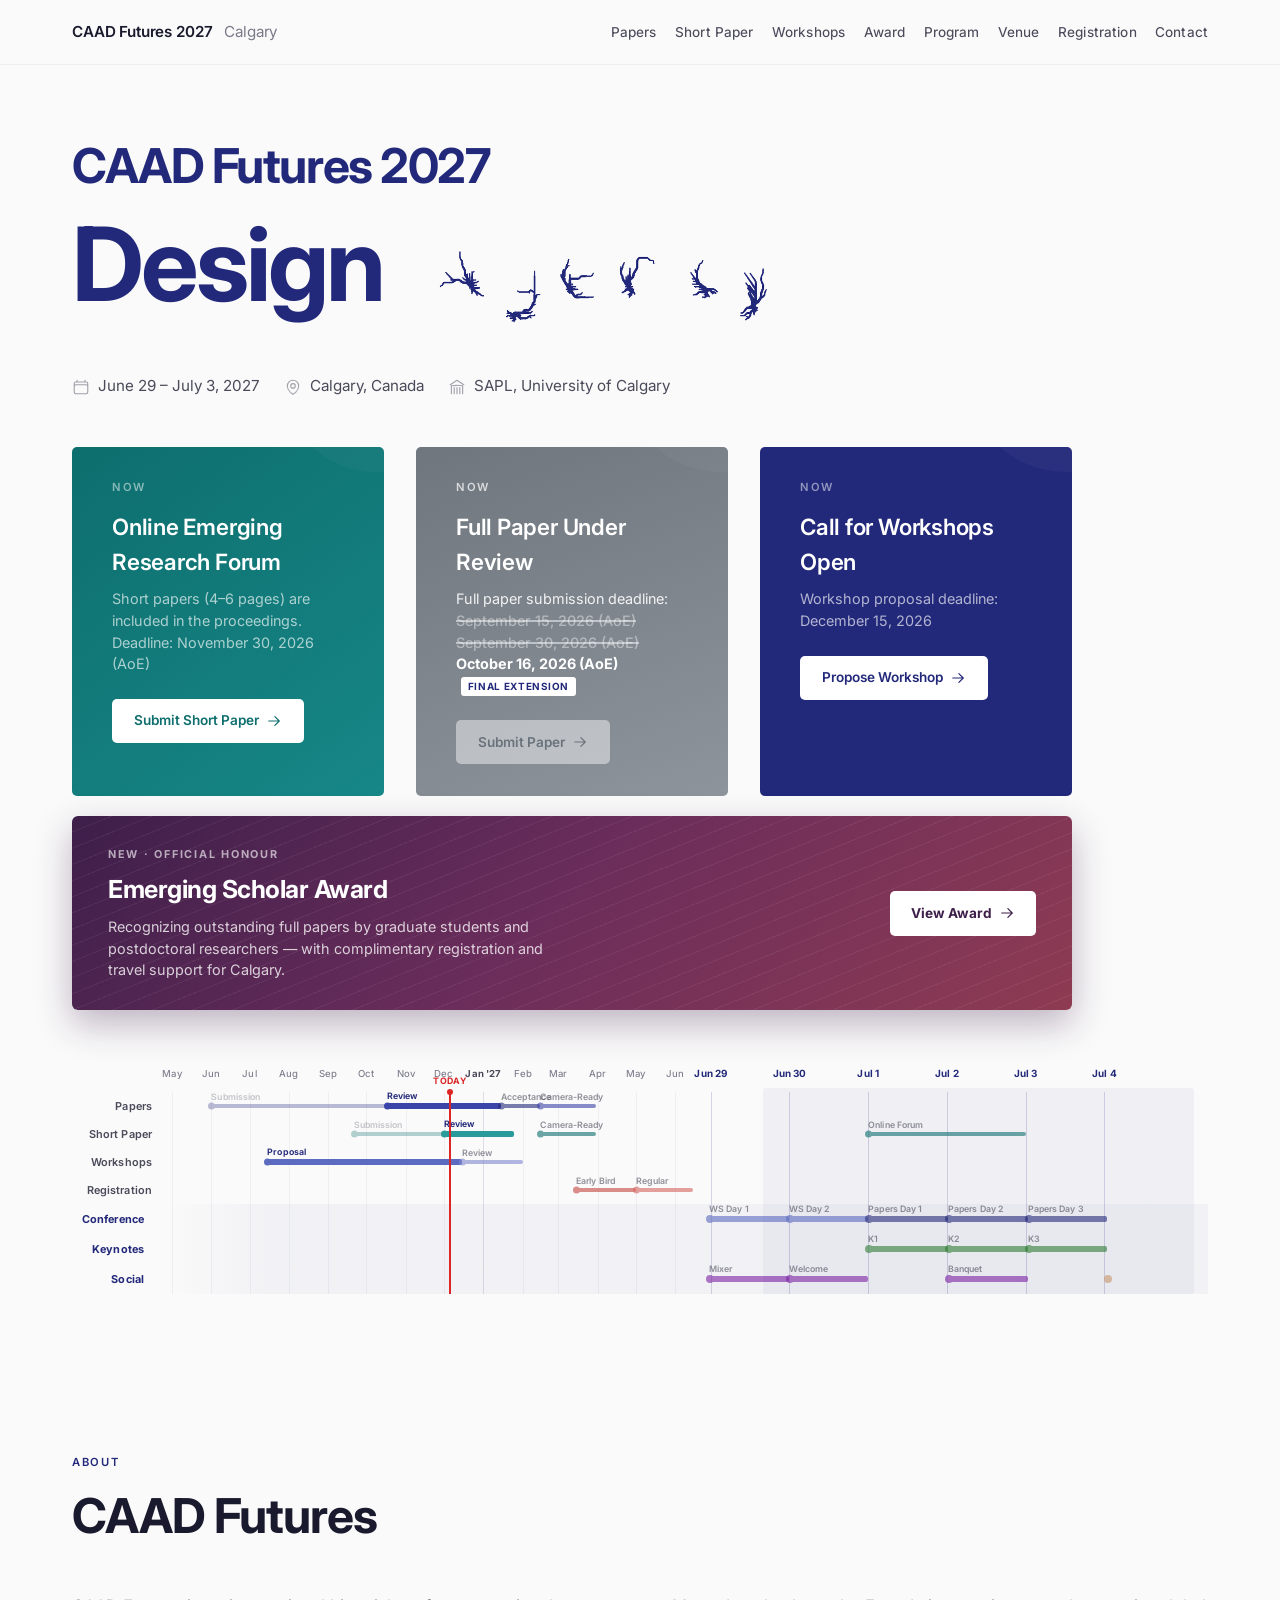
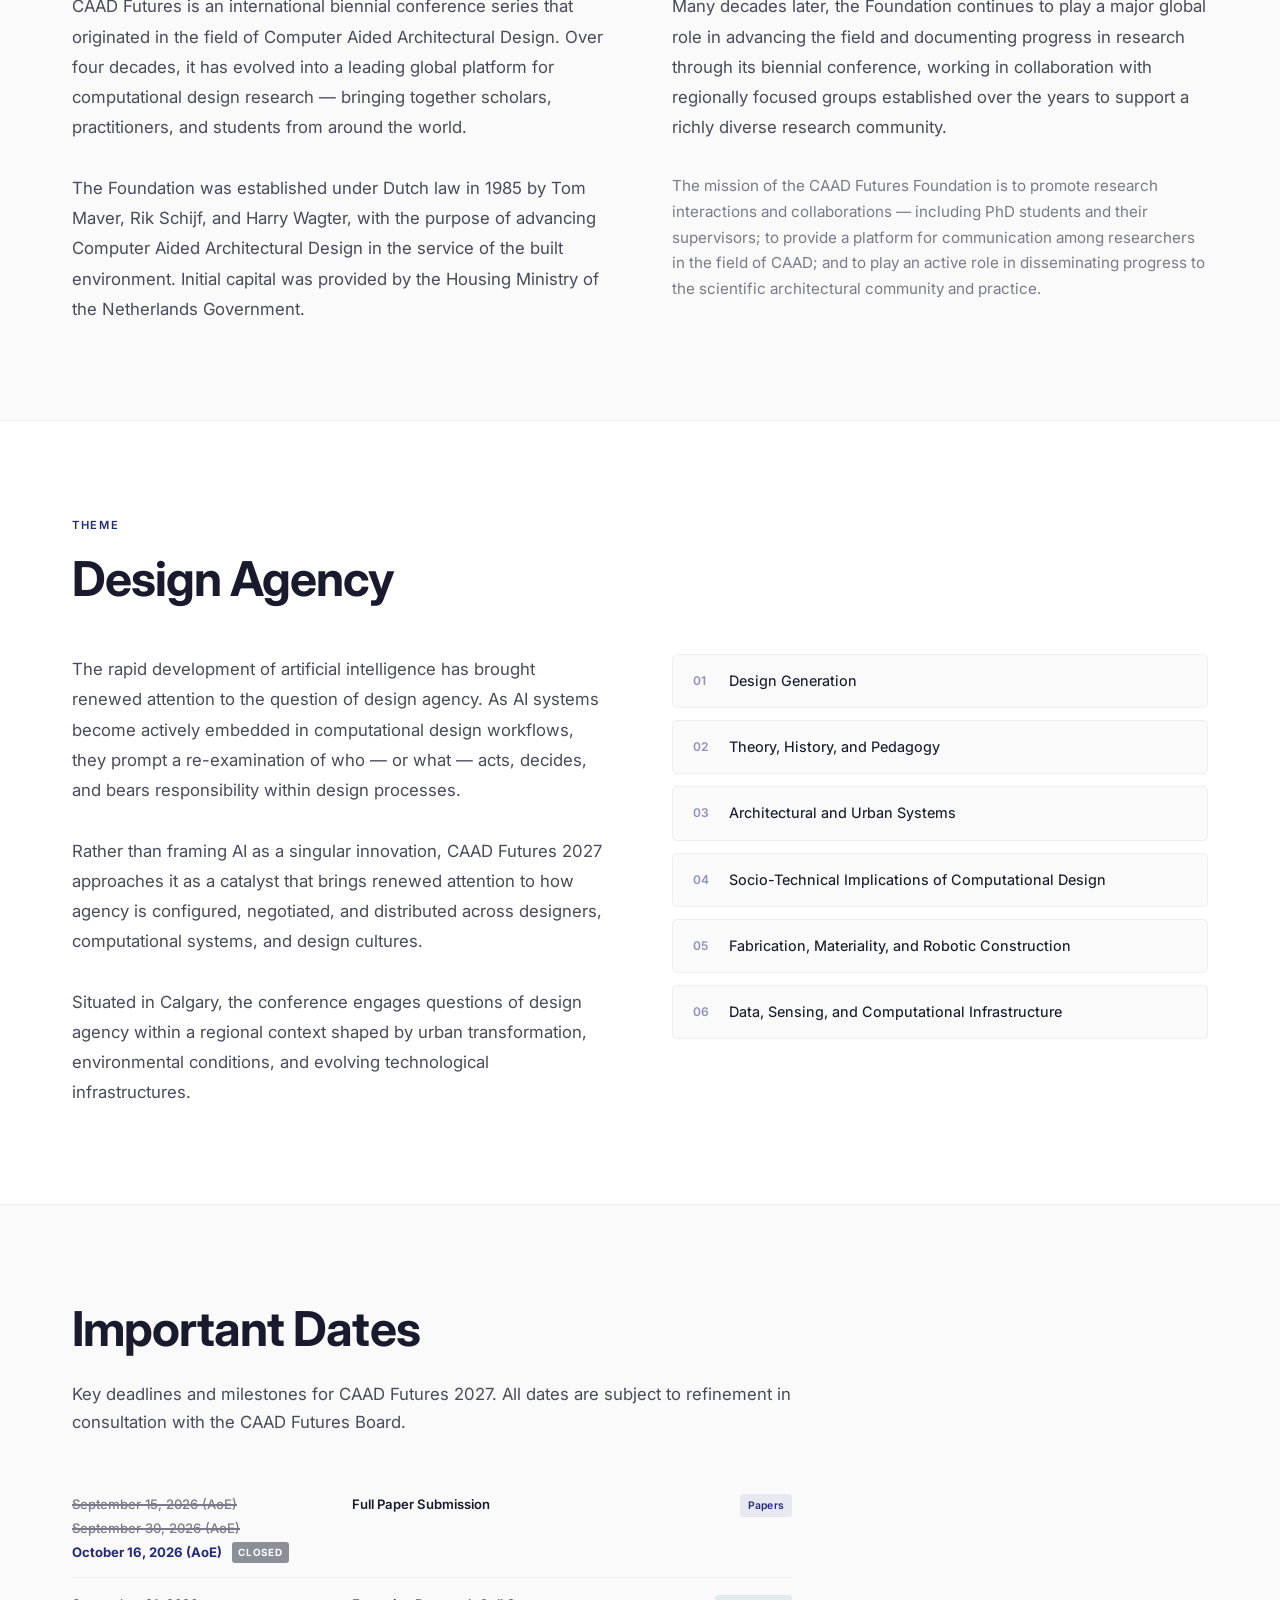
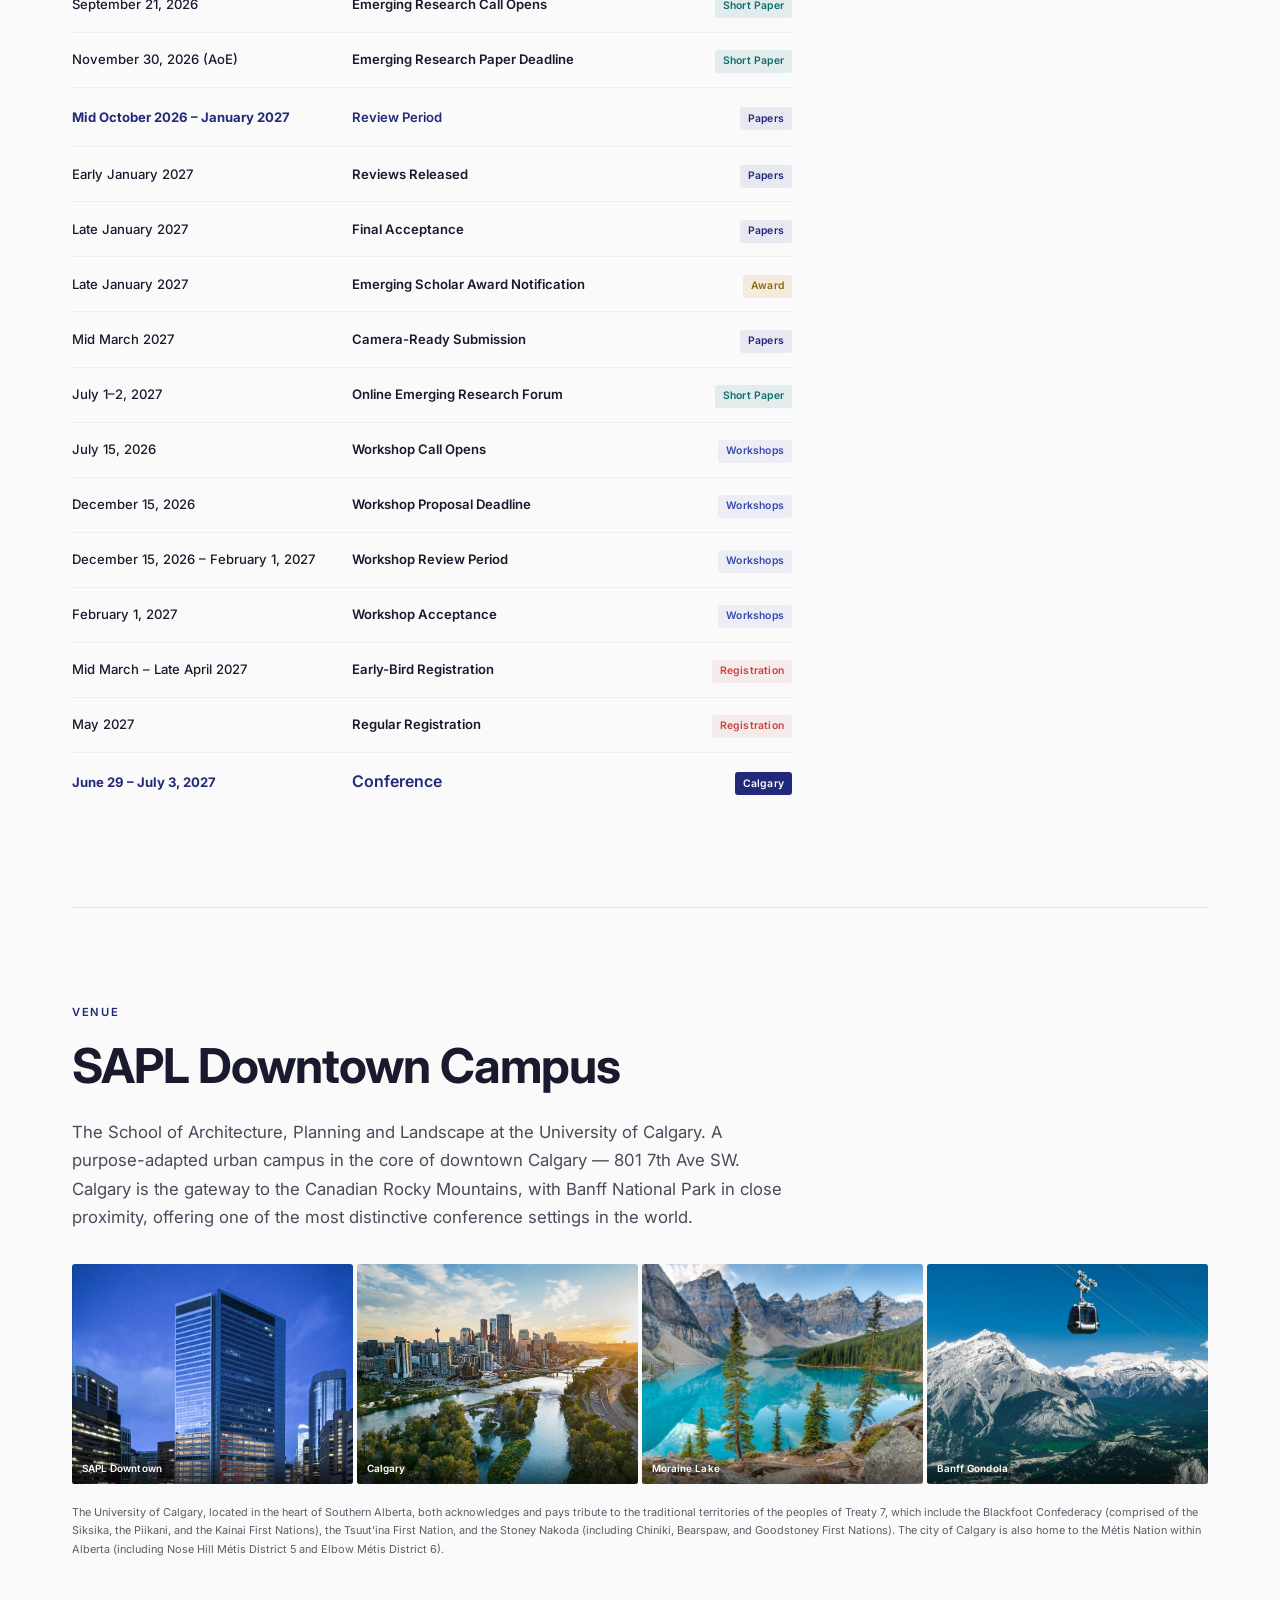
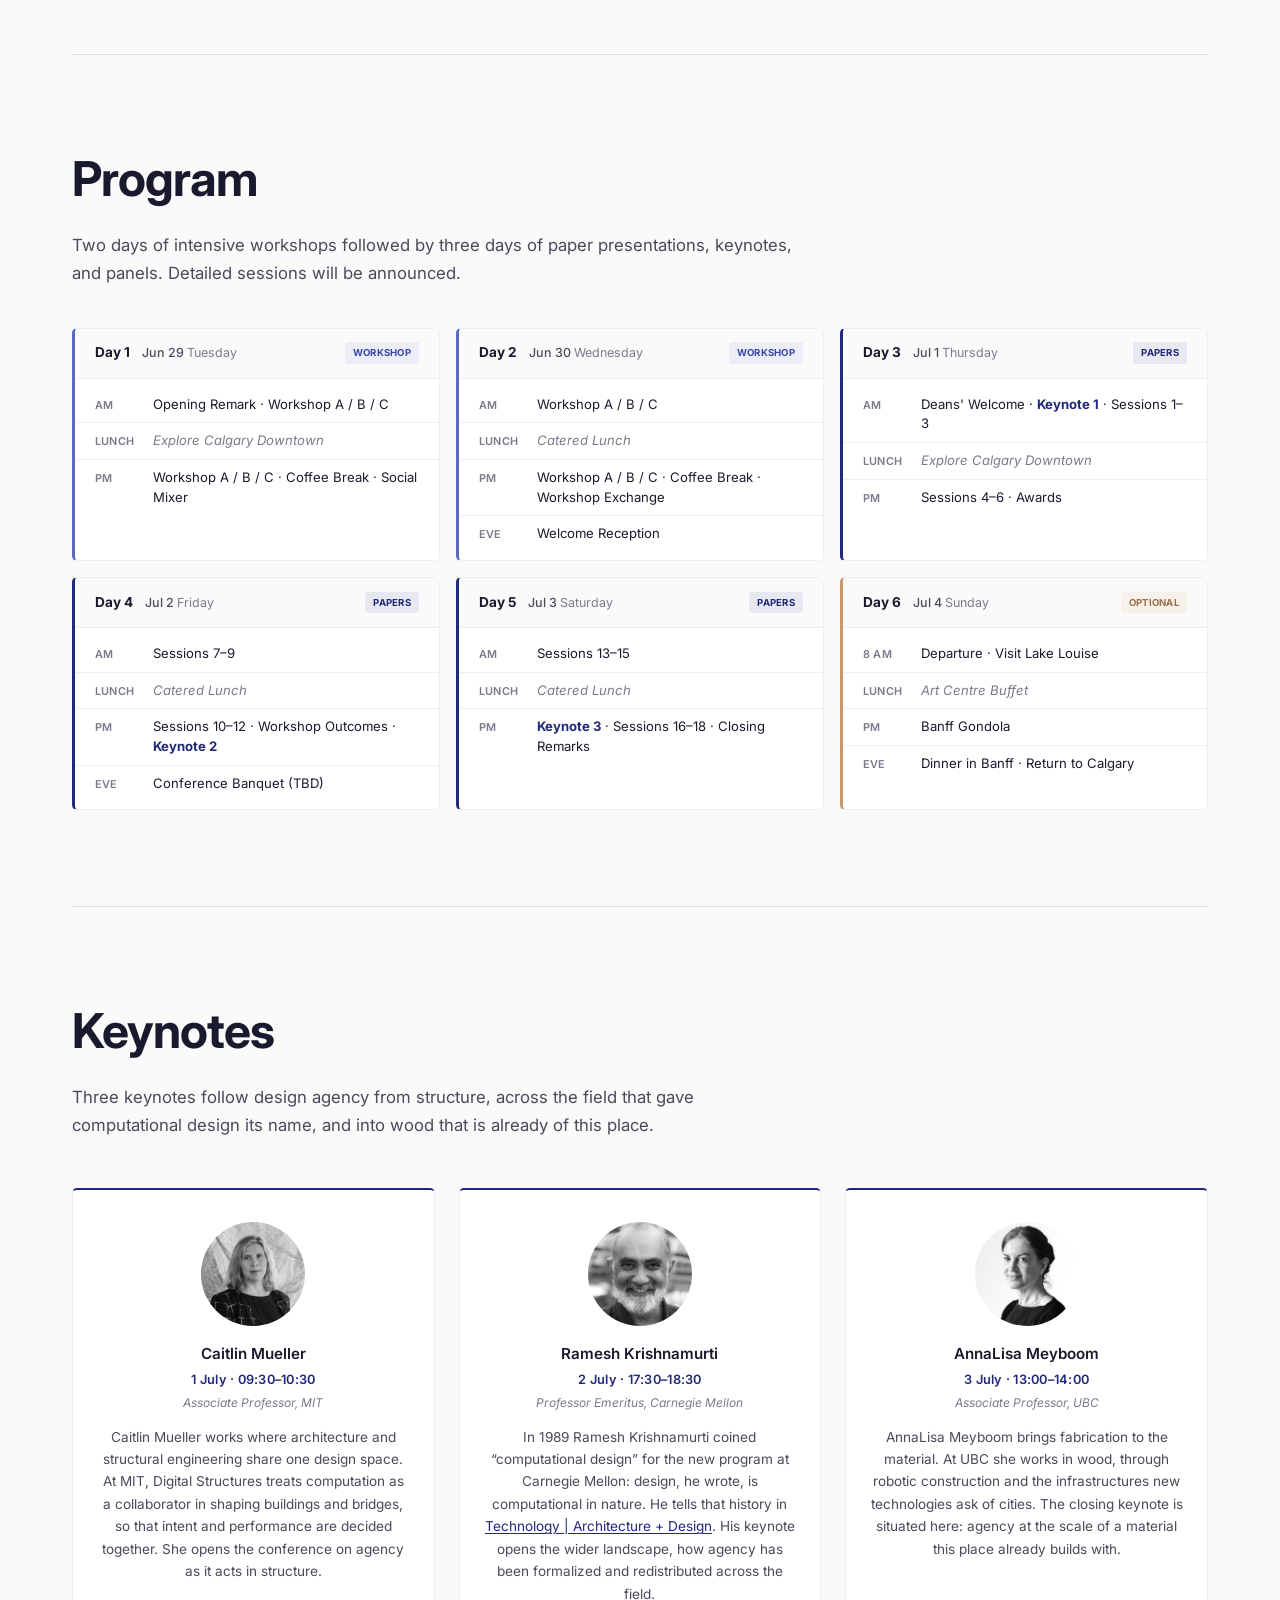
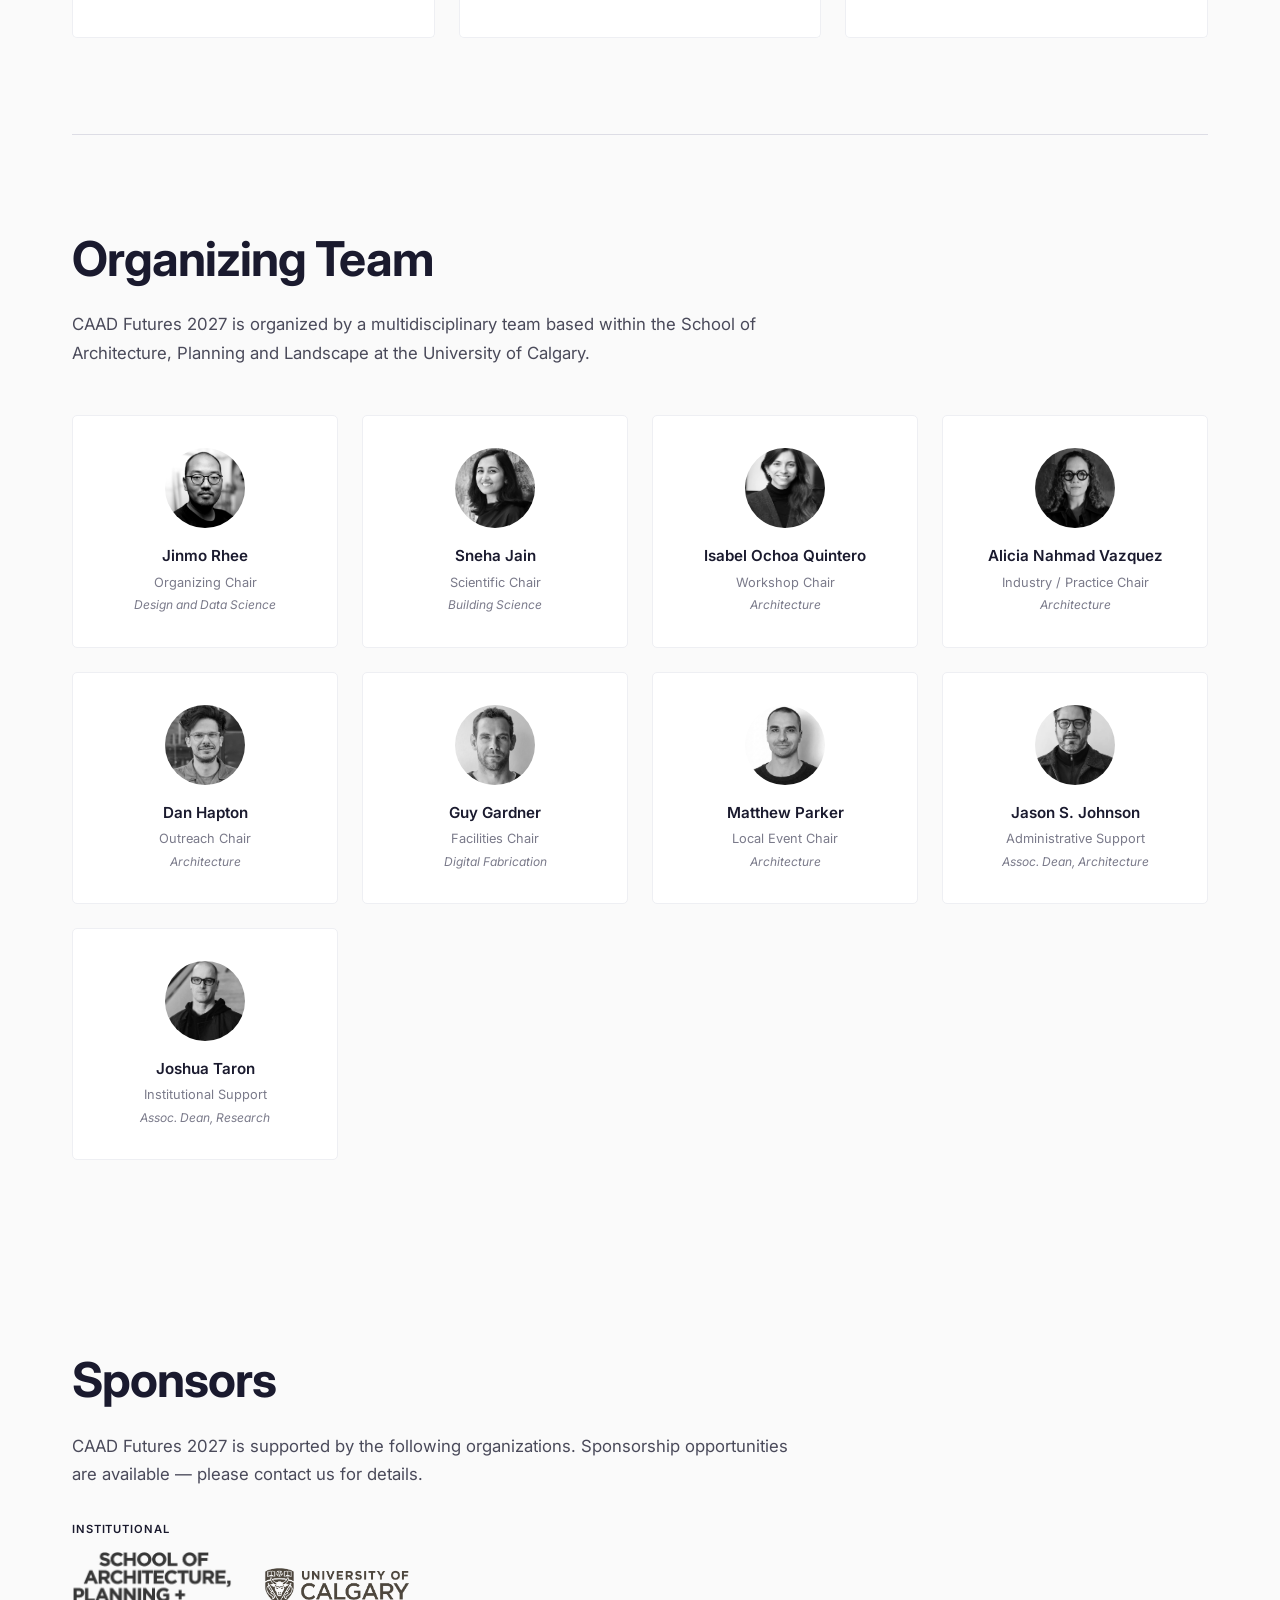
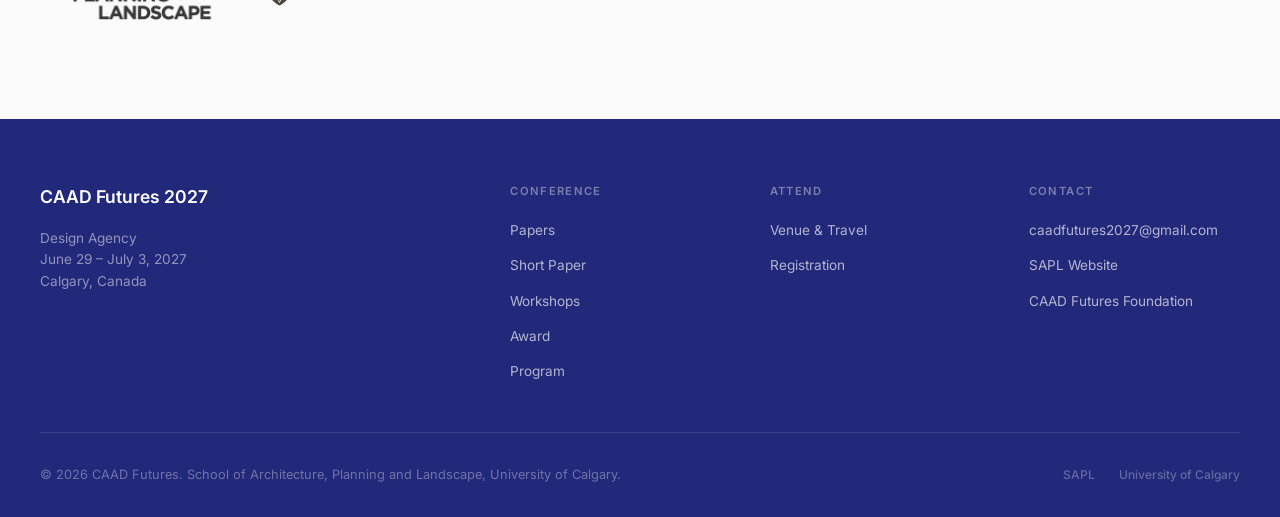
<file: index.html>
<!DOCTYPE html>
<html lang="en">
<head>
  <meta charset="UTF-8">
  <meta name="viewport" content="width=device-width, initial-scale=1.0">
  <title>CAAD Futures 2027 — Design Agency</title>
  <meta name="description" content="CAAD Futures 2027: Design Agency. June 29 – July 3, 2027. Calgary, Canada. An international conference on computational design, AI, and design agency.">
  <link rel="icon" type="image/x-icon" href="favicon.ico">
  <link rel="icon" type="image/png" sizes="32x32" href="favicon-32x32.png">
  <link rel="icon" type="image/png" sizes="16x16" href="favicon-16x16.png">
  <link rel="apple-touch-icon" sizes="180x180" href="apple-touch-icon.png">
  <link rel="preconnect" href="https://fonts.googleapis.com">
  <link rel="preconnect" href="https://fonts.gstatic.com" crossorigin>
  <link href="https://fonts.googleapis.com/css2?family=Inter:wght@300;400;500;600;700&display=swap" rel="stylesheet">
  <link rel="stylesheet" href="css/style.css">
  <style>
    .reveal {
      opacity: 0;
      transform: translateY(24px);
      transition: opacity 0.7s ease, transform 0.7s ease;
    }
    .reveal.revealed {
      opacity: 1;
      transform: translateY(0);
    }
  </style>
</head>
<body data-phase="A">

  <!-- ══ NAV ══ -->
  <nav class="nav">
    <div class="nav-inner">
      <a href="index.html" class="nav-logo">CAAD Futures 2027 <span>Calgary</span></a>
      <ul class="nav-links">
        <li><a href="papers.html">Papers</a></li>
        <li><a href="short-papers.html">Short Paper</a></li>
        <li><a href="workshops.html">Workshops</a></li>
        <li><a href="award.html">Award</a></li>
        <li><a href="program.html">Program</a></li>
        <li><a href="venue.html">Venue</a></li>
        <li><a href="registration.html">Registration</a></li>
        <li><a href="contact.html">Contact</a></li>
      </ul>
      <div class="nav-hamburger" aria-label="Menu">
        <span></span>
        <span></span>
        <span></span>
      </div>
    </div>
  </nav>

  <!-- ══ MOBILE MENU ══ -->
  <div class="mobile-menu">
    <a href="papers.html">Papers</a>
    <a href="short-papers.html">Short Paper</a>
    <a href="workshops.html">Workshops</a>
    <a href="award.html">Award</a>
    <a href="program.html">Program</a>
    <a href="venue.html">Venue</a>
    <a href="registration.html">Registration</a>
    <a href="contact.html">Contact</a>
  </div>

  <!-- ══ HERO ══ -->
  <section class="hero">
    <p class="hero-eyebrow">CAAD Futures 2027</p>
    <h1 class="hero-title">Design <img src="img/hero-agency.gif" alt="Agency" class="hero-agency-gif"></h1>

    <div class="hero-meta">
      <div class="hero-meta-item">
        <svg xmlns="http://www.w3.org/2000/svg" fill="none" viewBox="0 0 24 24" stroke-width="1.5" stroke="currentColor">
          <path stroke-linecap="round" stroke-linejoin="round" d="M6.75 3v2.25M17.25 3v2.25M3 18.75V7.5a2.25 2.25 0 012.25-2.25h13.5A2.25 2.25 0 0121 7.5v11.25m-18 0A2.25 2.25 0 005.25 21h13.5A2.25 2.25 0 0021 18.75m-18 0v-7.5A2.25 2.25 0 015.25 9h13.5A2.25 2.25 0 0121 11.25v7.5"/>
        </svg>
        June 29 – July 3, 2027
      </div>
      <div class="hero-meta-item">
        <svg xmlns="http://www.w3.org/2000/svg" fill="none" viewBox="0 0 24 24" stroke-width="1.5" stroke="currentColor">
          <path stroke-linecap="round" stroke-linejoin="round" d="M15 10.5a3 3 0 11-6 0 3 3 0 016 0z"/>
          <path stroke-linecap="round" stroke-linejoin="round" d="M19.5 10.5c0 7.142-7.5 11.25-7.5 11.25S4.5 17.642 4.5 10.5a7.5 7.5 0 1115 0z"/>
        </svg>
        Calgary, Canada
      </div>
      <div class="hero-meta-item">
        <svg xmlns="http://www.w3.org/2000/svg" fill="none" viewBox="0 0 24 24" stroke-width="1.5" stroke="currentColor">
          <path stroke-linecap="round" stroke-linejoin="round" d="M12 21v-8.25M15.75 21v-8.25M8.25 21v-8.25M3 9l9-6 9 6m-1.5 12V10.332A48.36 48.36 0 0012 9.75c-2.551 0-5.056.2-7.5.582V21"/>
        </svg>
        SAPL, University of Calgary
      </div>
    </div>

    <!-- Phase Dashboard Cards -->
    <div class="phase-cards">
      <div class="phase-card phase-card--ers phase-card--pulse">
        <p class="phase-label">Now</p>
        <h3 class="phase-title">Online Emerging Research Forum</h3>
        <p class="phase-desc">Short papers (4–6 pages) are included in the proceedings. Deadline: November 30, 2026 (AoE)</p>
        <a href="short-papers.html" class="phase-btn">
          <span>Submit Short Paper</span>
          <svg xmlns="http://www.w3.org/2000/svg" fill="none" viewBox="0 0 24 24" stroke-width="2" stroke="currentColor">
            <path stroke-linecap="round" stroke-linejoin="round" d="M13.5 4.5L21 12m0 0l-7.5 7.5M21 12H3"/>
          </svg>
        </a>
      </div>

      <div class="phase-card phase-card--review">
        <p class="phase-label">Now</p>
        <h3 class="phase-title">Full Paper Under Review</h3>
        <p class="phase-desc" data-deadline="current">Full paper submission deadline: <s class="deadline-old">September 15, 2026 (AoE)</s> <strong class="deadline-new">September 30, 2026 (AoE)</strong> <span class="deadline-badge">Extended</span></p>
        <p class="phase-desc" data-deadline="final" hidden>Full paper submission deadline: <s class="deadline-old">September 15, 2026 (AoE)</s> <s class="deadline-old">September 30, 2026 (AoE)</s> <strong class="deadline-new">October 16, 2026 (AoE)</strong> <span class="deadline-badge">Final Extension</span></p>
        <span class="phase-btn is-disabled" aria-disabled="true">
          <span>Submit Paper</span>
          <svg xmlns="http://www.w3.org/2000/svg" fill="none" viewBox="0 0 24 24" stroke-width="2" stroke="currentColor">
            <path stroke-linecap="round" stroke-linejoin="round" d="M13.5 4.5L21 12m0 0l-7.5 7.5M21 12H3"/>
          </svg>
        </span>
      </div>

      <div class="phase-card">
        <p class="phase-label">Now</p>
        <h3 class="phase-title">Call for Workshops Open</h3>
        <p class="phase-desc">Workshop proposal deadline: December 15, 2026</p>
        <a href="workshops.html" class="phase-btn">
          <span>Propose Workshop</span>
          <svg xmlns="http://www.w3.org/2000/svg" fill="none" viewBox="0 0 24 24" stroke-width="2" stroke="currentColor">
            <path stroke-linecap="round" stroke-linejoin="round" d="M13.5 4.5L21 12m0 0l-7.5 7.5M21 12H3"/>
          </svg>
        </a>
      </div>

    </div>

    <a class="award-spotlight" href="award.html">
      <div class="award-spotlight-copy">
        <p class="award-spotlight-kicker">New · Official Honour</p>
        <h3 class="award-spotlight-title">Emerging Scholar Award</h3>
        <p class="award-spotlight-desc">Recognizing outstanding full papers by graduate students and postdoctoral researchers — with complimentary registration and travel support for Calgary.</p>
      </div>
      <span class="award-spotlight-cta">
        <span>View Award</span>
        <svg xmlns="http://www.w3.org/2000/svg" fill="none" viewBox="0 0 24 24" stroke-width="2" stroke="currentColor">
          <path stroke-linecap="round" stroke-linejoin="round" d="M13.5 4.5L21 12m0 0l-7.5 7.5M21 12H3"/>
        </svg>
      </span>
    </a>

    <!-- Gantt Timeline -->
    <div class="gantt" id="gantt"></div>

  </section>


  <!-- ══ ABOUT CAAD FUTURES ══ -->
  <section class="section reveal" id="about">
    <p class="section-label">About</p>
    <h2 class="section-title">CAAD Futures</h2>
    <div class="theme-grid">
      <div class="theme-text">
        <p>CAAD Futures is an international biennial conference series that originated in the field of Computer Aided Architectural Design. Over four decades, it has evolved into a leading global platform for computational design research — bringing together scholars, practitioners, and students from around the world.</p>
        <br>
        <p>The Foundation was established under Dutch law in 1985 by Tom Maver, Rik Schijf, and Harry Wagter, with the purpose of advancing Computer Aided Architectural Design in the service of the built environment. Initial capital was provided by the Housing Ministry of the Netherlands Government.</p>
      </div>
      <div class="theme-text">
        <p>Many decades later, the Foundation continues to play a major global role in advancing the field and documenting progress in research through its biennial conference, working in collaboration with regionally focused groups established over the years to support a richly diverse research community.</p>
        <br>
        <p style="font-size:0.95rem; color:var(--color-text-tertiary); line-height:1.7;">The mission of the CAAD Futures Foundation is to promote research interactions and collaborations — including PhD students and their supervisors; to provide a platform for communication among researchers in the field of CAAD; and to play an active role in disseminating progress to the scientific architectural community and practice.</p>
      </div>
    </div>
  </section>


  <!-- ══ THEME ══ -->
  <section class="theme-section" id="theme">
    <div class="section reveal">
      <p class="section-label">Theme</p>
      <h2 class="section-title">Design Agency</h2>
      <div class="theme-grid">
        <div class="theme-text">
          <p>The rapid development of artificial intelligence has brought renewed attention to the question of design agency. As AI systems become actively embedded in computational design workflows, they prompt a re-examination of who — or what — acts, decides, and bears responsibility within design processes.</p>
          <br>
          <p>Rather than framing AI as a singular innovation, CAAD Futures 2027 approaches it as a catalyst that brings renewed attention to how agency is configured, negotiated, and distributed across designers, computational systems, and design cultures.</p>
          <br>
          <p>Situated in Calgary, the conference engages questions of design agency within a regional context shaped by urban transformation, environmental conditions, and evolving technological infrastructures.</p>
        </div>
        <div class="theme-topics">
          <div class="topic-item">
            <span class="topic-number">01</span>
            <span class="topic-text">Design Generation</span>
          </div>
          <div class="topic-item">
            <span class="topic-number">02</span>
            <span class="topic-text">Theory, History, and Pedagogy</span>
          </div>
          <div class="topic-item">
            <span class="topic-number">03</span>
            <span class="topic-text">Architectural and Urban Systems</span>
          </div>
          <div class="topic-item">
            <span class="topic-number">04</span>
            <span class="topic-text">Socio-Technical Implications of Computational Design</span>
          </div>
          <div class="topic-item">
            <span class="topic-number">05</span>
            <span class="topic-text">Fabrication, Materiality, and Robotic Construction</span>
          </div>
          <div class="topic-item">
            <span class="topic-number">06</span>
            <span class="topic-text">Data, Sensing, and Computational Infrastructure</span>
          </div>
        </div>
      </div>
    </div>
  </section>


  <!-- ══ IMPORTANT DATES ══ -->
  <section class="section reveal" id="dates">
    <!-- <p class="section-label">Important Dates</p> -->
    <h2 class="section-title">Important Dates</h2>
    <p class="section-desc">Key deadlines and milestones for CAAD Futures 2027. All dates are subject to refinement in consultation with the CAAD Futures Board.</p>

    <table class="dates-table">
      <tbody>
        <tr class="dates-row">
          <td class="dates-date dates-date--extended">
            <span data-deadline="current">
              <s class="deadline-old">September 15, 2026 (AoE)</s>
              <span class="deadline-new">September 30, 2026 (AoE)</span>
              <span class="deadline-badge">Extended</span>
            </span>
            <span data-deadline="final" hidden>
              <s class="deadline-old">September 15, 2026 (AoE)</s>
              <s class="deadline-old">September 30, 2026 (AoE)</s>
              <span class="deadline-new">October 16, 2026 (AoE)</span>
              <span class="deadline-badge deadline-badge--closed">Closed</span>
            </span>
          </td>
          <td class="dates-event">Full Paper Submission</td>
          <td class="dates-tag"><span class="tag-papers">Papers</span></td>
        </tr>
        <tr class="dates-row">
          <td class="dates-date">September 21, 2026</td>
          <td class="dates-event">Emerging Research Call Opens</td>
          <td class="dates-tag"><span class="tag-short">Short Paper</span></td>
        </tr>
        <tr class="dates-row">
          <td class="dates-date">November 30, 2026 (AoE)</td>
          <td class="dates-event">Emerging Research Paper Deadline</td>
          <td class="dates-tag"><span class="tag-short">Short Paper</span></td>
        </tr>
        <tr class="dates-row is-now">
          <td class="dates-date">
            <span data-deadline="current">October 2026 – January 2027</span>
            <span data-deadline="final" hidden>Mid October 2026 – January 2027</span>
          </td>
          <td class="dates-event">Review Period</td>
          <td class="dates-tag"><span class="tag-papers">Papers</span></td>
        </tr>
        <tr class="dates-row">
          <td class="dates-date">Early January 2027</td>
          <td class="dates-event">Reviews Released</td>
          <td class="dates-tag"><span class="tag-papers">Papers</span></td>
        </tr>
        <tr class="dates-row">
          <td class="dates-date">Late January 2027</td>
          <td class="dates-event">Final Acceptance</td>
          <td class="dates-tag"><span class="tag-papers">Papers</span></td>
        </tr>
        <tr class="dates-row">
          <td class="dates-date">Late January 2027</td>
          <td class="dates-event">Emerging Scholar Award Notification</td>
          <td class="dates-tag"><span class="tag-award">Award</span></td>
        </tr>
        <tr class="dates-row">
          <td class="dates-date">Mid March 2027</td>
          <td class="dates-event">Camera-Ready Submission</td>
          <td class="dates-tag"><span class="tag-papers">Papers</span></td>
        </tr>
        <tr class="dates-row">
          <td class="dates-date">July 1–2, 2027</td>
          <td class="dates-event">Online Emerging Research Forum</td>
          <td class="dates-tag"><span class="tag-short">Short Paper</span></td>
        </tr>
        <tr class="dates-row">
          <td class="dates-date">July 15, 2026</td>
          <td class="dates-event">Workshop Call Opens</td>
          <td class="dates-tag"><span class="tag-workshops">Workshops</span></td>
        </tr>
        <tr class="dates-row">
          <td class="dates-date">December 15, 2026</td>
          <td class="dates-event">Workshop Proposal Deadline</td>
          <td class="dates-tag"><span class="tag-workshops">Workshops</span></td>
        </tr>
        <tr class="dates-row">
          <td class="dates-date">December 15, 2026 – February 1, 2027</td>
          <td class="dates-event">Workshop Review Period</td>
          <td class="dates-tag"><span class="tag-workshops">Workshops</span></td>
        </tr>
        <tr class="dates-row">
          <td class="dates-date">February 1, 2027</td>
          <td class="dates-event">Workshop Acceptance</td>
          <td class="dates-tag"><span class="tag-workshops">Workshops</span></td>
        </tr>
        <tr class="dates-row">
          <td class="dates-date">Mid March – Late April 2027</td>
          <td class="dates-event">Early-Bird Registration</td>
          <td class="dates-tag"><span class="tag-reg">Registration</span></td>
        </tr>
        <tr class="dates-row">
          <td class="dates-date">May 2027</td>
          <td class="dates-event">Regular Registration</td>
          <td class="dates-tag"><span class="tag-reg">Registration</span></td>
        </tr>
        <tr class="dates-row dates-conf">
          <td class="dates-date">June 29 – July 3, 2027</td>
          <td class="dates-event">Conference</td>
          <td class="dates-tag"><span class="tag-conf">Calgary</span></td>
        </tr>
      </tbody>
    </table>
  </section>


  <div class="divider"><hr></div>


  <!-- ══ VENUE PREVIEW ══ -->
  <section class="section reveal" id="venue-preview">
    <p class="section-label">Venue</p>
    <h2 class="section-title">SAPL Downtown Campus</h2>
    <p class="section-desc">The School of Architecture, Planning and Landscape at the University of Calgary. A purpose-adapted urban campus in the core of downtown Calgary — 801 7th Ave SW. Calgary is the gateway to the Canadian Rocky Mountains, with Banff National Park in close proximity, offering one of the most distinctive conference settings in the world.</p>

    <div class="venue-collage-4col">
      <div>
        <img src="imgs/sapl_downtown.png" alt="SAPL Downtown Campus">
        <span class="venue-collage-label">SAPL Downtown</span>
      </div>
      <div>
        <img src="imgs/calgary_summer.png" alt="Calgary & Bow River">
        <span class="venue-collage-label">Calgary</span>
      </div>
      <div>
        <img src="imgs/moraine_lake.png" alt="Moraine Lake">
        <span class="venue-collage-label">Moraine Lake</span>
      </div>
      <div>
        <img src="imgs/banff_gondola.png" alt="Banff Gondola">
        <span class="venue-collage-label">Banff Gondola</span>
      </div>
    </div>

    <p class="land-acknowledgement">The University of Calgary, located in the heart of Southern Alberta, both acknowledges and pays tribute to the traditional territories of the peoples of Treaty 7, which include the Blackfoot Confederacy (comprised of the Siksika, the Piikani, and the Kainai First Nations), the Tsuut'ina First Nation, and the Stoney Nakoda (including Chiniki, Bearspaw, and Goodstoney First Nations). The city of Calgary is also home to the Métis Nation within Alberta (including Nose Hill Métis District 5 and Elbow Métis District 6).</p>
  </section>


  <div class="divider"><hr></div>


  <!-- ══ PROGRAM ══ -->
  <section class="section reveal" id="program-preview">
    <!-- <p class="section-label">Program</p> -->
    <h2 class="section-title">Program</h2>
    <p class="section-desc">Two days of intensive workshops followed by three days of paper presentations, keynotes, and panels. Detailed sessions will be announced.</p>

    <div class="program-grid">

      <!-- Day 1 -->
      <div class="program-day program-day--ws">
        <div class="program-day-header">
          <div class="program-day-num">Day 1</div>
          <div class="program-day-date">Jun 29 <span>Tuesday</span></div>
          <div class="program-day-type tag-ws">Workshop</div>
        </div>
        <div class="program-day-body">
          <div class="program-slot">
            <span class="program-time">AM</span>
            <span class="program-item">Opening Remark &middot; Workshop A / B / C</span>
          </div>
          <div class="program-slot">
            <span class="program-time">Lunch</span>
            <span class="program-item program-item--light">Explore Calgary Downtown</span>
          </div>
          <div class="program-slot">
            <span class="program-time">PM</span>
            <span class="program-item">Workshop A / B / C &middot; Coffee Break &middot; Social Mixer</span>
          </div>
        </div>
      </div>

      <!-- Day 2 -->
      <div class="program-day program-day--ws">
        <div class="program-day-header">
          <div class="program-day-num">Day 2</div>
          <div class="program-day-date">Jun 30 <span>Wednesday</span></div>
          <div class="program-day-type tag-ws">Workshop</div>
        </div>
        <div class="program-day-body">
          <div class="program-slot">
            <span class="program-time">AM</span>
            <span class="program-item">Workshop A / B / C</span>
          </div>
          <div class="program-slot">
            <span class="program-time">Lunch</span>
            <span class="program-item program-item--light">Catered Lunch</span>
          </div>
          <div class="program-slot">
            <span class="program-time">PM</span>
            <span class="program-item">Workshop A / B / C &middot; Coffee Break &middot; Workshop Exchange</span>
          </div>
          <div class="program-slot program-slot--eve">
            <span class="program-time">Eve</span>
            <span class="program-item program-item--social">Welcome Reception</span>
          </div>
        </div>
      </div>

      <!-- Day 3 -->
      <div class="program-day program-day--papers">
        <div class="program-day-header">
          <div class="program-day-num">Day 3</div>
          <div class="program-day-date">Jul 1 <span>Thursday</span></div>
          <div class="program-day-type tag-papers">Papers</div>
        </div>
        <div class="program-day-body">
          <div class="program-slot">
            <span class="program-time">AM</span>
            <span class="program-item">Deans' Welcome &middot; <strong>Keynote 1</strong> &middot; Sessions 1–3</span>
          </div>
          <div class="program-slot">
            <span class="program-time">Lunch</span>
            <span class="program-item program-item--light">Explore Calgary Downtown</span>
          </div>
          <div class="program-slot">
            <span class="program-time">PM</span>
            <span class="program-item">Sessions 4–6 &middot; Awards</span>
          </div>
        </div>
      </div>

      <!-- Day 4 -->
      <div class="program-day program-day--papers">
        <div class="program-day-header">
          <div class="program-day-num">Day 4</div>
          <div class="program-day-date">Jul 2 <span>Friday</span></div>
          <div class="program-day-type tag-papers">Papers</div>
        </div>
        <div class="program-day-body">
          <div class="program-slot">
            <span class="program-time">AM</span>
            <span class="program-item">Sessions 7–9</span>
          </div>
          <div class="program-slot">
            <span class="program-time">Lunch</span>
            <span class="program-item program-item--light">Catered Lunch</span>
          </div>
          <div class="program-slot">
            <span class="program-time">PM</span>
            <span class="program-item">Sessions 10–12 &middot; Workshop Outcomes &middot; <strong>Keynote 2</strong></span>
          </div>
          <div class="program-slot program-slot--eve">
            <span class="program-time">Eve</span>
            <span class="program-item program-item--social">Conference Banquet (TBD)</span>
          </div>
        </div>
      </div>

      <!-- Day 5 -->
      <div class="program-day program-day--papers">
        <div class="program-day-header">
          <div class="program-day-num">Day 5</div>
          <div class="program-day-date">Jul 3 <span>Saturday</span></div>
          <div class="program-day-type tag-papers">Papers</div>
        </div>
        <div class="program-day-body">
          <div class="program-slot">
            <span class="program-time">AM</span>
            <span class="program-item">Sessions 13–15</span>
          </div>
          <div class="program-slot">
            <span class="program-time">Lunch</span>
            <span class="program-item program-item--light">Catered Lunch</span>
          </div>
          <div class="program-slot">
            <span class="program-time">PM</span>
            <span class="program-item"><strong>Keynote 3</strong> &middot; Sessions 16–18 &middot; Closing Remarks</span>
          </div>
        </div>
      </div>

      <!-- Day 6 -->
      <div class="program-day program-day--optional">
        <div class="program-day-header">
          <div class="program-day-num">Day 6</div>
          <div class="program-day-date">Jul 4 <span>Sunday</span></div>
          <div class="program-day-type tag-optional">Optional</div>
        </div>
        <div class="program-day-body">
          <div class="program-slot">
            <span class="program-time">8 AM</span>
            <span class="program-item">Departure &middot; Visit Lake Louise</span>
          </div>
          <div class="program-slot">
            <span class="program-time">Lunch</span>
            <span class="program-item program-item--light">Art Centre Buffet</span>
          </div>
          <div class="program-slot">
            <span class="program-time">PM</span>
            <span class="program-item">Banff Gondola</span>
          </div>
          <div class="program-slot program-slot--eve">
            <span class="program-time">Eve</span>
            <span class="program-item program-item--social">Dinner in Banff &middot; Return to Calgary</span>
          </div>
        </div>
      </div>

    </div>
  </section>


  <div class="divider"><hr></div>


  <!-- ══ KEYNOTES ══ -->
  <section class="section reveal" id="keynotes">
    <h2 class="section-title">Keynotes</h2>
    <p class="section-desc">Three keynotes follow design agency from structure, across the field that gave computational design its name, and into wood that is already of this place.</p>

    <div class="committee-grid keynote-grid">
      <article class="committee-card">
        <img class="committee-photo" src="imgs/caitlin_mueller.jpg" alt="Caitlin Mueller">
        <p class="committee-name"><a href="https://architecture.mit.edu/people/caitlin-mueller" target="_blank" rel="noopener">Caitlin Mueller</a></p>
        <p class="committee-role">1 July · 09:30–10:30</p>
        <p class="committee-dept">Associate Professor, MIT</p>
        <p class="keynote-bio">Caitlin Mueller works where architecture and structural engineering share one design space. At MIT, Digital Structures treats computation as a collaborator in shaping buildings and bridges, so that intent and performance are decided together. She opens the conference on agency as it acts in structure.</p>
      </article>

      <article class="committee-card">
        <img class="committee-photo" src="imgs/ramesh_krishnamurti.jpg" alt="Ramesh Krishnamurti">
        <p class="committee-name"><a href="https://www.architecture.cmu.edu/profiles/ramesh-krishnamurti" target="_blank" rel="noopener">Ramesh Krishnamurti</a></p>
        <p class="committee-role">2 July · 17:30–18:30</p>
        <p class="committee-dept">Professor Emeritus, Carnegie Mellon</p>
        <p class="keynote-bio">In 1989 Ramesh Krishnamurti coined “computational design” for the new program at Carnegie Mellon: design, he wrote, is computational in nature. He tells that history in <a href="https://www.tadjournal.org/prolegomena-to-computational-design-2/" target="_blank" rel="noopener">Technology | Architecture + Design</a>. His keynote opens the wider landscape, how agency has been formalized and redistributed across the field.</p>
      </article>

      <article class="committee-card">
        <img class="committee-photo" src="imgs/annalisa_meyboom.jpg" alt="AnnaLisa Meyboom">
        <p class="committee-name"><a href="https://sala.ubc.ca/people/annalisa-meyboom/" target="_blank" rel="noopener">AnnaLisa Meyboom</a></p>
        <p class="committee-role">3 July · 13:00–14:00</p>
        <p class="committee-dept">Associate Professor, UBC</p>
        <p class="keynote-bio">AnnaLisa Meyboom brings fabrication to the material. At UBC she works in wood, through robotic construction and the infrastructures new technologies ask of cities. The closing keynote is situated here: agency at the scale of a material this place already builds with.</p>
      </article>
    </div>
  </section>


  <div class="divider"><hr></div>


  <!-- ══ COMMITTEE ══ -->
  <section class="section reveal" id="committee">
    <!-- <p class="section-label">Organizing Team</p> -->
    <h2 class="section-title">Organizing Team</h2>
    <p class="section-desc">CAAD Futures 2027 is organized by a multidisciplinary team based within the School of Architecture, Planning and Landscape at the University of Calgary.</p>

    <div class="committee-grid">

      <div class="committee-card">
        <img class="committee-photo" src="imgs/jinmo_rhee.png" alt="Jinmo Rhee">
        <p class="committee-name">Jinmo Rhee</p>
        <p class="committee-role">Organizing Chair</p>
        <p class="committee-dept">Design and Data Science</p>
      </div>

      <div class="committee-card">
        <img class="committee-photo" src="imgs/sneha_jain.png" alt="Sneha Jain">
        <p class="committee-name">Sneha Jain</p>
        <p class="committee-role">Scientific Chair</p>
        <p class="committee-dept">Building Science</p>
      </div>

      <div class="committee-card">
        <img class="committee-photo" src="imgs/isabel_ochoa.png" alt="Isabel Ochoa Quintero">
        <p class="committee-name">Isabel Ochoa Quintero</p>
        <p class="committee-role">Workshop Chair</p>
        <p class="committee-dept">Architecture</p>
      </div>

      <div class="committee-card">
        <img class="committee-photo" src="imgs/alicia_nahmad.png" alt="Alicia Nahmad Vazquez">
        <p class="committee-name">Alicia Nahmad Vazquez</p>
        <p class="committee-role">Industry / Practice Chair</p>
        <p class="committee-dept">Architecture</p>
      </div>

      <div class="committee-card">
        <img class="committee-photo" src="imgs/dan_hapton.png" alt="Dan Hapton">
        <p class="committee-name">Dan Hapton</p>
        <p class="committee-role">Outreach Chair</p>
        <p class="committee-dept">Architecture</p>
      </div>

      <div class="committee-card">
        <img class="committee-photo" src="imgs/guy_gardner.png" alt="Guy Gardner">
        <p class="committee-name">Guy Gardner</p>
        <p class="committee-role">Facilities Chair</p>
        <p class="committee-dept">Digital Fabrication</p>
      </div>

      <div class="committee-card">
        <img class="committee-photo" src="imgs/matthew_parker.png" alt="Matthew Parker">
        <p class="committee-name">Matthew Parker</p>
        <p class="committee-role">Local Event Chair</p>
        <p class="committee-dept">Architecture</p>
      </div>

      <div class="committee-card">
        <img class="committee-photo" src="imgs/jason_johnson.png" alt="Jason S. Johnson">
        <p class="committee-name">Jason S. Johnson</p>
        <p class="committee-role">Administrative Support</p>
        <p class="committee-dept">Assoc. Dean, Architecture</p>
      </div>

      <div class="committee-card">
        <img class="committee-photo" src="imgs/josh_taron.png" alt="Joshua Taron">
        <p class="committee-name">Joshua Taron</p>
        <p class="committee-role">Institutional Support</p>
        <p class="committee-dept">Assoc. Dean, Research</p>
      </div>

    </div>
  </section>


  <!-- ══ SPONSORS ══ -->
  <section class="section reveal" id="sponsors">
    <h2 class="section-title">Sponsors</h2>
    <p class="section-desc">CAAD Futures 2027 is supported by the following organizations. Sponsorship opportunities are available — please contact us for details.</p>

    <div class="sponsor-tier">
      <p class="sponsor-tier-label">Institutional</p>
      <div class="sponsor-logos">
        <img class="sponsor-logo sponsor-logo-lg" src="imgs/sponsor_sapl.png" alt="School of Architecture, Planning and Landscape">
        <img class="sponsor-logo sponsor-logo-lg" src="imgs/sponsor_ucalgary.png" alt="University of Calgary">
      </div>
    </div>

    <!-- <div class="sponsor-tier">
      <p class="sponsor-tier-label">Partners</p>
      <div class="sponsor-logos">
        <img class="sponsor-logo" src="imgs/sponsor_perkinswill.png" alt="Perkins&Will">
      </div>
    </div> -->
  </section>


  <!-- ══ FOOTER ══ -->
  <footer class="footer">
    <div class="footer-inner">
      <div class="footer-grid">
        <div>
          <p class="footer-brand">CAAD Futures 2027</p>
          <p class="footer-brand-sub">
            Design Agency<br>
            June 29 – July 3, 2027<br>
            Calgary, Canada
          </p>
        </div>
        <div>
          <p class="footer-heading">Conference</p>
          <ul class="footer-links">
            <li><a href="papers.html">Papers</a></li>
            <li><a href="short-papers.html">Short Paper</a></li>
            <li><a href="workshops.html">Workshops</a></li>
            <li><a href="award.html">Award</a></li>
            <li><a href="program.html">Program</a></li>
          </ul>
        </div>
        <div>
          <p class="footer-heading">Attend</p>
          <ul class="footer-links">
            <li><a href="venue.html">Venue & Travel</a></li>
            <li><a href="registration.html">Registration</a></li>
          </ul>
        </div>
        <div>
          <p class="footer-heading">Contact</p>
          <ul class="footer-links">
            <li><a href="mailto:caadfutures2027@gmail.com">caadfutures2027@gmail.com</a></li>
            <li><a href="https://sapl.ucalgary.ca" target="_blank" rel="noopener">SAPL Website</a></li>
            <li><a href="https://www.caadfutures.org/" target="_blank" rel="noopener">CAAD Futures Foundation</a></li>
          </ul>
        </div>
      </div>
      <div class="footer-bottom">
        <p class="footer-copy">&copy; 2026 CAAD Futures. School of Architecture, Planning and Landscape, University of Calgary.</p>
        <div class="footer-logos">
          <span>SAPL</span>
          <span>University of Calgary</span>
        </div>
      </div>
    </div>
  </footer>

  <script src="js/main.js"></script>
</body>
</html>
</file>
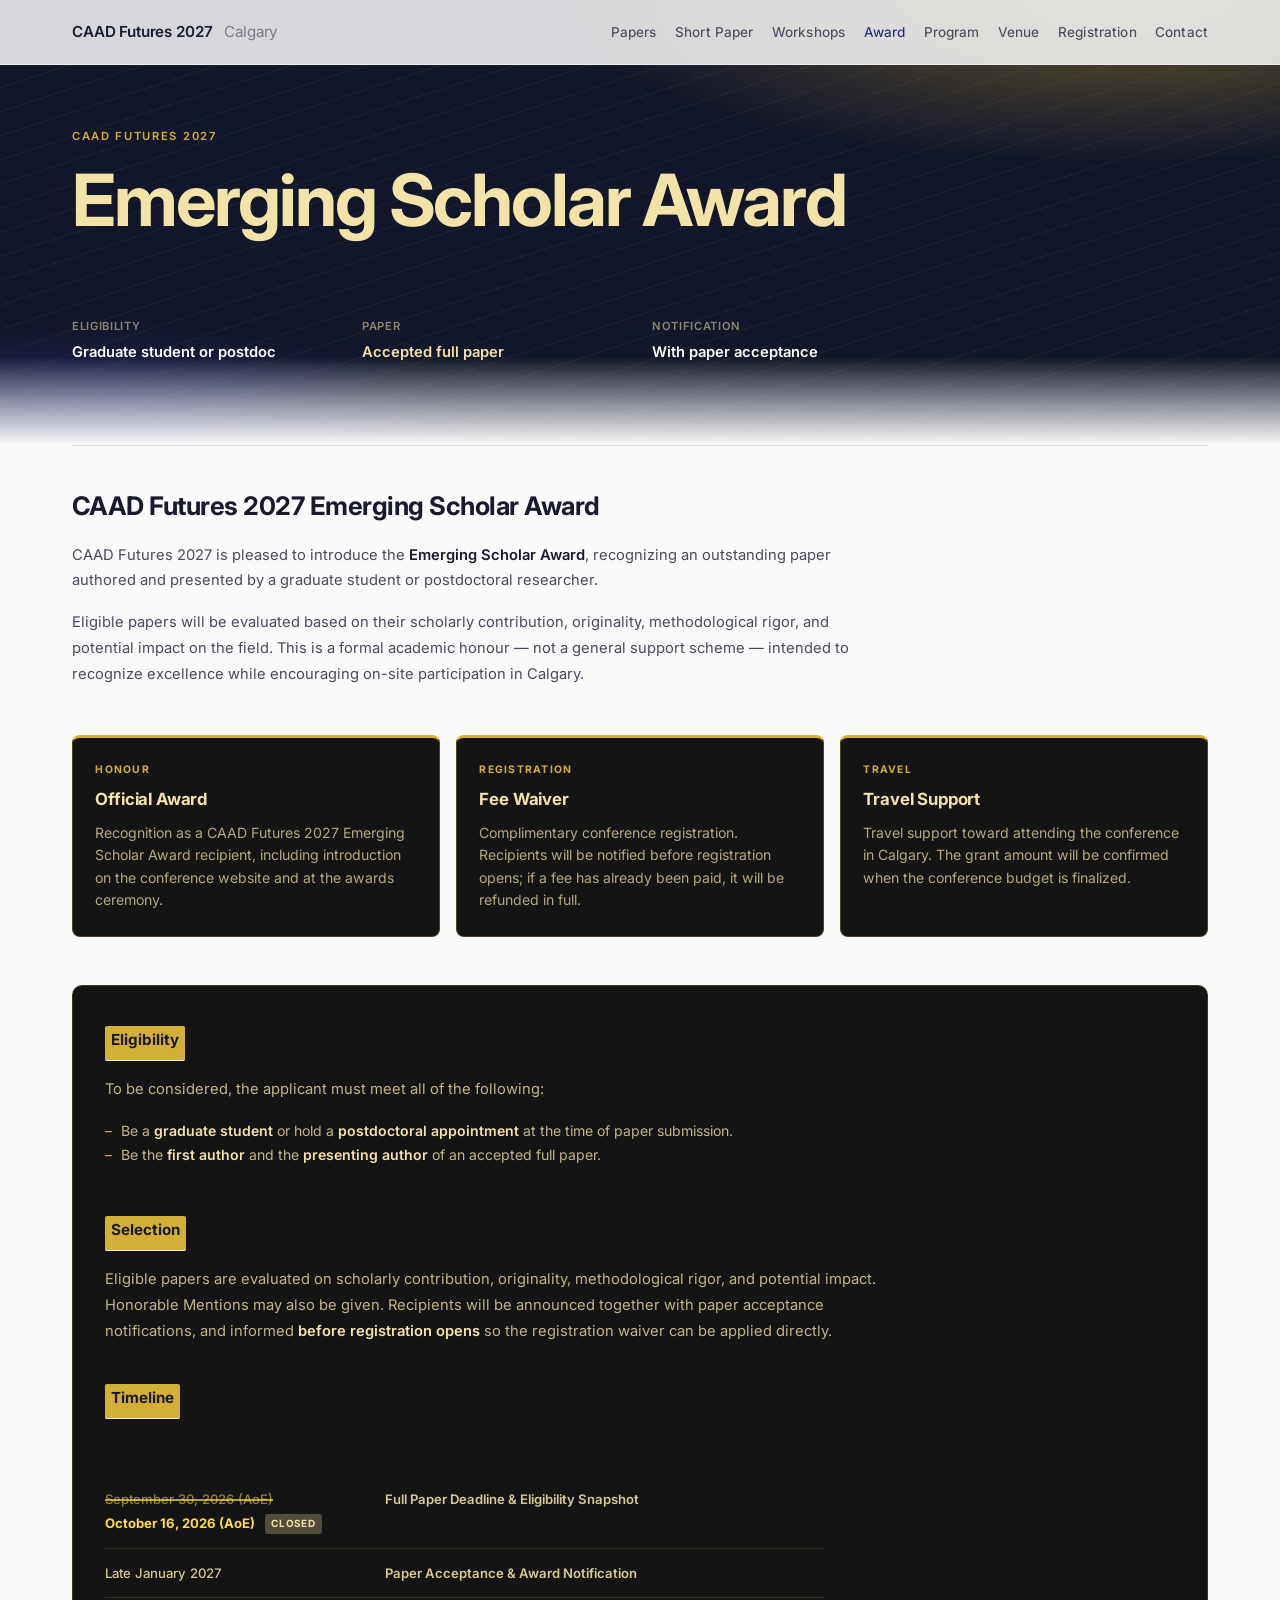
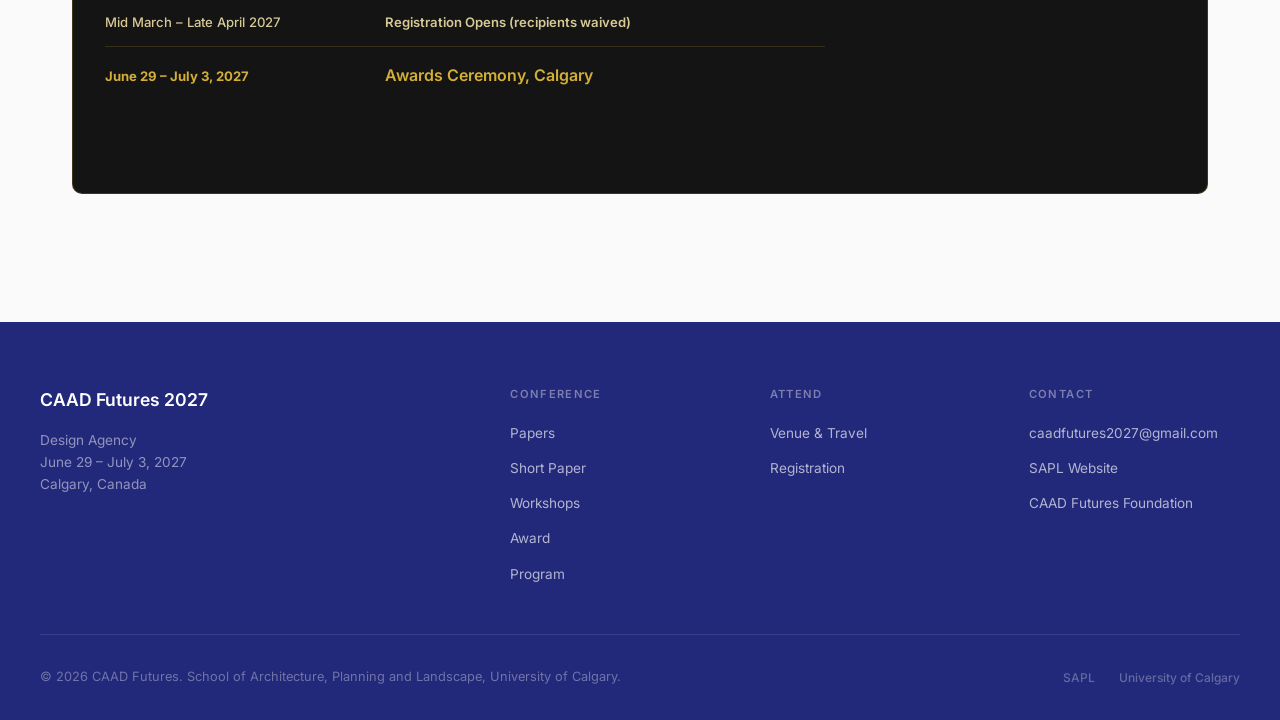
<file: award.html>
<!DOCTYPE html>
<html lang="en">
<head>
  <meta charset="UTF-8">
  <meta name="viewport" content="width=device-width, initial-scale=1.0">
  <title>Emerging Scholar Award — CAAD Futures 2027</title>
  <meta name="description" content="CAAD Futures 2027 Emerging Scholar Award: recognizing an outstanding full paper by a graduate student or postdoctoral researcher, with complimentary registration and travel support.">
  <link rel="icon" type="image/x-icon" href="favicon.ico">
  <link rel="icon" type="image/png" sizes="32x32" href="favicon-32x32.png">
  <link rel="icon" type="image/png" sizes="16x16" href="favicon-16x16.png">
  <link rel="apple-touch-icon" sizes="180x180" href="apple-touch-icon.png">
  <link rel="preconnect" href="https://fonts.googleapis.com">
  <link rel="preconnect" href="https://fonts.gstatic.com" crossorigin>
  <link href="https://fonts.googleapis.com/css2?family=Inter:wght@300;400;500;600;700&display=swap" rel="stylesheet">
  <link rel="stylesheet" href="css/style.css">
  <style>
    .reveal {
      opacity: 0;
      transform: translateY(24px);
      transition: opacity 0.7s ease, transform 0.7s ease;
    }
    .reveal.revealed {
      opacity: 1;
      transform: translateY(0);
    }
  </style>
</head>
<body class="award-page">

  <!-- ══ NAV ══ -->
  <nav class="nav">
    <div class="nav-inner">
      <a href="index.html" class="nav-logo">CAAD Futures 2027 <span>Calgary</span></a>
      <ul class="nav-links">
        <li><a href="papers.html">Papers</a></li>
        <li><a href="short-papers.html">Short Paper</a></li>
        <li><a href="workshops.html">Workshops</a></li>
        <li><a href="award.html" class="active">Award</a></li>
        <li><a href="program.html">Program</a></li>
        <li><a href="venue.html">Venue</a></li>
        <li><a href="registration.html">Registration</a></li>
        <li><a href="contact.html">Contact</a></li>
      </ul>
      <div class="nav-hamburger" aria-label="Menu">
        <span></span>
        <span></span>
        <span></span>
      </div>
    </div>
  </nav>

  <div class="mobile-menu">
    <a href="papers.html">Papers</a>
    <a href="short-papers.html">Short Paper</a>
    <a href="workshops.html">Workshops</a>
    <a href="award.html">Award</a>
    <a href="program.html">Program</a>
    <a href="venue.html">Venue</a>
    <a href="registration.html">Registration</a>
    <a href="contact.html">Contact</a>
  </div>


  <!-- ══ PAGE HEADER + META ══ -->
  <div class="award-header-wrap">
    <section class="page-header">
      <p class="section-label">CAAD Futures 2027</p>
      <h1 class="page-title">Emerging Scholar Award</h1>
    </section>

    <section class="section" style="padding-top: 2rem; padding-bottom: 2.5rem;">
      <div class="cfp-meta-row cfp-meta-row--3">
        <div class="cfp-meta-block">
          <p class="cfp-meta-label">Eligibility</p>
          <p class="cfp-meta-value">Graduate student or postdoc</p>
        </div>
        <div class="cfp-meta-block">
          <p class="cfp-meta-label">Paper</p>
          <p class="cfp-meta-value cfp-meta-value--accent">Accepted full paper</p>
        </div>
        <div class="cfp-meta-block">
          <p class="cfp-meta-label">Notification</p>
          <p class="cfp-meta-value">With paper acceptance</p>
        </div>
      </div>
    </section>
  </div>


  <section class="section" id="award" style="padding-top: 0;">

    <div class="divider-inline"><hr></div>

    <div class="cfp-theme-block reveal">
      <h2 class="cfp-theme-title">CAAD Futures 2027 Emerging Scholar Award</h2>
      <div class="cfp-theme-text">
        <p>CAAD Futures 2027 is pleased to introduce the <strong>Emerging Scholar Award</strong>, recognizing an outstanding paper authored and presented by a graduate student or postdoctoral researcher.</p>
        <p>Eligible papers will be evaluated based on their scholarly contribution, originality, methodological rigor, and potential impact on the field. This is a formal academic honour — not a general support scheme — intended to recognize excellence while encouraging on-site participation in Calgary.</p>
      </div>
    </div>

    <div class="award-benefits reveal">
      <div class="award-benefit">
        <p class="award-benefit-label">Honour</p>
        <h3 class="award-benefit-title">Official Award</h3>
        <p class="award-benefit-text">Recognition as a CAAD Futures 2027 Emerging Scholar Award recipient, including introduction on the conference website and at the awards ceremony.</p>
      </div>
      <div class="award-benefit">
        <p class="award-benefit-label">Registration</p>
        <h3 class="award-benefit-title">Fee Waiver</h3>
        <p class="award-benefit-text">Complimentary conference registration. Recipients will be notified before registration opens; if a fee has already been paid, it will be refunded in full.</p>
      </div>
      <div class="award-benefit">
        <p class="award-benefit-label">Travel</p>
        <h3 class="award-benefit-title">Travel Support</h3>
        <p class="award-benefit-text">Travel support toward attending the conference in Calgary. The grant amount will be confirmed when the conference budget is finalized.</p>
      </div>
    </div>

    <div class="award-panel">

    <div class="cfp-theme-block reveal">
      <h3 class="cfp-section-heading award-panel-heading">Eligibility</h3>
      <div class="cfp-theme-text">
        <p>To be considered, the applicant must meet all of the following:</p>
        <ul class="cfp-proposal-list">
          <li>Be a <strong>graduate student</strong> or hold a <strong>postdoctoral appointment</strong> at the time of paper submission.</li>
          <li>Be the <strong>first author</strong> and the <strong>presenting author</strong> of an accepted full paper.</li>
        </ul>
      </div>
    </div>

    <div class="cfp-theme-block reveal" style="margin-bottom: 0;">
      <h3 class="cfp-section-heading award-panel-heading">Selection</h3>
      <div class="cfp-theme-text">
        <p>Eligible papers are evaluated on scholarly contribution, originality, methodological rigor, and potential impact. Honorable Mentions may also be given. Recipients will be announced together with paper acceptance notifications, and informed <strong>before registration opens</strong> so the registration waiver can be applied directly.</p>
      </div>
    </div>

    <div class="cfp-timeline reveal" style="margin-top: 2.5rem;">
      <h3 class="cfp-section-heading award-panel-heading">Timeline</h3>
      <table class="dates-table">
        <tbody>
          <tr class="dates-row">
            <td class="dates-date dates-date--extended">
              <span data-deadline="current">September 30, 2026 (AoE)</span>
              <span data-deadline="final" hidden>
                <s class="deadline-old">September 30, 2026 (AoE)</s>
                <span class="deadline-new">October 16, 2026 (AoE)</span>
                <span class="deadline-badge deadline-badge--closed">Closed</span>
              </span>
            </td>
            <td class="dates-event">Full Paper Deadline &amp; Eligibility Snapshot</td>
          </tr>
          <tr class="dates-row">
            <td class="dates-date">Late January 2027</td>
            <td class="dates-event">Paper Acceptance &amp; Award Notification</td>
          </tr>
          <tr class="dates-row">
            <td class="dates-date">Mid March – Late April 2027</td>
            <td class="dates-event">Registration Opens (recipients waived)</td>
          </tr>
          <tr class="dates-row dates-conf">
            <td class="dates-date">June 29 – July 3, 2027</td>
            <td class="dates-event">Awards Ceremony, Calgary</td>
          </tr>
        </tbody>
      </table>
    </div>

    </div>

  </section>


  <!-- ══ FOOTER ══ -->
  <footer class="footer">
    <div class="footer-inner">
      <div class="footer-grid">
        <div>
          <p class="footer-brand">CAAD Futures 2027</p>
          <p class="footer-brand-sub">
            Design Agency<br>
            June 29 – July 3, 2027<br>
            Calgary, Canada
          </p>
        </div>
        <div>
          <p class="footer-heading">Conference</p>
          <ul class="footer-links">
            <li><a href="papers.html">Papers</a></li>
            <li><a href="short-papers.html">Short Paper</a></li>
            <li><a href="workshops.html">Workshops</a></li>
            <li><a href="award.html">Award</a></li>
            <li><a href="program.html">Program</a></li>
          </ul>
        </div>
        <div>
          <p class="footer-heading">Attend</p>
          <ul class="footer-links">
            <li><a href="venue.html">Venue & Travel</a></li>
            <li><a href="registration.html">Registration</a></li>
          </ul>
        </div>
        <div>
          <p class="footer-heading">Contact</p>
          <ul class="footer-links">
            <li><a href="mailto:caadfutures2027@gmail.com">caadfutures2027@gmail.com</a></li>
            <li><a href="https://sapl.ucalgary.ca" target="_blank" rel="noopener">SAPL Website</a></li>
            <li><a href="https://www.caadfutures.org/" target="_blank" rel="noopener">CAAD Futures Foundation</a></li>
          </ul>
        </div>
      </div>
      <div class="footer-bottom">
        <p class="footer-copy">&copy; 2026 CAAD Futures. School of Architecture, Planning and Landscape, University of Calgary.</p>
        <div class="footer-logos">
          <span>SAPL</span>
          <span>University of Calgary</span>
        </div>
      </div>
    </div>
  </footer>

  <script src="js/main.js"></script>
</body>
</html>
</file>
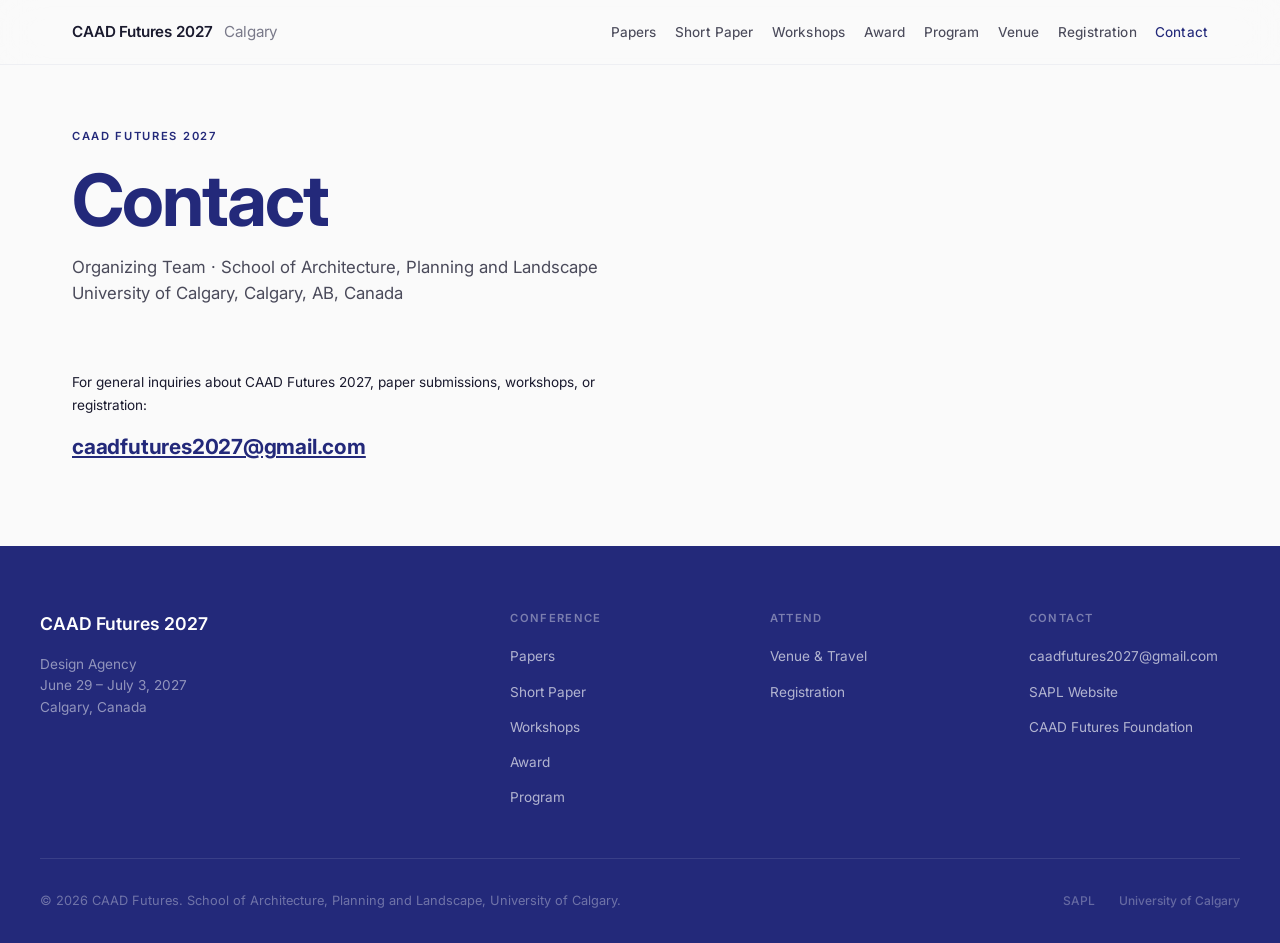
<file: contact.html>
<!DOCTYPE html>
<html lang="en">
<head>
  <meta charset="UTF-8">
  <meta name="viewport" content="width=device-width, initial-scale=1.0">
  <title>Contact — CAAD Futures 2027</title>
  <meta name="description" content="Contact the organizing team for CAAD Futures 2027: Design Agency.">
  <link rel="icon" type="image/x-icon" href="favicon.ico">
  <link rel="icon" type="image/png" sizes="32x32" href="favicon-32x32.png">
  <link rel="icon" type="image/png" sizes="16x16" href="favicon-16x16.png">
  <link rel="apple-touch-icon" sizes="180x180" href="apple-touch-icon.png">
  <link rel="preconnect" href="https://fonts.googleapis.com">
  <link rel="preconnect" href="https://fonts.gstatic.com" crossorigin>
  <link href="https://fonts.googleapis.com/css2?family=Inter:wght@300;400;500;600;700&display=swap" rel="stylesheet">
  <link rel="stylesheet" href="css/style.css">
  <style>
    .reveal {
      opacity: 0;
      transform: translateY(24px);
      transition: opacity 0.7s ease, transform 0.7s ease;
    }
    .reveal.revealed {
      opacity: 1;
      transform: translateY(0);
    }
  </style>
</head>
<body>

  <!-- ══ NAV ══ -->
  <nav class="nav">
    <div class="nav-inner">
      <a href="index.html" class="nav-logo">CAAD Futures 2027 <span>Calgary</span></a>
      <ul class="nav-links">
        <li><a href="papers.html">Papers</a></li>
        <li><a href="short-papers.html">Short Paper</a></li>
        <li><a href="workshops.html">Workshops</a></li>
        <li><a href="award.html">Award</a></li>
        <li><a href="program.html">Program</a></li>
        <li><a href="venue.html">Venue</a></li>
        <li><a href="registration.html">Registration</a></li>
        <li><a href="contact.html" class="active">Contact</a></li>
      </ul>
      <div class="nav-hamburger" aria-label="Menu">
        <span></span>
        <span></span>
        <span></span>
      </div>
    </div>
  </nav>

  <div class="mobile-menu">
    <a href="papers.html">Papers</a>
    <a href="short-papers.html">Short Paper</a>
    <a href="workshops.html">Workshops</a>
    <a href="award.html">Award</a>
    <a href="program.html">Program</a>
    <a href="venue.html">Venue</a>
    <a href="registration.html">Registration</a>
    <a href="contact.html">Contact</a>
  </div>

  <!-- ══ PAGE HEADER ══ -->
  <section class="page-header">
    <p class="section-label">CAAD Futures 2027</p>
    <h1 class="page-title">Contact</h1>
    <p class="page-subtitle">Organizing Team · School of Architecture, Planning and Landscape<br>University of Calgary, Calgary, AB, Canada</p>
  </section>

  <!-- ══ CONTACT ══ -->
  <section class="section reveal" style="padding-top: 2rem; padding-bottom: 5rem;">
    <div class="contact-content">
      <p class="contact-desc">For general inquiries about CAAD Futures 2027, paper submissions, workshops, or registration:</p>
      <a href="mailto:caadfutures2027@gmail.com" class="contact-email">caadfutures2027@gmail.com</a>
    </div>
  </section>

  <!-- ══ FOOTER ══ -->
  <footer class="footer">
    <div class="footer-inner">
      <div class="footer-grid">
        <div>
          <p class="footer-brand">CAAD Futures 2027</p>
          <p class="footer-brand-sub">
            Design Agency<br>
            June 29 – July 3, 2027<br>
            Calgary, Canada
          </p>
        </div>
        <div>
          <p class="footer-heading">Conference</p>
          <ul class="footer-links">
            <li><a href="papers.html">Papers</a></li>
            <li><a href="short-papers.html">Short Paper</a></li>
            <li><a href="workshops.html">Workshops</a></li>
            <li><a href="award.html">Award</a></li>
            <li><a href="program.html">Program</a></li>
          </ul>
        </div>
        <div>
          <p class="footer-heading">Attend</p>
          <ul class="footer-links">
            <li><a href="venue.html">Venue & Travel</a></li>
            <li><a href="registration.html">Registration</a></li>
          </ul>
        </div>
        <div>
          <p class="footer-heading">Contact</p>
          <ul class="footer-links">
            <li><a href="mailto:caadfutures2027@gmail.com">caadfutures2027@gmail.com</a></li>
            <li><a href="https://sapl.ucalgary.ca" target="_blank" rel="noopener">SAPL Website</a></li>
            <li><a href="https://www.caadfutures.org/" target="_blank" rel="noopener">CAAD Futures Foundation</a></li>
          </ul>
        </div>
      </div>
      <div class="footer-bottom">
        <p class="footer-copy">&copy; 2026 CAAD Futures. School of Architecture, Planning and Landscape, University of Calgary.</p>
        <div class="footer-logos">
          <span>SAPL</span>
          <span>University of Calgary</span>
        </div>
      </div>
    </div>
  </footer>

  <script src="js/main.js"></script>
</body>
</html>
</file>
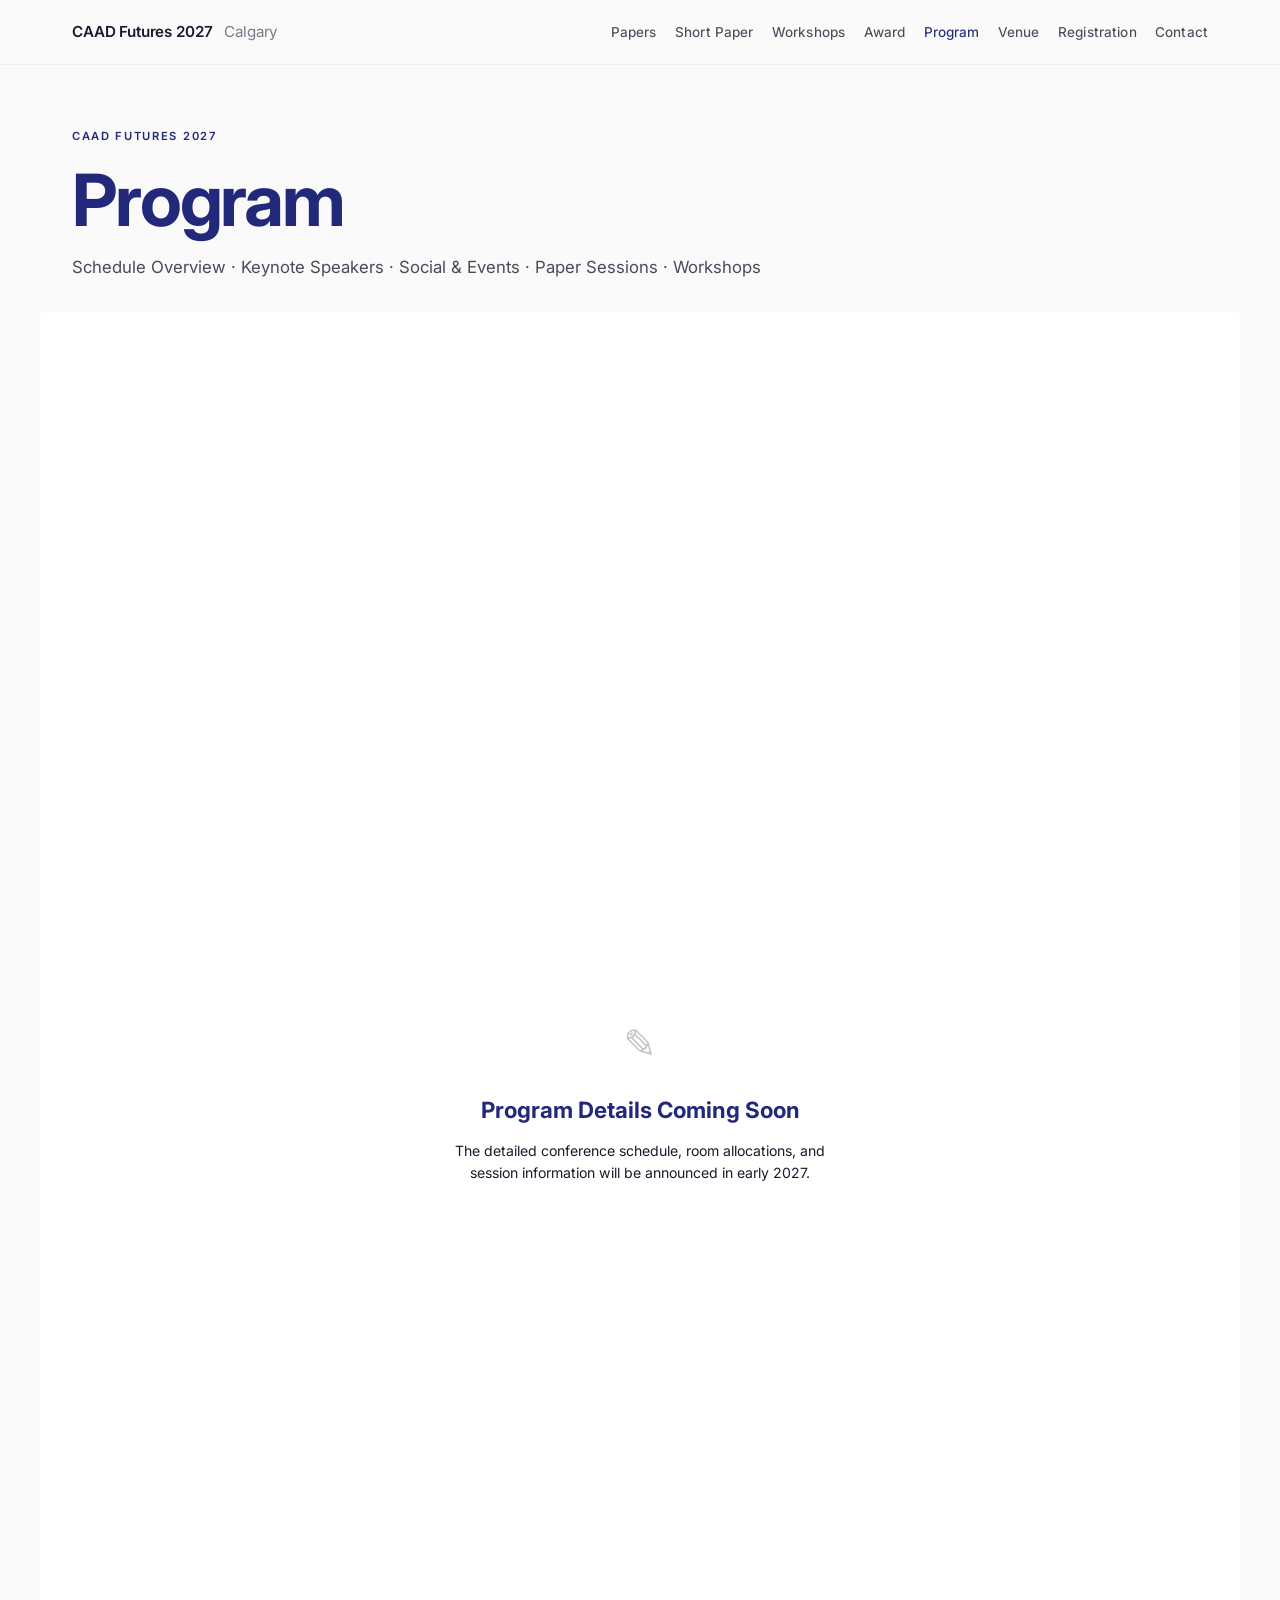
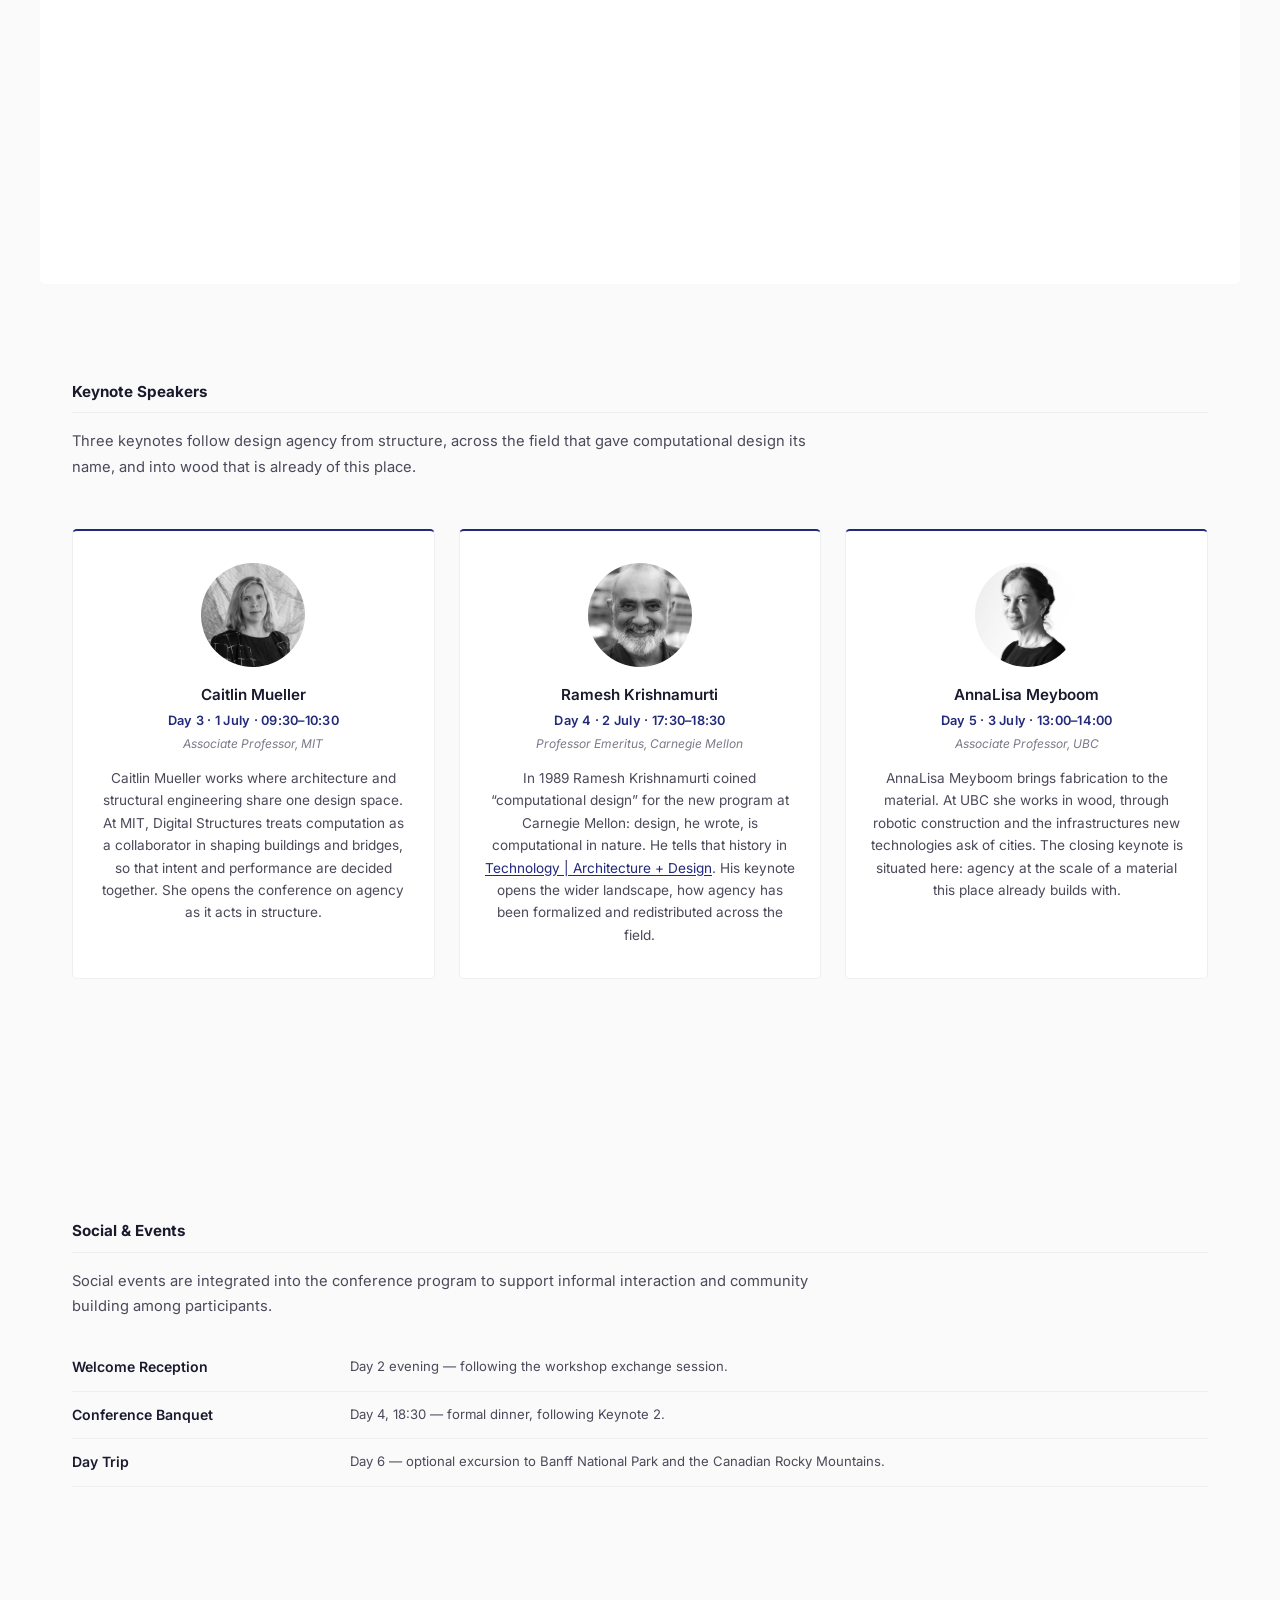
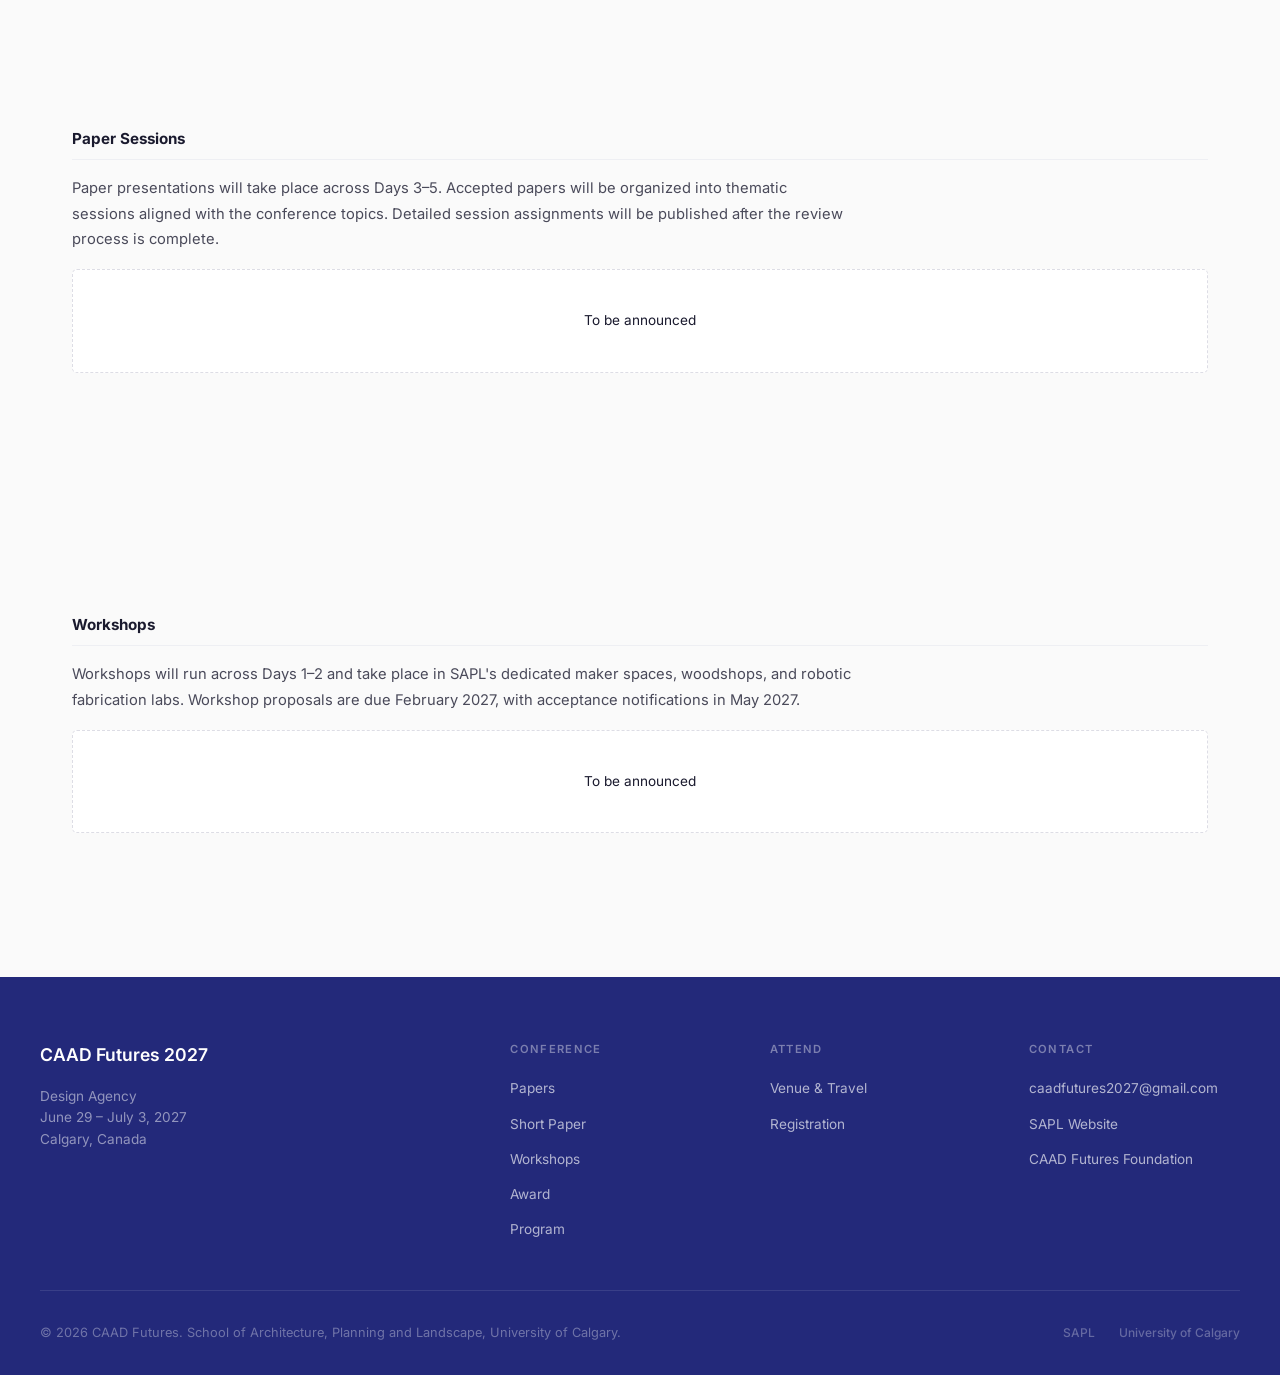
<file: program.html>
<!DOCTYPE html>
<html lang="en">
<head>
  <meta charset="UTF-8">
  <meta name="viewport" content="width=device-width, initial-scale=1.0">
  <title>Program — CAAD Futures 2027</title>
  <meta name="description" content="Conference program for CAAD Futures 2027: Design Agency. June 29 – July 3, 2027, Calgary, Canada.">
  <link rel="icon" type="image/x-icon" href="favicon.ico">
  <link rel="icon" type="image/png" sizes="32x32" href="favicon-32x32.png">
  <link rel="icon" type="image/png" sizes="16x16" href="favicon-16x16.png">
  <link rel="apple-touch-icon" sizes="180x180" href="apple-touch-icon.png">
  <link rel="preconnect" href="https://fonts.googleapis.com">
  <link rel="preconnect" href="https://fonts.gstatic.com" crossorigin>
  <link href="https://fonts.googleapis.com/css2?family=Inter:wght@300;400;500;600;700&display=swap" rel="stylesheet">
  <link rel="stylesheet" href="css/style.css">
  <style>
    .reveal {
      opacity: 0;
      transform: translateY(24px);
      transition: opacity 0.7s ease, transform 0.7s ease;
    }
    .reveal.revealed {
      opacity: 1;
      transform: translateY(0);
    }
  </style>
</head>
<body>

  <!-- ══ NAV ══ -->
  <nav class="nav">
    <div class="nav-inner">
      <a href="index.html" class="nav-logo">CAAD Futures 2027 <span>Calgary</span></a>
      <ul class="nav-links">
        <li><a href="papers.html">Papers</a></li>
        <li><a href="short-papers.html">Short Paper</a></li>
        <li><a href="workshops.html">Workshops</a></li>
        <li><a href="award.html">Award</a></li>
        <li><a href="program.html" class="active">Program</a></li>
        <li><a href="venue.html">Venue</a></li>
        <li><a href="registration.html">Registration</a></li>
        <li><a href="contact.html">Contact</a></li>
      </ul>
      <div class="nav-hamburger" aria-label="Menu">
        <span></span>
        <span></span>
        <span></span>
      </div>
    </div>
  </nav>

  <div class="mobile-menu">
    <a href="papers.html">Papers</a>
    <a href="short-papers.html">Short Paper</a>
    <a href="workshops.html">Workshops</a>
    <a href="award.html">Award</a>
    <a href="program.html">Program</a>
    <a href="venue.html">Venue</a>
    <a href="registration.html">Registration</a>
    <a href="contact.html">Contact</a>
  </div>

  <!-- ══ PAGE HEADER ══ -->
  <section class="page-header">
    <p class="section-label">CAAD Futures 2027</p>
    <h1 class="page-title">Program</h1>
    <p class="page-subtitle">Schedule Overview · Keynote Speakers · Social & Events · Paper Sessions · Workshops</p>
  </section>

  <!-- ══ SCHEDULE + ROOM ALLOCATION (Unified) ══ -->
  <section class="section reveal">
    <h3 class="cfp-section-heading">Schedule & Room Allocation</h3>
    <p class="cfp-theme-text" style="margin-bottom: 1.5rem;">Select a day and drag the time slider. The schedule and SAPL building diagram update together.</p>
    <div id="program-unified" class="pu-container"></div>
  </section>

  <!-- ══ KEYNOTES ══ -->
  <section class="section reveal">
    <div class="cfp-theme-block">
      <h3 class="cfp-section-heading">Keynote Speakers</h3>
      <div class="cfp-theme-text">
        <p>Three keynotes follow design agency from structure, across the field that gave computational design its name, and into wood that is already of this place.</p>
      </div>
      <div class="committee-grid keynote-grid">
        <article class="committee-card">
          <img class="committee-photo" src="imgs/caitlin_mueller.jpg" alt="Caitlin Mueller">
          <p class="committee-name"><a href="https://architecture.mit.edu/people/caitlin-mueller" target="_blank" rel="noopener">Caitlin Mueller</a></p>
          <p class="committee-role">Day 3 · 1 July · 09:30–10:30</p>
          <p class="committee-dept">Associate Professor, MIT</p>
          <p class="keynote-bio">Caitlin Mueller works where architecture and structural engineering share one design space. At MIT, Digital Structures treats computation as a collaborator in shaping buildings and bridges, so that intent and performance are decided together. She opens the conference on agency as it acts in structure.</p>
        </article>

        <article class="committee-card">
          <img class="committee-photo" src="imgs/ramesh_krishnamurti.jpg" alt="Ramesh Krishnamurti">
          <p class="committee-name"><a href="https://www.architecture.cmu.edu/profiles/ramesh-krishnamurti" target="_blank" rel="noopener">Ramesh Krishnamurti</a></p>
          <p class="committee-role">Day 4 · 2 July · 17:30–18:30</p>
          <p class="committee-dept">Professor Emeritus, Carnegie Mellon</p>
          <p class="keynote-bio">In 1989 Ramesh Krishnamurti coined “computational design” for the new program at Carnegie Mellon: design, he wrote, is computational in nature. He tells that history in <a href="https://www.tadjournal.org/prolegomena-to-computational-design-2/" target="_blank" rel="noopener">Technology | Architecture + Design</a>. His keynote opens the wider landscape, how agency has been formalized and redistributed across the field.</p>
        </article>

        <article class="committee-card">
          <img class="committee-photo" src="imgs/annalisa_meyboom.jpg" alt="AnnaLisa Meyboom">
          <p class="committee-name"><a href="https://sala.ubc.ca/people/annalisa-meyboom/" target="_blank" rel="noopener">AnnaLisa Meyboom</a></p>
          <p class="committee-role">Day 5 · 3 July · 13:00–14:00</p>
          <p class="committee-dept">Associate Professor, UBC</p>
          <p class="keynote-bio">AnnaLisa Meyboom brings fabrication to the material. At UBC she works in wood, through robotic construction and the infrastructures new technologies ask of cities. The closing keynote is situated here: agency at the scale of a material this place already builds with.</p>
        </article>
      </div>
    </div>
  </section>

  <!-- ══ SOCIAL & EVENTS ══ -->
  <section class="section reveal">
    <div class="cfp-theme-block">
      <h3 class="cfp-section-heading">Social & Events</h3>
      <div class="cfp-theme-text" style="margin-bottom: 1.5rem;">
        <p>Social events are integrated into the conference program to support informal interaction and community building among participants.</p>
      </div>
      <div class="program-placeholder">
        <table class="venue-spaces-table">
          <tbody>
            <tr><td class="venue-space-name">Welcome Reception</td><td class="venue-space-desc">Day 2 evening — following the workshop exchange session.</td></tr>
            <tr><td class="venue-space-name">Conference Banquet</td><td class="venue-space-desc">Day 4, 18:30 — formal dinner, following Keynote 2.</td></tr>
            <tr><td class="venue-space-name">Day Trip</td><td class="venue-space-desc">Day 6 — optional excursion to Banff National Park and the Canadian Rocky Mountains.</td></tr>
          </tbody>
        </table>
      </div>
    </div>
  </section>

  <!-- ══ PAPER SESSIONS ══ -->
  <section class="section reveal">
    <div class="cfp-theme-block">
      <h3 class="cfp-section-heading">Paper Sessions</h3>
      <div class="cfp-theme-text">
        <p>Paper presentations will take place across Days 3–5. Accepted papers will be organized into thematic sessions aligned with the conference topics. Detailed session assignments will be published after the review process is complete.</p>
      </div>
      <div class="program-placeholder">
        <p class="program-tba">To be announced</p>
      </div>
    </div>
  </section>

  <!-- ══ WORKSHOPS ══ -->
  <section class="section reveal">
    <div class="cfp-theme-block">
      <h3 class="cfp-section-heading">Workshops</h3>
      <div class="cfp-theme-text">
        <p>Workshops will run across Days 1–2 and take place in SAPL's dedicated maker spaces, woodshops, and robotic fabrication labs. Workshop proposals are due February 2027, with acceptance notifications in May 2027.</p>
      </div>
      <div class="program-placeholder">
        <p class="program-tba">To be announced</p>
      </div>
    </div>
  </section>

  <!-- ══ FOOTER ══ -->
  <footer class="footer">
    <div class="footer-inner">
      <div class="footer-grid">
        <div>
          <p class="footer-brand">CAAD Futures 2027</p>
          <p class="footer-brand-sub">
            Design Agency<br>
            June 29 – July 3, 2027<br>
            Calgary, Canada
          </p>
        </div>
        <div>
          <p class="footer-heading">Conference</p>
          <ul class="footer-links">
            <li><a href="papers.html">Papers</a></li>
            <li><a href="short-papers.html">Short Paper</a></li>
            <li><a href="workshops.html">Workshops</a></li>
            <li><a href="award.html">Award</a></li>
            <li><a href="program.html">Program</a></li>
          </ul>
        </div>
        <div>
          <p class="footer-heading">Attend</p>
          <ul class="footer-links">
            <li><a href="venue.html">Venue & Travel</a></li>
            <li><a href="registration.html">Registration</a></li>
          </ul>
        </div>
        <div>
          <p class="footer-heading">Contact</p>
          <ul class="footer-links">
            <li><a href="mailto:caadfutures2027@gmail.com">caadfutures2027@gmail.com</a></li>
            <li><a href="https://sapl.ucalgary.ca" target="_blank" rel="noopener">SAPL Website</a></li>
            <li><a href="https://www.caadfutures.org/" target="_blank" rel="noopener">CAAD Futures Foundation</a></li>
          </ul>
        </div>
      </div>
      <div class="footer-bottom">
        <p class="footer-copy">&copy; 2026 CAAD Futures. School of Architecture, Planning and Landscape, University of Calgary.</p>
        <div class="footer-logos">
          <span>SAPL</span>
          <span>University of Calgary</span>
        </div>
      </div>
    </div>
  </footer>

  <script src="js/main.js"></script>
  <script src="js/program-building.js"></script>
</body>
</html>
</file>
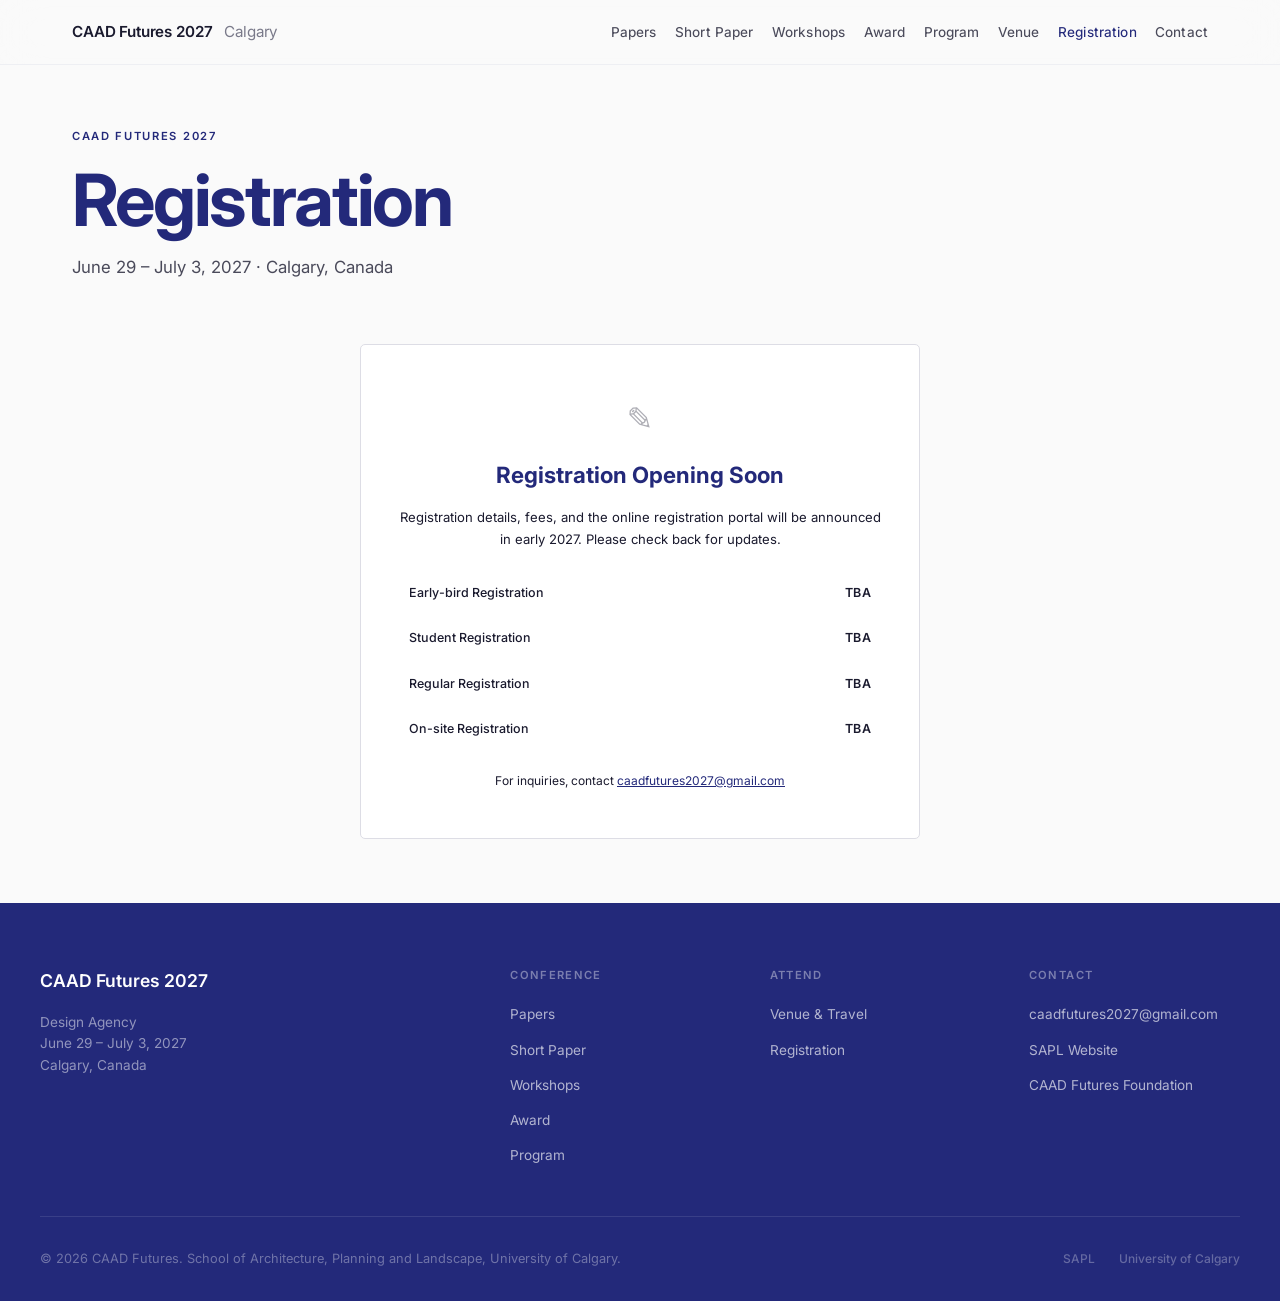
<file: registration.html>
<!DOCTYPE html>
<html lang="en">
<head>
  <meta charset="UTF-8">
  <meta name="viewport" content="width=device-width, initial-scale=1.0">
  <title>Registration — CAAD Futures 2027</title>
  <meta name="description" content="Registration for CAAD Futures 2027: Design Agency. June 29 – July 3, 2027, Calgary, Canada.">
  <link rel="icon" type="image/x-icon" href="favicon.ico">
  <link rel="icon" type="image/png" sizes="32x32" href="favicon-32x32.png">
  <link rel="icon" type="image/png" sizes="16x16" href="favicon-16x16.png">
  <link rel="apple-touch-icon" sizes="180x180" href="apple-touch-icon.png">
  <link rel="preconnect" href="https://fonts.googleapis.com">
  <link rel="preconnect" href="https://fonts.gstatic.com" crossorigin>
  <link href="https://fonts.googleapis.com/css2?family=Inter:wght@300;400;500;600;700&display=swap" rel="stylesheet">
  <link rel="stylesheet" href="css/style.css">
  <style>
    .reveal {
      opacity: 0;
      transform: translateY(24px);
      transition: opacity 0.7s ease, transform 0.7s ease;
    }
    .reveal.revealed {
      opacity: 1;
      transform: translateY(0);
    }
  </style>
</head>
<body>

  <!-- ══ NAV ══ -->
  <nav class="nav">
    <div class="nav-inner">
      <a href="index.html" class="nav-logo">CAAD Futures 2027 <span>Calgary</span></a>
      <ul class="nav-links">
        <li><a href="papers.html">Papers</a></li>
        <li><a href="short-papers.html">Short Paper</a></li>
        <li><a href="workshops.html">Workshops</a></li>
        <li><a href="award.html">Award</a></li>
        <li><a href="program.html">Program</a></li>
        <li><a href="venue.html">Venue</a></li>
        <li><a href="registration.html" class="active">Registration</a></li>
        <li><a href="contact.html">Contact</a></li>
      </ul>
      <div class="nav-hamburger" aria-label="Menu">
        <span></span>
        <span></span>
        <span></span>
      </div>
    </div>
  </nav>

  <div class="mobile-menu">
    <a href="papers.html">Papers</a>
    <a href="short-papers.html">Short Paper</a>
    <a href="workshops.html">Workshops</a>
    <a href="award.html">Award</a>
    <a href="program.html">Program</a>
    <a href="venue.html">Venue</a>
    <a href="registration.html">Registration</a>
    <a href="contact.html">Contact</a>
  </div>

  <!-- ══ PAGE HEADER ══ -->
  <section class="page-header">
    <p class="section-label">CAAD Futures 2027</p>
    <h1 class="page-title">Registration</h1>
    <p class="page-subtitle">June 29 – July 3, 2027 · Calgary, Canada</p>
  </section>

  <!-- ══ COMING SOON ══ -->
  <section class="section" style="padding-top: 2rem; padding-bottom: 4rem;">
    <div class="reg-placeholder reveal">
      <div class="reg-placeholder-icon">&#9998;</div>
      <h2 class="reg-placeholder-heading">Registration Opening Soon</h2>
      <p class="reg-placeholder-text">Registration details, fees, and the online registration portal will be announced in early 2027. Please check back for updates.</p>
      <div class="reg-placeholder-dates">
        <div class="reg-date-item">
          <span class="reg-date-label">Early-bird Registration</span>
          <span class="reg-date-value">TBA</span>
        </div>
        <div class="reg-date-item">
          <span class="reg-date-label">Student Registration</span>
          <span class="reg-date-value">TBA</span>
        </div>
        <div class="reg-date-item">
          <span class="reg-date-label">Regular Registration</span>
          <span class="reg-date-value">TBA</span>
        </div>
        <div class="reg-date-item">
          <span class="reg-date-label">On-site Registration</span>
          <span class="reg-date-value">TBA</span>
        </div>
      </div>
      <p class="reg-placeholder-contact">For inquiries, contact <a href="mailto:caadfutures2027@gmail.com">caadfutures2027@gmail.com</a></p>
    </div>
  </section>

  <!-- ══ FOOTER ══ -->
  <footer class="footer">
    <div class="footer-inner">
      <div class="footer-grid">
        <div>
          <p class="footer-brand">CAAD Futures 2027</p>
          <p class="footer-brand-sub">
            Design Agency<br>
            June 29 – July 3, 2027<br>
            Calgary, Canada
          </p>
        </div>
        <div>
          <p class="footer-heading">Conference</p>
          <ul class="footer-links">
            <li><a href="papers.html">Papers</a></li>
            <li><a href="short-papers.html">Short Paper</a></li>
            <li><a href="workshops.html">Workshops</a></li>
            <li><a href="award.html">Award</a></li>
            <li><a href="program.html">Program</a></li>
          </ul>
        </div>
        <div>
          <p class="footer-heading">Attend</p>
          <ul class="footer-links">
            <li><a href="venue.html">Venue & Travel</a></li>
            <li><a href="registration.html">Registration</a></li>
          </ul>
        </div>
        <div>
          <p class="footer-heading">Contact</p>
          <ul class="footer-links">
            <li><a href="mailto:caadfutures2027@gmail.com">caadfutures2027@gmail.com</a></li>
            <li><a href="https://sapl.ucalgary.ca" target="_blank" rel="noopener">SAPL Website</a></li>
            <li><a href="https://www.caadfutures.org/" target="_blank" rel="noopener">CAAD Futures Foundation</a></li>
          </ul>
        </div>
      </div>
      <div class="footer-bottom">
        <p class="footer-copy">&copy; 2026 CAAD Futures. School of Architecture, Planning and Landscape, University of Calgary.</p>
        <div class="footer-logos">
          <span>SAPL</span>
          <span>University of Calgary</span>
        </div>
      </div>
    </div>
  </footer>

  <script src="js/main.js"></script>
</body>
</html>
</file>
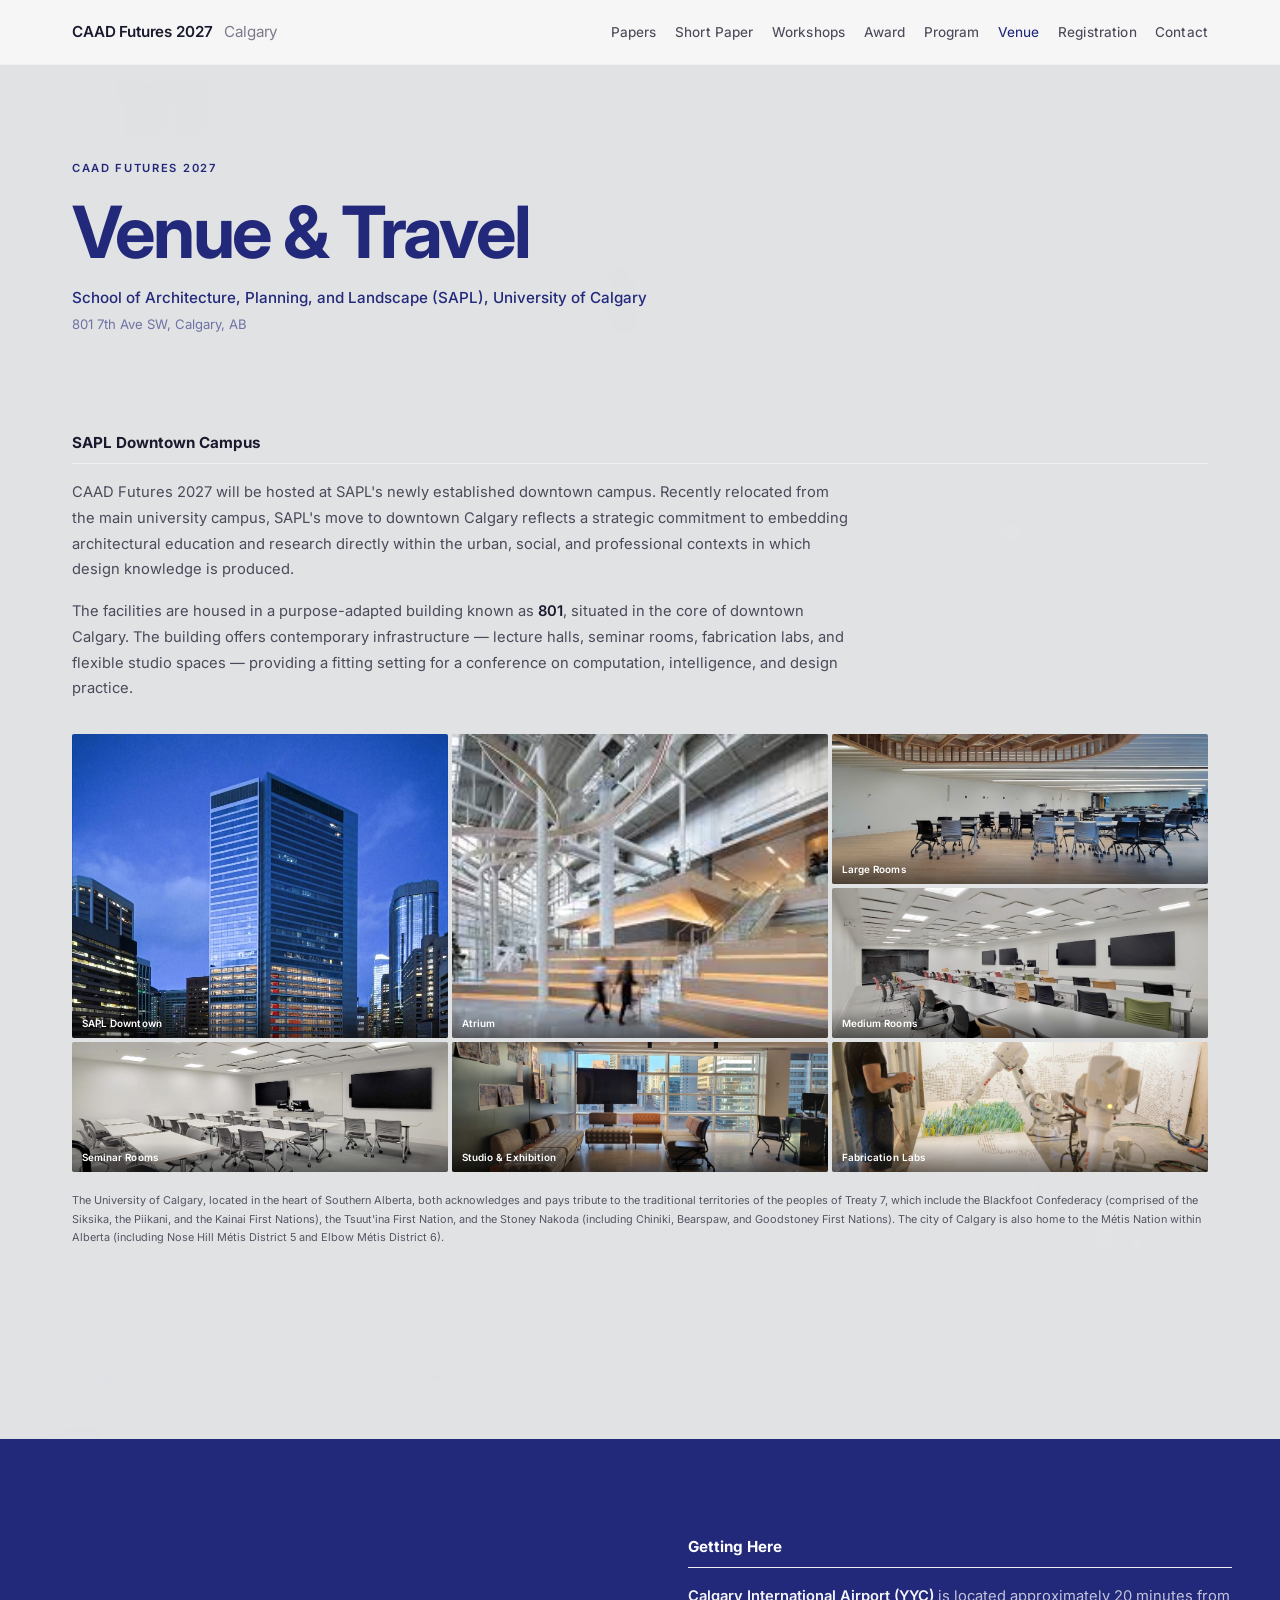
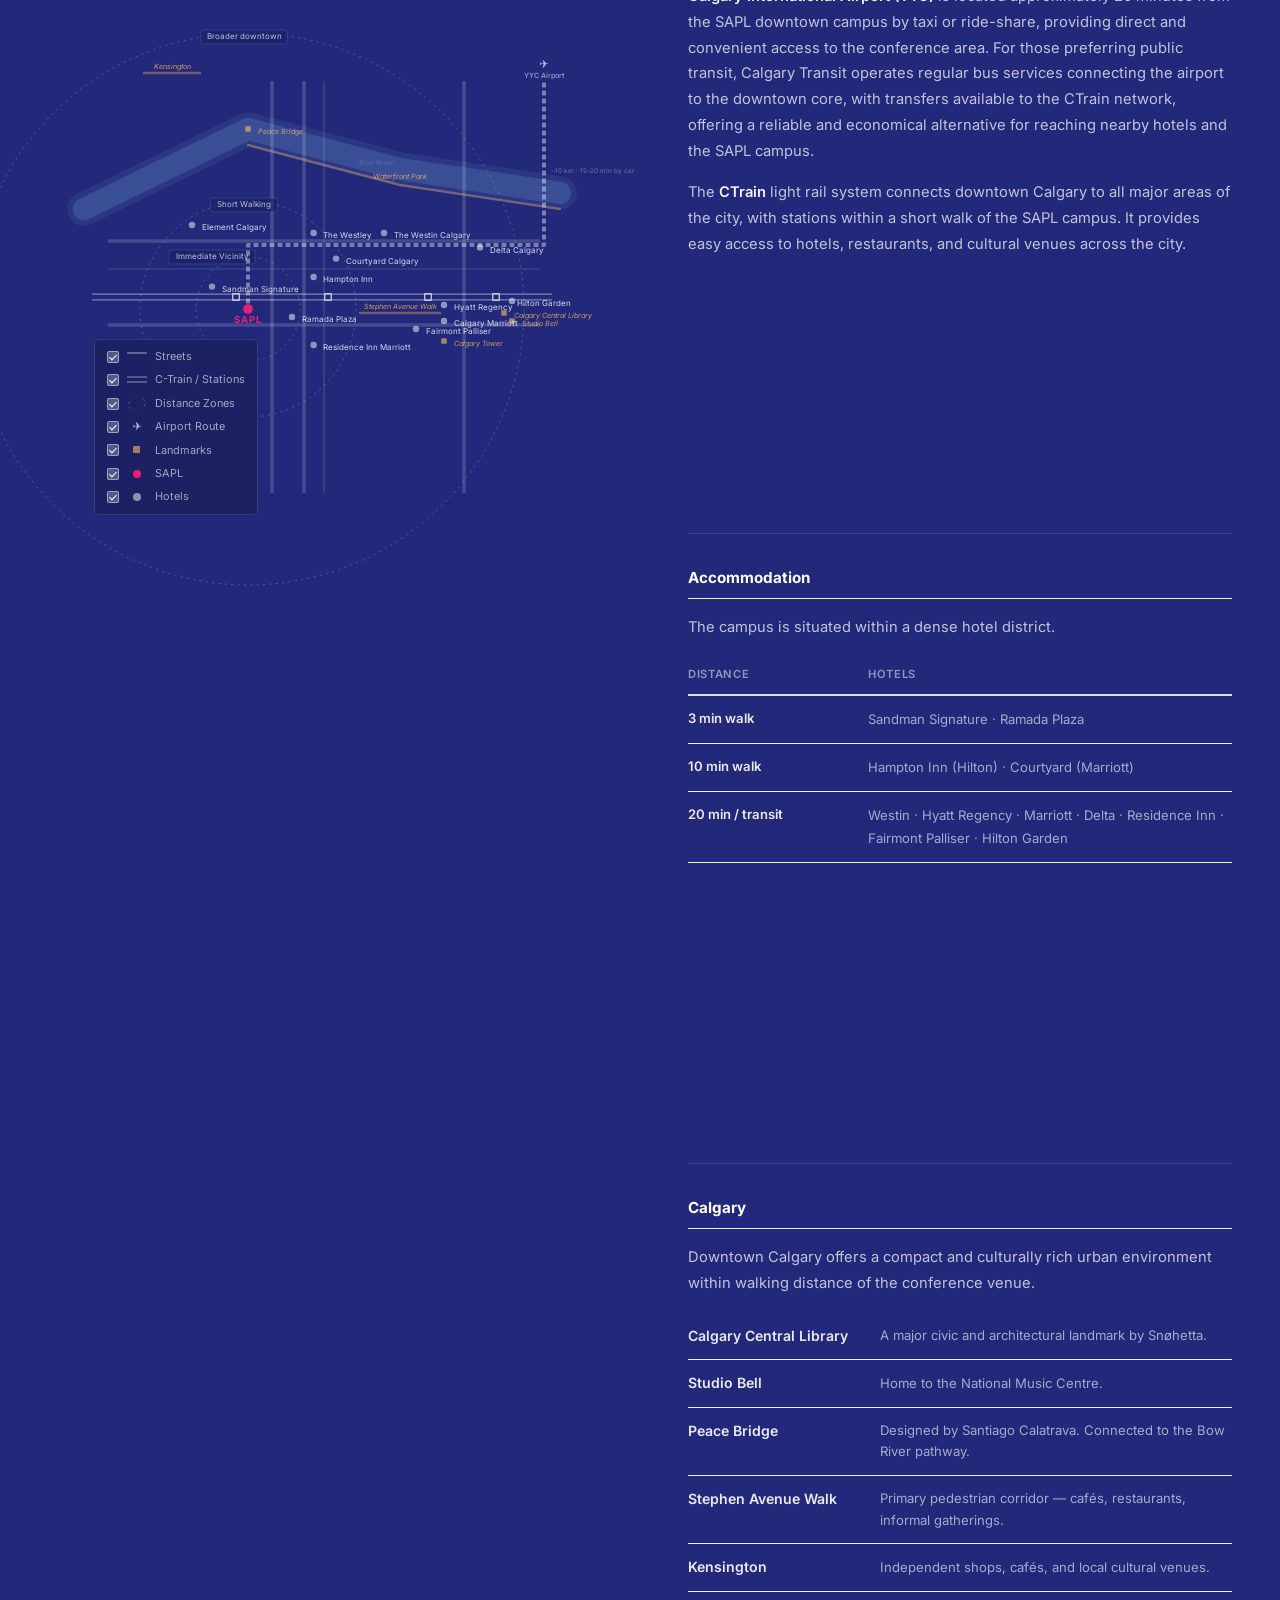
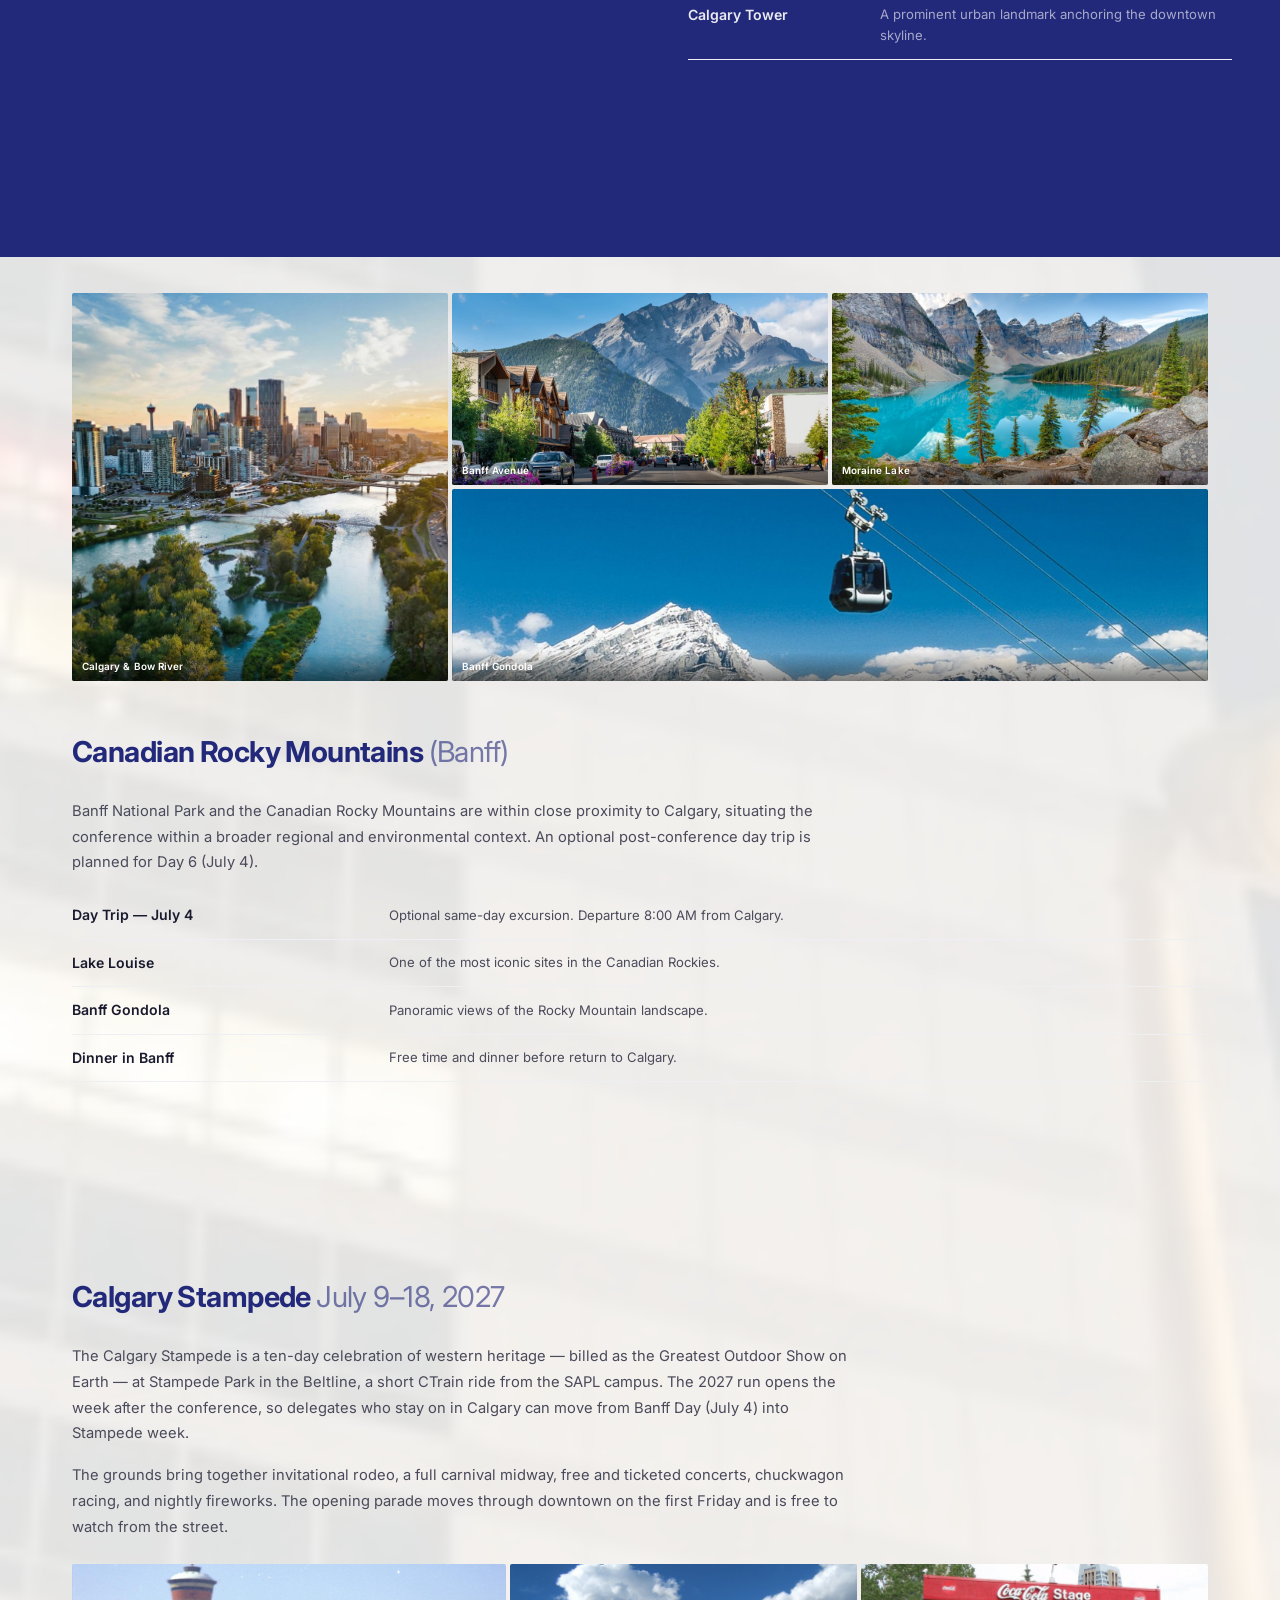
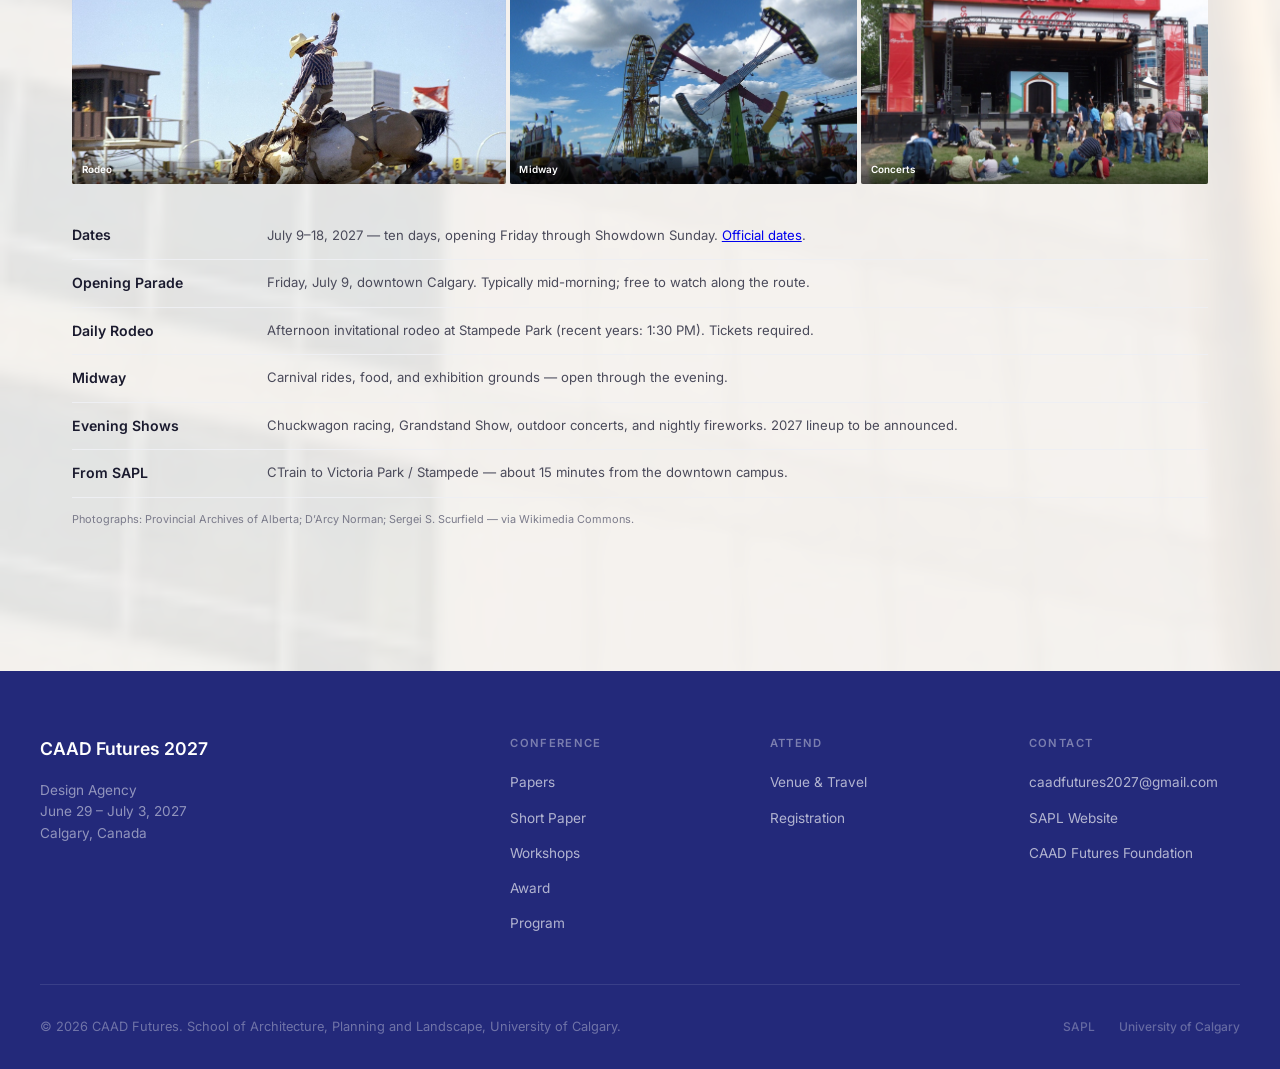
<file: venue.html>
<!DOCTYPE html>
<html lang="en">
<head>
  <meta charset="UTF-8">
  <meta name="viewport" content="width=device-width, initial-scale=1.0">
  <title>Venue & Travel — CAAD Futures 2027</title>
  <meta name="description" content="CAAD Futures 2027 venue information. SAPL Downtown Campus, University of Calgary. Accommodation, travel, and local context.">
  <link rel="icon" type="image/x-icon" href="favicon.ico">
  <link rel="icon" type="image/png" sizes="32x32" href="favicon-32x32.png">
  <link rel="icon" type="image/png" sizes="16x16" href="favicon-16x16.png">
  <link rel="apple-touch-icon" sizes="180x180" href="apple-touch-icon.png">
  <link rel="preconnect" href="https://fonts.googleapis.com">
  <link rel="preconnect" href="https://fonts.gstatic.com" crossorigin>
  <link href="https://fonts.googleapis.com/css2?family=Inter:wght@300;400;500;600;700&display=swap" rel="stylesheet">
  <link rel="stylesheet" href="css/style.css">
  <style>
    .reveal {
      opacity: 0;
      transform: translateY(24px);
      transition: opacity 0.7s ease, transform 0.7s ease;
    }
    .reveal.revealed {
      opacity: 1;
      transform: translateY(0);
    }
  </style>
</head>
<body>

  <!-- ══ NAV ══ -->
  <nav class="nav">
    <div class="nav-inner">
      <a href="index.html" class="nav-logo">CAAD Futures 2027 <span>Calgary</span></a>
      <ul class="nav-links">
        <li><a href="papers.html">Papers</a></li>
        <li><a href="short-papers.html">Short Paper</a></li>
        <li><a href="workshops.html">Workshops</a></li>
        <li><a href="award.html">Award</a></li>
        <li><a href="program.html">Program</a></li>
        <li><a href="venue.html" class="active">Venue</a></li>
        <li><a href="registration.html">Registration</a></li>
        <li><a href="contact.html">Contact</a></li>
      </ul>
      <div class="nav-hamburger" aria-label="Menu">
        <span></span>
        <span></span>
        <span></span>
      </div>
    </div>
  </nav>

  <div class="mobile-menu">
    <a href="papers.html">Papers</a>
    <a href="short-papers.html">Short Paper</a>
    <a href="workshops.html">Workshops</a>
    <a href="award.html">Award</a>
    <a href="program.html">Program</a>
    <a href="venue.html">Venue</a>
    <a href="registration.html">Registration</a>
    <a href="contact.html">Contact</a>
  </div>


  <!-- ══ FULL-PAGE BACKGROUND ══ -->
  <div class="venue-bg" style="background-image: url('imgs/venue_bg.png');">

  <!-- ══ PAGE HEADER ══ -->
  <section class="page-header venue-page-header">
      <p class="section-label">CAAD Futures 2027</p>
      <h1 class="page-title">Venue & Travel</h1>
      <p class="venue-hero-institution">School of Architecture, Planning, and Landscape (SAPL), University of Calgary</p>
      <p class="venue-hero-address">801 7th Ave SW, Calgary, AB</p>
  </section>


  <!-- ══ SECTION 1: HOST INSTITUTION ══ -->
  <section class="section venue-section" id="venue-host" style="padding-top: 3rem;">

    <!-- Downtown Campus -->
    <div class="cfp-theme-block reveal">
      <h3 class="cfp-section-heading">SAPL Downtown Campus</h3>
      <div class="cfp-theme-text">
        <p>CAAD Futures 2027 will be hosted at SAPL's newly established downtown campus. Recently relocated from the main university campus, SAPL's move to downtown Calgary reflects a strategic commitment to embedding architectural education and research directly within the urban, social, and professional contexts in which design knowledge is produced.</p>
        <p>The facilities are housed in a purpose-adapted building known as <strong>801</strong>, situated in the core of downtown Calgary. The building offers contemporary infrastructure — lecture halls, seminar rooms, fabrication labs, and flexible studio spaces — providing a fitting setting for a conference on computation, intelligence, and design practice.</p>
      </div>

      <!-- Conference Spaces Collage -->
      <div class="venue-collage" style="margin-top: 2rem;">
        <!-- Row 1: Building (tall, 2 rows) + Atrium (square) -->
        <div class="vc-building">
          <img src="imgs/sapl_downtown.png" alt="SAPL Downtown Campus">
          <span class="venue-collage-label">SAPL Downtown</span>
        </div>
        <div class="vc-atrium">
          <img src="imgs/venue_atrium.png" alt="Calgary Atrium">
          <span class="venue-collage-label">Atrium</span>
        </div>
        <!-- Row 2 right: Large Room (fills under atrium) -->
        <div class="vc-large">
          <img src="imgs/venue_large.png" alt="Large Presentation Room">
          <span class="venue-collage-label">Large Rooms</span>
        </div>
        <!-- Row 3: Medium + Seminar + Studio -->
        <div class="vc-medium">
          <img src="imgs/venue_medium.png" alt="Medium Session Room">
          <span class="venue-collage-label">Medium Rooms</span>
        </div>
        <div class="vc-seminar">
          <img src="imgs/venue_seminar.png" alt="Seminar Room">
          <span class="venue-collage-label">Seminar Rooms</span>
        </div>
        <div class="vc-studio">
          <img src="imgs/venue_studio.png" alt="Studio and Exhibition Space">
          <span class="venue-collage-label">Studio & Exhibition</span>
        </div>
        <!-- Row 4: Fabrication wide -->
        <div class="vc-fab">
          <img src="imgs/venue_fabrication.png" alt="Robotic Fabrication Lab">
          <span class="venue-collage-label">Fabrication Labs</span>
        </div>
      </div>
      <p class="land-acknowledgement">The University of Calgary, located in the heart of Southern Alberta, both acknowledges and pays tribute to the traditional territories of the peoples of Treaty 7, which include the Blackfoot Confederacy (comprised of the Siksika, the Piikani, and the Kainai First Nations), the Tsuut'ina First Nation, and the Stoney Nakoda (including Chiniki, Bearspaw, and Goodstoney First Nations). The city of Calgary is also home to the Métis Nation within Alberta (including Nose Hill Métis District 5 and Elbow Métis District 6).</p>
    </div>

  </section>

  <!-- ══ MAP + SCROLLYTELLING SECTION ══ -->
  <section class="venue-map-story" id="venue-map-story">
    <div class="vms-map" id="venue-map"></div>
    <div class="vms-text">

      <div class="vms-panel" data-map-section="getting-here">
        <h3 class="cfp-section-heading">Getting Here</h3>
        <div class="cfp-theme-text">
          <p><strong>Calgary International Airport (YYC)</strong> is located approximately 20 minutes from the SAPL downtown campus by taxi or ride-share, providing direct and convenient access to the conference area. For those preferring public transit, Calgary Transit operates regular bus services connecting the airport to the downtown core, with transfers available to the CTrain network, offering a reliable and economical alternative for reaching nearby hotels and the SAPL campus.</p>
          <p>The <strong>CTrain</strong> light rail system connects downtown Calgary to all major areas of the city, with stations within a short walk of the SAPL campus. It provides easy access to hotels, restaurants, and cultural venues across the city.</p>
        </div>
      </div>

      <div class="vms-panel" data-map-section="accommodation">
        <h3 class="cfp-section-heading">Accommodation</h3>
        <div class="cfp-theme-text" style="margin-bottom: 1rem;">
          <p>The campus is situated within a dense hotel district.</p>
        </div>
        <table class="venue-hotels-table">
          <thead>
            <tr>
              <th class="venue-hotel-dist">Distance</th>
              <th class="venue-hotel-name-h">Hotels</th>
            </tr>
          </thead>
          <tbody>
            <tr>
              <td class="venue-hotel-dist-val"><strong>3 min walk</strong></td>
              <td class="venue-hotel-names">Sandman Signature · Ramada Plaza</td>
            </tr>
            <tr>
              <td class="venue-hotel-dist-val"><strong>10 min walk</strong></td>
              <td class="venue-hotel-names">Hampton Inn (Hilton) · Courtyard (Marriott)</td>
            </tr>
            <tr>
              <td class="venue-hotel-dist-val"><strong>20 min / transit</strong></td>
              <td class="venue-hotel-names">Westin · Hyatt Regency · Marriott · Delta · Residence Inn · Fairmont Palliser · Hilton Garden</td>
            </tr>
          </tbody>
        </table>
      </div>

      <div class="vms-panel" data-map-section="calgary">
        <h3 class="cfp-section-heading">Calgary</h3>
        <div class="cfp-theme-text" style="margin-bottom: 1rem;">
          <p>Downtown Calgary offers a compact and culturally rich urban environment within walking distance of the conference venue.</p>
        </div>
        <table class="venue-spaces-table">
          <tbody>
            <tr><td class="venue-space-name">Calgary Central Library</td><td class="venue-space-desc">A major civic and architectural landmark by Snøhetta.</td></tr>
            <tr><td class="venue-space-name">Studio Bell</td><td class="venue-space-desc">Home to the National Music Centre.</td></tr>
            <tr><td class="venue-space-name">Peace Bridge</td><td class="venue-space-desc">Designed by Santiago Calatrava. Connected to the Bow River pathway.</td></tr>
            <tr><td class="venue-space-name">Stephen Avenue Walk</td><td class="venue-space-desc">Primary pedestrian corridor — cafés, restaurants, informal gatherings.</td></tr>
            <tr><td class="venue-space-name">Kensington</td><td class="venue-space-desc">Independent shops, cafés, and local cultural venues.</td></tr>
            <tr><td class="venue-space-name">Calgary Tower</td><td class="venue-space-desc">A prominent urban landmark anchoring the downtown skyline.</td></tr>
          </tbody>
        </table>
      </div>

    </div>
  </section>

  <!-- ══ PHOTO GALLERY ══ -->
  <section class="section venue-section" style="padding-top: 2rem; padding-bottom: 0;">
    <div class="venue-gallery-card reveal">
      <div class="vgc-calgary">
        <img src="imgs/calgary_summer.png" alt="Calgary downtown and Bow River in summer">
        <span class="venue-collage-label">Calgary & Bow River</span>
      </div>
      <div class="vgc-banff">
        <img src="imgs/banff_downtown.png" alt="Downtown Banff with Cascade Mountain">
        <span class="venue-collage-label">Banff Avenue</span>
      </div>
      <div class="vgc-lake">
        <img src="imgs/moraine_lake.png" alt="Moraine Lake in the Canadian Rockies">
        <span class="venue-collage-label">Moraine Lake</span>
      </div>
      <div class="vgc-gondola">
        <img src="imgs/banff_gondola.png" alt="Banff Gondola with Rocky Mountain views">
        <span class="venue-collage-label">Banff Gondola</span>
      </div>
    </div>
  </section>

  <!-- ══ CANADIAN ROCKY MOUNTAINS ══ -->
  <section class="section venue-section" id="venue-rockies" style="padding-top: 3rem;">
    <h2 class="venue-rockies-title reveal">Canadian Rocky Mountains <span>(Banff)</span></h2>
    <div class="cfp-theme-block reveal">
      <div class="cfp-theme-text" style="margin-bottom: 1rem;">
        <p>Banff National Park and the Canadian Rocky Mountains are within close proximity to Calgary, situating the conference within a broader regional and environmental context. An optional post-conference day trip is planned for Day 6 (July 4).</p>
      </div>
      <table class="venue-spaces-table">
        <tbody>
          <tr><td class="venue-space-name">Day Trip — July 4</td><td class="venue-space-desc">Optional same-day excursion. Departure 8:00 AM from Calgary.</td></tr>
          <tr><td class="venue-space-name">Lake Louise</td><td class="venue-space-desc">One of the most iconic sites in the Canadian Rockies.</td></tr>
          <tr><td class="venue-space-name">Banff Gondola</td><td class="venue-space-desc">Panoramic views of the Rocky Mountain landscape.</td></tr>
          <tr><td class="venue-space-name">Dinner in Banff</td><td class="venue-space-desc">Free time and dinner before return to Calgary.</td></tr>
        </tbody>
      </table>
    </div>
  </section>

  <!-- ══ CALGARY STAMPEDE ══ -->
  <section class="section venue-section" id="venue-stampede" style="padding-top: 3rem;">
    <h2 class="venue-rockies-title reveal">Calgary Stampede <span>July 9–18, 2027</span></h2>
    <div class="cfp-theme-block reveal">
      <div class="cfp-theme-text" style="margin-bottom: 1rem;">
        <p>The Calgary Stampede is a ten-day celebration of western heritage — billed as the Greatest Outdoor Show on Earth — at Stampede Park in the Beltline, a short CTrain ride from the SAPL campus. The 2027 run opens the week after the conference, so delegates who stay on in Calgary can move from Banff Day (July 4) into Stampede week.</p>
        <p>The grounds bring together invitational rodeo, a full carnival midway, free and ticketed concerts, chuckwagon racing, and nightly fireworks. The opening parade moves through downtown on the first Friday and is free to watch from the street.</p>
      </div>
      <div class="venue-stampede-gallery">
        <div>
          <img src="imgs/stampede_rodeo.jpg" alt="Saddle bronc rider at the Calgary Stampede, with the Calgary Tower in the background">
          <span class="venue-collage-label">Rodeo</span>
        </div>
        <div>
          <img src="imgs/stampede_midway.jpg" alt="Ferris wheel and midway rides at the Calgary Stampede">
          <span class="venue-collage-label">Midway</span>
        </div>
        <div>
          <img src="imgs/stampede_concert.jpg" alt="Outdoor concert stage on the Calgary Stampede grounds">
          <span class="venue-collage-label">Concerts</span>
        </div>
      </div>
      <table class="venue-spaces-table">
        <tbody>
          <tr><td class="venue-space-name">Dates</td><td class="venue-space-desc">July 9–18, 2027 — ten days, opening Friday through Showdown Sunday. <a href="https://www.calgarystampede.com/upcoming-stampede-dates" target="_blank" rel="noopener">Official dates</a>.</td></tr>
          <tr><td class="venue-space-name">Opening Parade</td><td class="venue-space-desc">Friday, July 9, downtown Calgary. Typically mid-morning; free to watch along the route.</td></tr>
          <tr><td class="venue-space-name">Daily Rodeo</td><td class="venue-space-desc">Afternoon invitational rodeo at Stampede Park (recent years: 1:30 PM). Tickets required.</td></tr>
          <tr><td class="venue-space-name">Midway</td><td class="venue-space-desc">Carnival rides, food, and exhibition grounds — open through the evening.</td></tr>
          <tr><td class="venue-space-name">Evening Shows</td><td class="venue-space-desc">Chuckwagon racing, Grandstand Show, outdoor concerts, and nightly fireworks. 2027 lineup to be announced.</td></tr>
          <tr><td class="venue-space-name">From SAPL</td><td class="venue-space-desc">CTrain to Victoria Park / Stampede — about 15 minutes from the downtown campus.</td></tr>
        </tbody>
      </table>
      <p class="venue-stampede-credit">Photographs: Provincial Archives of Alberta; D’Arcy Norman; Sergei S. Scurfield — via Wikimedia Commons.</p>
    </div>
  </section>

  </div><!-- /venue-bg -->


  <!-- ══ FOOTER ══ -->
  <footer class="footer">
    <div class="footer-inner">
      <div class="footer-grid">
        <div>
          <p class="footer-brand">CAAD Futures 2027</p>
          <p class="footer-brand-sub">
            Design Agency<br>
            June 29 – July 3, 2027<br>
            Calgary, Canada
          </p>
        </div>
        <div>
          <p class="footer-heading">Conference</p>
          <ul class="footer-links">
            <li><a href="papers.html">Papers</a></li>
            <li><a href="short-papers.html">Short Paper</a></li>
            <li><a href="workshops.html">Workshops</a></li>
            <li><a href="award.html">Award</a></li>
            <li><a href="program.html">Program</a></li>
          </ul>
        </div>
        <div>
          <p class="footer-heading">Attend</p>
          <ul class="footer-links">
            <li><a href="venue.html">Venue & Travel</a></li>
            <li><a href="registration.html">Registration</a></li>
          </ul>
        </div>
        <div>
          <p class="footer-heading">Contact</p>
          <ul class="footer-links">
            <li><a href="mailto:caadfutures2027@gmail.com">caadfutures2027@gmail.com</a></li>
            <li><a href="https://sapl.ucalgary.ca" target="_blank" rel="noopener">SAPL Website</a></li>
            <li><a href="https://www.caadfutures.org/" target="_blank" rel="noopener">CAAD Futures Foundation</a></li>
          </ul>
        </div>
      </div>
      <div class="footer-bottom">
        <p class="footer-copy">&copy; 2026 CAAD Futures. School of Architecture, Planning and Landscape, University of Calgary.</p>
        <div class="footer-logos">
          <span>SAPL</span>
          <span>University of Calgary</span>
        </div>
      </div>
    </div>
  </footer>

  <script src="js/venue-map.js"></script>
  <script src="js/main.js"></script>
</body>
</html>
</file>
<file: css/style.css>
:root {
  --color-bg: #fafafa;
  --color-surface: #ffffff;
  --color-text: #1a1a2e;
  --color-text-secondary: #4a4a5a;
  --color-text-tertiary: #7a7a8a;
  --color-accent: #23297a;
  --color-accent-hover: #2e3590;
  --color-accent-light: #ecedf5;
  --color-border: #dddde5;
  --color-border-light: #eeeff3;
  --color-highlight: #ecedf5;
  --color-tag-bg: #e4e5f0;
  --color-tag-text: #3a4199;
  --color-live: #dc2626;
  --font-display: 'Inter', system-ui, -apple-system, sans-serif;
  --font-body: 'Inter', system-ui, -apple-system, sans-serif;
}

* {
  margin: 0;
  padding: 0;
  box-sizing: border-box;
}

html {
  scroll-behavior: smooth;
  -webkit-font-smoothing: antialiased;
  -moz-osx-font-smoothing: grayscale;
}

body {
  font-family: var(--font-body);
  background: var(--color-bg);
  color: var(--color-text);
  line-height: 1.6;
}

/* ── NAV ── */

.nav {
  position: fixed;
  top: 0;
  left: 0;
  right: 0;
  z-index: 100;
  background: rgba(250, 250, 250, 0.85);
  backdrop-filter: blur(20px);
  -webkit-backdrop-filter: blur(20px);
  border-bottom: 1px solid var(--color-border-light);
  transition: all 0.3s ease;
}

.nav.scrolled {
  background: rgba(250, 250, 250, 0.95);
  border-bottom-color: var(--color-border);
}

.nav-inner {
  max-width: 1200px;
  margin: 0 auto;
  padding: 0 2rem;
  height: 64px;
  display: flex;
  align-items: center;
  justify-content: space-between;
}

.nav-logo {
  font-family: var(--font-display);
  font-size: 0.95rem;
  font-weight: 600;
  letter-spacing: -0.01em;
  color: var(--color-text);
  text-decoration: none;
}

.nav-logo span {
  font-weight: 400;
  color: var(--color-text-tertiary);
  margin-left: 0.5rem;
}

.nav-links {
  display: flex;
  gap: 1.15rem;
  list-style: none;
}

.nav-links a {
  font-size: 0.85rem;
  font-weight: 450;
  color: var(--color-text-secondary);
  text-decoration: none;
  transition: color 0.2s;
  letter-spacing: 0.01em;
}

.nav-links a:hover,
.nav-links a.active {
  color: var(--color-accent);
}

.nav-hamburger {
  display: none;
  flex-direction: column;
  gap: 5px;
  cursor: pointer;
  padding: 4px;
}

.nav-hamburger span {
  display: block;
  width: 22px;
  height: 1.5px;
  background: var(--color-text);
  transition: all 0.3s;
}

.mobile-menu {
  display: none;
  position: fixed;
  top: 64px;
  left: 0;
  right: 0;
  bottom: 0;
  background: rgba(250, 250, 250, 0.98);
  backdrop-filter: blur(20px);
  z-index: 99;
  padding: 2rem;
}

.mobile-menu.open {
  display: flex;
  flex-direction: column;
  gap: 0.5rem;
}

.mobile-menu a {
  font-family: var(--font-display);
  font-size: 1.5rem;
  font-weight: 500;
  color: var(--color-text);
  text-decoration: none;
  padding: 0.75rem 0;
  border-bottom: 1px solid var(--color-border-light);
  transition: color 0.2s;
}

.mobile-menu a:hover {
  color: var(--color-text-secondary);
}

/* ── HERO ── */

.hero {
  min-height: 100vh;
  display: flex;
  flex-direction: column;
  justify-content: center;
  padding: 8rem 2rem 4rem;
  max-width: 1200px;
  margin: 0 auto;
  position: relative;
}

.hero-gif {
  width: 100%;
  height: auto;
  margin-bottom: 2rem;
}

.hero-agency-gif {
  height: 1em;
  width: auto;
  vertical-align: -0.25em;
  margin-left: 0.1em;
  object-fit: contain;
}

.hero-eyebrow {
  font-family: var(--font-display);
  font-size: clamp(1.8rem, 4vw, 3rem);
  font-weight: 700;
  letter-spacing: -0.03em;
  text-transform: none;
  color: var(--color-accent);
  margin-bottom: 0.5rem;
}

.hero-title {
  font-family: var(--font-display);
  font-size: clamp(3rem, 8vw, 6.5rem);
  font-weight: 700;
  line-height: 1.0;
  letter-spacing: -0.03em;
  color: var(--color-accent);
  margin-bottom: 3rem;
  white-space: nowrap;
}

.hero-subtitle {
  font-family: var(--font-display);
  font-size: clamp(1.2rem, 3vw, 2rem);
  font-weight: 400;
  color: var(--color-accent);
  opacity: 0.6;
  letter-spacing: -0.01em;
  margin-bottom: 3rem;
}

.hero-meta {
  display: flex;
  flex-wrap: wrap;
  gap: 1.5rem;
  margin-bottom: 3rem;
}

.hero-meta-item {
  display: flex;
  align-items: center;
  gap: 0.5rem;
  font-size: 0.95rem;
  color: var(--color-text-secondary);
}

.hero-meta-item svg {
  width: 18px;
  height: 18px;
  opacity: 0.5;
}

/* ── GANTT TIMELINE ── */

.gantt {
  margin-top: 3.5rem;
  position: relative;
  width: 100%;
  overflow-x: auto;
  -webkit-overflow-scrolling: touch;
}

.gantt-inner {
  min-width: 750px;
  position: relative;
}

/* Header ticks (absolute positioned) */
.gantt-header {
  position: relative;
  margin-left: 100px;
  height: 22px;
  margin-bottom: 4px;
}

.gantt-tick {
  position: absolute;
  font-size: 0.6rem;
  font-weight: 450;
  color: var(--color-text-tertiary);
  transform: translateX(-50%);
  white-space: nowrap;
  letter-spacing: 0.01em;
}

.gantt-tick.is-year {
  font-weight: 700;
  color: var(--color-text-secondary);
}

.gantt-tick.is-day {
  font-size: 0.62rem;
  font-weight: 700;
  color: var(--color-accent);
  opacity: 1;
}

/* Conference zone background */
.gantt-conf-zone {
  position: absolute;
  top: 22px;
  bottom: 0;
  background: var(--color-accent);
  opacity: 0.045;
  pointer-events: none;
  border-radius: 3px;
}

/* Vertical grid lines */
.gantt-grid-abs {
  position: absolute;
  top: 26px;
  bottom: 0;
  left: 100px;
  right: 0;
  pointer-events: none;
}

.gantt-vline {
  position: absolute;
  top: 0;
  bottom: 0;
  width: 1px;
  background: var(--color-border-light);
}

.gantt-vline.is-year {
  background: var(--color-border);
}

.gantt-vline.is-day {
  background: var(--color-accent);
  opacity: 0.18;
}

/* Tracks */
.gantt-tracks {
  position: relative;
  margin-left: 100px;
}

.gantt-track {
  display: flex;
  align-items: center;
  height: 28px;
  position: relative;
}

.gantt-track.conf-row {
  height: 30px;
  margin-left: -8px;
  padding-left: 8px;
  margin-right: -4px;
  background: linear-gradient(90deg,
    transparent 0%,
    rgba(35, 41, 122, 0.04) 10%,
    rgba(35, 41, 122, 0.04) 100%
  );
  border-radius: 3px;
}

.gantt-track.conf-row .gantt-bar {
  height: 6px;
}

.gantt-track.conf-row .gantt-bar-dot {
  width: 8px;
  height: 8px;
}

.gantt-track-label {
  position: absolute;
  left: -100px;
  width: 92px;
  font-size: 0.68rem;
  font-weight: 600;
  color: var(--color-text-secondary);
  text-align: right;
  padding-right: 12px;
  letter-spacing: 0.01em;
}

.gantt-track-label.conf-label {
  color: var(--color-accent);
  font-weight: 700;
}

/* Bars */
.gantt-bar {
  position: absolute;
  height: 4px;
  border-radius: 2px;
  display: flex;
  align-items: center;
  padding: 0;
  transition: opacity 0.2s, height 0.15s;
  cursor: default;
}

.gantt-bar:hover {
  opacity: 0.85 !important;
  height: 6px;
}

.gantt-bar-label {
  position: absolute;
  top: -14px;
  left: 0;
  font-size: 0.55rem;
  font-weight: 600;
  color: var(--color-text-secondary);
  white-space: nowrap;
  letter-spacing: 0.01em;
}

.gantt-bar.active {
  height: 6px;
}

.gantt-bar.active .gantt-bar-label {
  color: var(--color-accent);
  font-weight: 650;
}

.gantt-bar-dot {
  position: absolute;
  left: -3px;
  top: 50%;
  transform: translateY(-50%);
  width: 7px;
  height: 7px;
  border-radius: 50%;
}

/* Today marker */
.gantt-today {
  position: absolute;
  top: 0;
  bottom: 0;
  width: 2px;
  background: var(--color-live);
  z-index: 10;
  pointer-events: none;
}

.gantt-today::before {
  content: 'Today';
  position: absolute;
  top: -18px;
  left: 50%;
  transform: translateX(-50%);
  font-size: 0.55rem;
  font-weight: 700;
  color: var(--color-live);
  white-space: nowrap;
  letter-spacing: 0.04em;
  text-transform: uppercase;
}

.gantt-today::after {
  content: '';
  position: absolute;
  top: -3px;
  left: 50%;
  transform: translateX(-50%);
  width: 6px;
  height: 6px;
  border-radius: 50%;
  background: var(--color-live);
}

/* Gantt responsive */
@media (max-width: 600px) {
  .gantt { margin-top: 2.5rem; }
  .gantt-header { margin-left: 72px; }
  .gantt-grid-abs { left: 72px; }
  .gantt-tracks { margin-left: 72px; }
  .gantt-conf-zone { left: calc(52% + 72px) !important; }
  .gantt-track-label {
    left: -72px;
    width: 64px;
    font-size: 0.6rem;
    padding-right: 8px;
  }
  .gantt-tick { font-size: 0.5rem; }
  .gantt-tick.is-day { font-size: 0.48rem; }
}

/* ── PHASE CARD ── */

.phase-cards {
  display: flex;
  flex-wrap: wrap;
  gap: 2rem;
  max-width: 1000px;
}

.phase-card {
  background: var(--color-accent);
  color: white;
  border-radius: 5px;
  padding: 2rem 2.5rem;
  flex: 1 1 0;
  min-width: 0;
  position: relative;
  overflow: hidden;
}

.phase-card::after {
  content: '';
  position: absolute;
  top: -50%;
  right: -30%;
  width: 200px;
  height: 200px;
  background: rgba(255, 255, 255, 0.03);
  border-radius: 50%;
}

.phase-label {
  font-size: 0.7rem;
  font-weight: 600;
  letter-spacing: 0.15em;
  text-transform: uppercase;
  color: rgba(255, 255, 255, 0.5);
  margin-bottom: 0.75rem;
}

.phase-title {
  font-family: var(--font-display);
  font-size: 1.4rem;
  font-weight: 600;
  margin-bottom: 0.5rem;
  letter-spacing: -0.01em;
}

.phase-desc {
  font-size: 0.9rem;
  color: rgba(255, 255, 255, 0.65);
  margin-bottom: 1.5rem;
  line-height: 1.5;
}

.phase-btn {
  display: inline-flex;
  align-items: center;
  gap: 0.5rem;
  background: white;
  color: var(--color-accent);
  font-family: var(--font-body);
  font-size: 0.85rem;
  font-weight: 600;
  padding: 0.7rem 1.4rem;
  border-radius: 5px;
  text-decoration: none;
  transition: all 0.2s;
}

.phase-btn:hover {
  background: rgba(255, 255, 255, 0.9);
  transform: translateY(-1px);
}

.phase-btn svg {
  width: 14px;
  height: 14px;
  transition: transform 0.2s;
}

.phase-btn:hover svg {
  transform: translateX(2px);
}

.phase-card--review {
  background: linear-gradient(160deg, #6f767e 0%, #8d949c 100%);
}

.phase-card--review .phase-label {
  color: rgba(255, 255, 255, 0.72);
}

.phase-card--review .phase-desc {
  color: rgba(255, 255, 255, 0.9);
}

.phase-card--review .phase-btn.is-disabled {
  background: rgba(255, 255, 255, 0.45);
  color: #6a727b;
  pointer-events: none;
  cursor: not-allowed;
}

.phase-card--review .phase-btn.is-disabled:hover {
  background: rgba(255, 255, 255, 0.45);
  transform: none;
}

.phase-card--review .phase-btn.is-disabled:hover svg {
  transform: none;
}

.phase-card--cfp {
  background: linear-gradient(145deg, #4f63f2 0%, #6d7cff 55%, #8aa0ff 100%);
}

.phase-card--cfp .phase-btn {
  color: #3d4fd4;
}

.phase-card--cfp .phase-desc .deadline-badge {
  background: #fff;
  color: #3d4fd4;
}

.phase-card--pulse {
  --pulse: 79, 99, 242;
  animation: phase-card-blink 1.4s ease-in-out infinite;
}

.phase-card--ers.phase-card--pulse {
  --pulse: 14, 110, 110;
}

@keyframes phase-card-blink {
  0%, 100% {
    box-shadow: 0 8px 24px rgba(var(--pulse), 0.28);
    filter: brightness(1);
  }
  50% {
    box-shadow: 0 0 0 8px rgba(255, 255, 255, 0.45), 0 18px 42px rgba(var(--pulse), 0.5);
    filter: brightness(1.28);
  }
}

@media (prefers-reduced-motion: reduce) {
  .phase-card--pulse {
    animation: none;
    box-shadow: 0 0 0 3px rgba(255, 255, 255, 0.45);
    filter: brightness(1.08);
  }
}

.award-spotlight {
  display: flex;
  align-items: center;
  justify-content: space-between;
  gap: 2rem;
  max-width: 1000px;
  margin-top: 1.25rem;
  padding: 1.85rem 2.25rem;
  text-decoration: none;
  color: #fff;
  border-radius: 6px;
  position: relative;
  overflow: hidden;
  background: linear-gradient(135deg, #3d1f4a 0%, #6b2d5b 48%, #8e3b52 100%);
  box-shadow: 0 14px 36px rgba(61, 31, 74, 0.32);
  transition: transform 0.2s, box-shadow 0.2s;
}

.award-spotlight::before {
  content: '';
  position: absolute;
  inset: 0;
  background:
    repeating-linear-gradient(
      -22deg,
      transparent,
      transparent 14px,
      rgba(255, 255, 255, 0.06) 14px,
      rgba(255, 255, 255, 0.06) 15px
    );
  pointer-events: none;
}

.award-spotlight-copy,
.award-spotlight-cta {
  position: relative;
}

.award-spotlight-kicker {
  font-size: 0.68rem;
  font-weight: 700;
  letter-spacing: 0.16em;
  text-transform: uppercase;
  color: rgba(255, 255, 255, 0.62);
  margin-bottom: 0.4rem;
}

.award-spotlight-title {
  font-family: var(--font-display);
  font-size: 1.55rem;
  font-weight: 700;
  letter-spacing: -0.02em;
  margin-bottom: 0.4rem;
}

.award-spotlight-desc {
  font-size: 0.9rem;
  line-height: 1.5;
  color: rgba(255, 255, 255, 0.78);
  max-width: 52ch;
}

.award-spotlight-cta {
  flex-shrink: 0;
  display: inline-flex;
  align-items: center;
  gap: 0.5rem;
  background: #fff;
  color: #3d1f4a;
  font-size: 0.85rem;
  font-weight: 700;
  padding: 0.75rem 1.35rem;
  border-radius: 5px;
}

.award-spotlight-cta svg {
  width: 14px;
  height: 14px;
}

.award-spotlight:hover {
  transform: translateY(-2px);
  box-shadow: 0 18px 44px rgba(61, 31, 74, 0.42);
}

.award-spotlight:hover .award-spotlight-cta svg {
  transform: translateX(2px);
}

.award-spotlight-cta svg {
  transition: transform 0.2s;
}

@media (prefers-reduced-motion: reduce) {
  .award-spotlight {
    transition: none;
  }
}

.award-header-wrap {
  position: relative;
  isolation: isolate;
  overflow: hidden;
  background: #12162a;
}

.award-header-wrap::before {
  content: '';
  position: absolute;
  inset: 0;
  background:
    radial-gradient(ellipse 85% 70% at 88% 0%, rgba(212, 175, 55, 0.42), transparent 52%),
    radial-gradient(ellipse 55% 50% at 8% 100%, rgba(35, 41, 122, 0.85), transparent 55%),
    repeating-linear-gradient(-18deg, transparent, transparent 22px, rgba(212, 175, 55, 0.07) 22px, rgba(212, 175, 55, 0.07) 23px);
  z-index: 0;
}

.award-header-wrap::after {
  content: '';
  position: absolute;
  left: 0;
  right: 0;
  bottom: 0;
  height: 88px;
  background: linear-gradient(to bottom, transparent, var(--color-bg));
  z-index: 1;
  pointer-events: none;
}

.award-header-wrap .page-header,
.award-header-wrap .section {
  position: relative;
  z-index: 2;
  background: transparent;
}

.award-header-wrap .section-label {
  color: #d4af37;
}

.award-header-wrap .page-title {
  color: #f3e3a8;
}

.award-header-wrap .cfp-meta-label {
  color: rgba(243, 227, 168, 0.55);
}

.award-header-wrap .cfp-meta-value {
  color: #fff;
}

.award-header-wrap .cfp-meta-value--accent {
  color: #f3e3a8;
}

.cfp-meta-row--3 {
  grid-template-columns: repeat(3, 1fr);
}

.award-page .award-benefit {
  background: #141414;
  border: 1px solid rgba(212, 175, 55, 0.28);
  border-top: 3px solid #d4af37;
}

.award-page .award-benefit-label {
  color: #d4af37;
}

.award-page .award-benefit-title {
  color: #f3e3a8;
}

.award-page .award-benefit-text {
  color: rgba(243, 227, 168, 0.72);
}

.award-panel {
  background: #141414;
  padding: 2.5rem 2rem;
  border-radius: 10px;
  margin-bottom: 2rem;
  border: 1px solid rgba(212, 175, 55, 0.22);
}

.award-panel-heading {
  font-size: 1.15rem;
  border-bottom: none;
  display: inline-block;
  background: #d4af37;
  color: #141414;
  padding: 0.12em 0.4em;
  border-radius: 2px;
  margin-bottom: 1rem;
}

.award-panel .cfp-theme-text p,
.award-panel .cfp-proposal-list li {
  color: rgba(243, 227, 168, 0.78);
}

.award-panel .cfp-theme-text strong,
.award-panel .cfp-proposal-list strong {
  color: #f3e3a8;
}

.award-panel .cfp-proposal-list li::before {
  color: #d4af37;
}

.award-panel .dates-date,
.award-panel .dates-event {
  color: rgba(243, 227, 168, 0.88);
}

.award-panel .dates-row td {
  border-bottom-color: rgba(212, 175, 55, 0.18);
}

.award-panel .dates-row.is-now .dates-date,
.award-panel .dates-row.is-now .dates-event,
.award-panel .dates-row.dates-conf .dates-date,
.award-panel .dates-row.dates-conf .dates-event {
  color: #d4af37;
}

.award-panel .deadline-old {
  color: rgba(255, 220, 70, 0.55);
  text-decoration-color: rgba(255, 220, 70, 0.7);
}

.award-panel .deadline-new {
  color: #ffdc46;
}

.award-panel .deadline-badge {
  background: #ffdc46;
  color: #141414;
}

.award-panel .deadline-badge--closed {
  background: rgba(243, 227, 168, 0.28);
  color: #f3e3a8;
}

.award-benefits {
  display: grid;
  grid-template-columns: repeat(3, 1fr);
  gap: 1rem;
  margin: 0 0 3rem;
}

.award-benefit {
  background: var(--color-surface);
  border: 1px solid var(--color-border-light);
  border-radius: 8px;
  padding: 1.5rem 1.4rem;
}

.award-benefit-label {
  font-size: 0.65rem;
  font-weight: 700;
  letter-spacing: 0.12em;
  text-transform: uppercase;
  color: var(--color-accent);
  margin-bottom: 0.45rem;
}

.award-benefit-title {
  font-family: var(--font-display);
  font-size: 1.05rem;
  font-weight: 700;
  margin-bottom: 0.55rem;
  letter-spacing: -0.01em;
}

.award-benefit-text {
  font-size: 0.88rem;
  color: var(--color-text-secondary);
  line-height: 1.6;
}

.tag-award {
  background: rgba(184, 134, 11, 0.12);
  color: #8a6914;
}

.tag-short {
  background: rgba(14, 110, 110, 0.1);
  color: #0e6e6e;
}

.phase-card--ers {
  background: linear-gradient(145deg, #0e6e6e 0%, #178787 100%);
}

.phase-card--ers .phase-btn {
  color: #0e6e6e;
}

.ers-page {
  --color-accent: #0e6e6e;
  --color-accent-hover: #148282;
  --color-accent-light: #e6f3f3;
  --color-tag-bg: #d7ecec;
  --color-tag-text: #0e6e6e;
}

.ers-page .page-title,
.ers-page .section-label {
  color: #0e6e6e;
}

.ers-page .cfp-meta-value--accent,
.ers-page .cfp-topics-num {
  color: #0e6e6e;
}

.ers-page .dates-row.is-now .dates-date,
.ers-page .dates-row.is-now .dates-event,
.ers-page .dates-row.dates-conf .dates-date,
.ers-page .dates-row.dates-conf .dates-event {
  color: #0e6e6e;
}

.ers-compare {
  display: grid;
  grid-template-columns: 1fr 1fr;
  gap: 1rem;
  margin: 0 0 3rem;
}

.ers-compare-card {
  background: var(--color-surface);
  border: 1px solid var(--color-border-light);
  border-radius: 8px;
  padding: 1.5rem 1.4rem;
}

.ers-compare-card--full {
  background: var(--color-accent-light);
  border-color: #c5c8e0;
}

.ers-compare-card--full .ers-compare-label,
.ers-compare-card--full .cfp-proposal-list strong {
  color: var(--color-accent);
}

.ers-compare-card--focus {
  background: #e6f3f3;
  border-color: #b7d8d8;
}

.ers-compare-label {
  font-size: 0.65rem;
  font-weight: 700;
  letter-spacing: 0.12em;
  text-transform: uppercase;
  color: var(--color-text-tertiary);
  margin-bottom: 0.4rem;
}

.ers-compare-card--focus .ers-compare-label {
  color: #0e6e6e;
}

.track-badge {
  display: inline-block;
  font-size: 0.68rem;
  font-weight: 700;
  letter-spacing: 0.08em;
  text-transform: uppercase;
  padding: 0.12em 0.4em;
  border-radius: 2px;
  vertical-align: 0.08em;
  margin-right: 0.25rem;
}

.track-badge--inperson {
  background: var(--color-accent);
  color: #fff;
}

.track-badge--online {
  background: #0e6e6e;
  color: #fff;
}

.ers-compare-title {
  font-family: var(--font-display);
  font-size: 1.25rem;
  font-weight: 700;
  margin-bottom: 0.75rem;
  letter-spacing: -0.02em;
}

.ers-compare-link {
  margin-top: 1rem;
  font-size: 0.85rem;
}

.ers-compare-link a {
  color: var(--color-accent);
  font-weight: 600;
  text-decoration: none;
  border-bottom: 1px solid var(--color-border);
}

.ers-panel {
  background: var(--color-accent-light);
  padding: 2.5rem 2rem;
  border-radius: 10px;
  margin-bottom: 2rem;
}

.ers-mark {
  font-size: 1.15rem;
  border-bottom: none;
  display: inline-block;
  background: #0e6e6e;
  color: #fff;
  padding: 0.05em 0.3em;
  border-radius: 2px;
}

.ers-panel .cfp-theme-text strong,
.ers-panel .cfp-proposal-list strong {
  color: #0e6e6e;
}

.cfp-theme-text .ers-proceedings-note {
  margin-top: 1rem;
  margin-bottom: 0;
  padding: 0.9rem 1rem;
  background: #e6f3f3;
  border-left: 3px solid #0e6e6e;
  border-radius: 4px;
  font-size: 0.95rem;
  line-height: 1.6;
  color: var(--color-text);
}

.cfp-theme-text .ers-proceedings-note strong {
  color: #0e6e6e;
}

@media (max-width: 768px) {
  .ers-compare {
    grid-template-columns: 1fr;
  }
}

@media (max-width: 768px) {
  .award-benefits {
    grid-template-columns: 1fr;
  }

  .award-spotlight {
    flex-direction: column;
    align-items: flex-start;
    padding: 1.5rem 1.4rem;
  }

  .cfp-meta-row--3 {
    grid-template-columns: 1fr;
  }
}

/* ── SECTIONS ── */

.section {
  max-width: 1200px;
  margin: 0 auto;
  padding: 6rem 2rem;
}

.section-label {
  font-size: 0.7rem;
  font-weight: 600;
  letter-spacing: 0.15em;
  text-transform: uppercase;
  color: var(--color-accent);
  margin-bottom: 1rem;
}

.section-title {
  font-family: var(--font-display);
  font-size: clamp(2rem, 4vw, 3rem);
  font-weight: 700;
  letter-spacing: -0.02em;
  margin-bottom: 1.5rem;
  line-height: 1.15;
}

.section-desc {
  font-size: 1.05rem;
  color: var(--color-text-secondary);
  max-width: 720px;
  line-height: 1.7;
}

.divider {
  max-width: 1200px;
  margin: 0 auto;
  padding: 0 2rem;
}

.divider hr {
  border: none;
  border-top: 1px solid var(--color-border);
}

/* ── THEME ── */

.theme-section {
  background: var(--color-surface);
  border-top: 1px solid var(--color-border-light);
  border-bottom: 1px solid var(--color-border-light);
}

.theme-grid {
  display: grid;
  grid-template-columns: 1fr 1fr;
  gap: 4rem;
  margin-top: 3rem;
}

.theme-text {
  font-size: 1.05rem;
  color: var(--color-text-secondary);
  line-height: 1.8;
}

.theme-topics {
  display: flex;
  flex-direction: column;
  gap: 0.75rem;
}

.topic-item {
  display: flex;
  align-items: flex-start;
  gap: 1rem;
  padding: 1rem 1.25rem;
  background: var(--color-bg);
  border-radius: 5px;
  border: 1px solid var(--color-border-light);
  transition: border-color 0.2s;
}

.topic-item:hover {
  border-color: var(--color-border);
}

.topic-number {
  font-family: var(--font-display);
  font-size: 0.75rem;
  font-weight: 600;
  color: var(--color-accent);
  opacity: 0.5;
  min-width: 20px;
}

.topic-text {
  font-size: 0.9rem;
  font-weight: 450;
  color: var(--color-text);
  line-height: 1.4;
}

/* ── DATES TABLE ── */

.dates-table {
  width: 100%;
  max-width: 720px;
  border-collapse: collapse;
  margin-top: 2.5rem;
}

.dates-row td {
  padding: 0.85rem 0;
  border-bottom: 1px solid var(--color-border-light);
  vertical-align: baseline;
}

.dates-row:last-child td {
  border-bottom: none;
}

.dates-date {
  width: 220px;
  font-size: 0.82rem;
  font-weight: 500;
  color: var(--color-text);
  padding-right: 2rem !important;
  white-space: nowrap;
}

.dates-event {
  font-family: var(--font-display);
  font-size: 0.82rem;
  font-weight: 600;
  color: var(--color-text);
}

.dates-tag {
  width: 100px;
  text-align: right;
  padding-left: 1rem !important;
}

.dates-tag span {
  display: inline-block;
  font-size: 0.65rem;
  font-weight: 600;
  padding: 0.2rem 0.5rem;
  border-radius: 3px;
  letter-spacing: 0.02em;
}

.tag-papers {
  background: rgba(35, 41, 122, 0.08);
  color: #23297a;
}

.tag-workshops {
  background: rgba(92, 107, 192, 0.08);
  color: #3949ab;
}

.tag-reg {
  background: rgba(198, 68, 62, 0.08);
  color: #c6443e;
}

.tag-conf {
  background: var(--color-accent);
  color: white;
}

/* Active row */
.dates-row.is-now td {
  padding-top: 1rem;
  padding-bottom: 1rem;
}

.dates-row.is-now .dates-date {
  color: var(--color-accent);
  font-weight: 700;
}

.dates-row.is-now .dates-event {
  color: var(--color-accent);
}

/* Conference row */
.dates-row.dates-conf td {
  padding-top: 1rem;
  padding-bottom: 1rem;
  border-bottom: none;
}

.dates-row.dates-conf .dates-date {
  font-weight: 700;
  color: var(--color-accent);
}

.dates-row.dates-conf .dates-event {
  color: var(--color-accent);
  font-size: 1rem;
}

@media (max-width: 600px) {
  .dates-date {
    width: auto;
    white-space: normal;
    font-size: 0.75rem;
    padding-right: 1rem !important;
  }
  .dates-event { font-size: 0.82rem; }
  .dates-tag { display: none; }
}

/* ── PROGRAM GRID ── */

.program-grid {
  display: grid;
  grid-template-columns: repeat(auto-fill, minmax(320px, 1fr));
  gap: 1rem;
  margin-top: 2.5rem;
}

.program-day {
  border: 1px solid var(--color-border-light);
  border-radius: 5px;
  overflow: hidden;
  background: var(--color-surface);
  transition: border-color 0.2s;
}

.program-day:hover {
  border-color: var(--color-border);
}

.program-day-header {
  display: flex;
  align-items: center;
  gap: 0.75rem;
  padding: 0.85rem 1.25rem;
  border-bottom: 1px solid var(--color-border-light);
  background: var(--color-bg);
}

.program-day-num {
  font-family: var(--font-display);
  font-size: 0.85rem;
  font-weight: 700;
  color: var(--color-text);
}

.program-day-date {
  font-size: 0.78rem;
  font-weight: 500;
  color: var(--color-text-secondary);
  flex: 1;
}

.program-day-date span {
  color: var(--color-text-tertiary);
  font-weight: 400;
}

.program-day-type {
  font-size: 0.6rem;
  font-weight: 700;
  padding: 0.2rem 0.5rem;
  border-radius: 3px;
  letter-spacing: 0.03em;
  text-transform: uppercase;
}

.tag-ws {
  background: rgba(92, 107, 192, 0.08);
  color: #3949ab;
}

.tag-optional {
  background: rgba(210, 140, 70, 0.08);
  color: #9a7048;
}

/* Workshop day left accent */
.program-day--ws {
  border-left: 3px solid #5c6bc0;
}

.program-day--papers {
  border-left: 3px solid #23297a;
}

.program-day--optional {
  border-left: 3px solid #c9956a;
}

.program-day-body {
  padding: 0.5rem 0;
}

.program-slot {
  display: flex;
  align-items: baseline;
  gap: 1rem;
  padding: 0.5rem 1.25rem;
}

.program-slot + .program-slot {
  border-top: 1px solid var(--color-border-light);
}

.program-time {
  width: 42px;
  min-width: 42px;
  font-size: 0.68rem;
  font-weight: 600;
  color: var(--color-text-tertiary);
  text-transform: uppercase;
  letter-spacing: 0.02em;
}

.program-item {
  font-size: 0.82rem;
  color: var(--color-text);
  line-height: 1.5;
}

.program-item strong {
  color: var(--color-accent);
  font-weight: 700;
}

.program-item--light {
  color: var(--color-text-tertiary);
  font-style: italic;
}

.program-item--social {
  color: inherit;
  font-weight: inherit;
}

.program-slot--eve {
  background: transparent;
}

@media (max-width: 600px) {
  .program-grid {
    grid-template-columns: 1fr;
  }
}

/* ── VENUE PREVIEW ── */

.venue-preview {
  margin-top: 3rem;
  border-radius: 5px;
  overflow: hidden;
  position: relative;
  height: 400px;
  background: #ddd;
}

.venue-preview img {
  width: 100%;
  height: 100%;
  object-fit: cover;
}

.venue-collage-4col {
  margin-top: 2rem;
  display: grid;
  grid-template-columns: repeat(4, 1fr);
  gap: 4px;
}

.venue-collage-4col > div {
  position: relative;
  overflow: hidden;
  border-radius: 3px;
  height: 220px;
}

.venue-collage-4col img {
  width: 100%;
  height: 100%;
  object-fit: cover;
  display: block;
  transition: transform 0.4s ease;
}

.venue-collage-4col > div:hover img {
  transform: scale(1.04);
}

.venue-collage-4col > div:nth-child(3) img {
  object-position: center 40%;
}

.venue-collage-4col > div:nth-child(4) img {
  object-position: center 20%;
}

/* ── SPONSORS ── */

.sponsor-tier {
  margin-top: 2rem;
}

.sponsor-tier-label {
  font-size: 0.7rem;
  font-weight: 600;
  text-transform: uppercase;
  letter-spacing: 0.08em;
  color: var(--color-muted);
  margin-bottom: 0.8rem;
}

.sponsor-logos {
  display: flex;
  flex-wrap: wrap;
  gap: 1rem;
  align-items: center;
}

.sponsor-logo-placeholder {
  padding: 1rem 2rem;
  border: 1px dashed var(--color-border);
  border-radius: 5px;
  font-size: 0.8rem;
  font-weight: 500;
  color: var(--color-muted);
  background: var(--color-surface);
}

.sponsor-logo {
  height: 28px;
  width: auto;
  opacity: 0.8;
  transition: opacity 0.3s ease;
}

.sponsor-logo-invert {
  filter: invert(1) brightness(0.3);
}

.sponsor-logo:hover {
  opacity: 1;
}

.sponsor-logo-lg {
  height: 72px;
}

.land-acknowledgement {
  margin-top: 1.2rem;
  font-size: 0.68rem;
  color: var(--color-muted);
  line-height: 1.7;
  opacity: 0.7;
}

.venue-overlay {
  position: absolute;
  bottom: 0;
  left: 0;
  right: 0;
  padding: 2rem;
  background: linear-gradient(to top, rgba(0,0,0,0.7), transparent);
  color: white;
}

.venue-overlay-title {
  font-family: var(--font-display);
  font-size: 1.3rem;
  font-weight: 600;
  margin-bottom: 0.25rem;
}

.venue-overlay-sub {
  font-size: 0.9rem;
  opacity: 0.8;
}

/* ── COMMITTEE ── */

.committee-grid {
  display: grid;
  grid-template-columns: repeat(auto-fill, minmax(220px, 1fr));
  gap: 1.5rem;
  margin-top: 3rem;
}

.committee-card {
  text-align: center;
  padding: 2rem 1.5rem;
  background: var(--color-surface);
  border: 1px solid var(--color-border-light);
  border-radius: 5px;
  transition: all 0.2s;
}

.committee-card:hover {
  border-color: var(--color-border);
  transform: translateY(-2px);
  box-shadow: 0 4px 20px rgba(0, 0, 0, 0.04);
}

.committee-photo {
  width: 80px;
  height: 80px;
  border-radius: 50%;
  object-fit: cover;
  margin: 0 auto 1rem;
  display: block;
  filter: grayscale(100%);
  transition: filter 0.3s;
}

.committee-card:hover .committee-photo {
  filter: grayscale(0%);
}

.committee-name {
  font-family: var(--font-display);
  font-size: 0.95rem;
  font-weight: 600;
  margin-bottom: 0.25rem;
}

.committee-role {
  font-size: 0.8rem;
  color: var(--color-text-tertiary);
  margin-bottom: 0.15rem;
}

.committee-dept {
  font-size: 0.75rem;
  color: var(--color-text-tertiary);
  font-style: italic;
}

/* ── KEYNOTES (team cards, distinguished) ── */

.keynote-grid {
  grid-template-columns: repeat(3, 1fr);
}

.keynote-grid .committee-card {
  border-top: 2px solid var(--color-accent);
}

.keynote-grid .committee-photo {
  width: 104px;
  height: 104px;
  filter: grayscale(100%);
}

.keynote-grid .committee-card:hover .committee-photo {
  filter: grayscale(100%);
}

.keynote-grid .committee-role {
  color: var(--color-accent);
  font-weight: 600;
  letter-spacing: 0.02em;
}

.committee-name a {
  color: inherit;
  text-decoration: none;
}

.committee-name a:hover {
  color: var(--color-accent);
}

.keynote-bio {
  margin-top: 0.85rem;
  font-size: 0.85rem;
  line-height: 1.65;
  color: var(--color-text-secondary);
}

.keynote-bio a {
  color: var(--color-accent);
  text-decoration: underline;
  text-underline-offset: 2px;
}

@media (max-width: 900px) {
  .keynote-grid {
    grid-template-columns: 1fr;
  }
}

/* ── PAGE HEADER (sub-pages) ── */

.page-header {
  max-width: 1200px;
  margin: 0 auto;
  padding: 8rem 2rem 2rem;
  background: var(--color-bg);
}

.page-title {
  font-family: var(--font-display);
  font-size: clamp(2.5rem, 6vw, 4.5rem);
  font-weight: 700;
  letter-spacing: -0.03em;
  color: var(--color-accent);
  margin-bottom: 1rem;
  line-height: 1.05;
}

.page-subtitle {
  font-size: 1.05rem;
  color: var(--color-text-secondary);
}

.page-subtitle strong {
  color: var(--color-accent);
  font-weight: 700;
}

/* ── CfP META ROW ── */

.cfp-meta-row {
  display: grid;
  grid-template-columns: repeat(4, 1fr);
  gap: 1.5rem;
  margin-bottom: 2.5rem;
}

.cfp-meta-row--5 {
  grid-template-columns: repeat(5, 1fr);
}

.cfp-meta-block--ers .cfp-meta-label,
.cfp-meta-block--ers .cfp-meta-label a {
  color: #0e6e6e;
  text-decoration: none;
}

.cfp-meta-block--ers .cfp-meta-value {
  color: #0e6e6e;
}

.cfp-meta-sub {
  display: block;
  font-size: 0.78rem;
  font-weight: 500;
  margin-bottom: 0.2rem;
  opacity: 0.75;
}

.cfp-meta-label {
  font-size: 0.7rem;
  font-weight: 600;
  text-transform: uppercase;
  letter-spacing: 0.06em;
  color: var(--color-text-tertiary);
  margin-bottom: 0.35rem;
}

.cfp-meta-value {
  font-size: 0.92rem;
  font-weight: 600;
  color: var(--color-text);
}

.cfp-meta-value--accent {
  color: var(--color-accent);
}

[data-deadline][hidden] {
  display: none !important;
}

.deadline-old {
  text-decoration: line-through;
  text-decoration-thickness: 1.5px;
  color: var(--color-text-tertiary);
  font-weight: 500;
}

.deadline-new {
  font-weight: 700;
  color: var(--color-accent);
}

.deadline-badge {
  display: inline-block;
  font-size: 0.62rem;
  font-weight: 700;
  letter-spacing: 0.07em;
  text-transform: uppercase;
  background: var(--color-accent);
  color: #fff;
  padding: 0.15rem 0.42rem;
  border-radius: 3px;
  vertical-align: 0.12em;
  margin-left: 0.3rem;
}

.deadline-badge--closed {
  background: #8a8f98;
  color: #fff;
}

.cfp-meta-value .deadline-old {
  display: block;
  margin-bottom: 0.2rem;
  font-size: 0.82rem;
}

.cfp-meta-value .deadline-new {
  display: block;
}

.dates-date--extended {
  white-space: normal;
  width: 280px;
}

.dates-date--extended .deadline-old {
  display: block;
  margin-bottom: 0.2rem;
}

.dates-date--extended .deadline-new {
  display: inline;
}

.dates-date--extended .deadline-badge {
  margin-left: 0.35rem;
}

.phase-desc .deadline-old {
  color: rgba(255, 255, 255, 0.42);
  text-decoration-color: rgba(255, 255, 255, 0.5);
}

.phase-desc .deadline-new {
  color: #fff;
  font-weight: 700;
}

.phase-desc .deadline-badge {
  background: #fff;
  color: var(--color-accent);
  vertical-align: 0.08em;
}

.cfp-meta-link {
  font-size: 0.88rem;
  font-weight: 500;
  color: var(--color-text-secondary);
  text-decoration: none;
  border-bottom: 1px solid var(--color-border);
  transition: color 0.15s, border-color 0.15s;
}

.cfp-meta-link:hover {
  color: var(--color-accent);
  border-color: var(--color-accent);
}

.divider-inline {
  margin-bottom: 2.5rem;
}

.divider-inline hr {
  border: none;
  border-top: 1px solid var(--color-border);
}

/* ── CfP THEME BLOCK ── */

.cfp-theme-block {
  margin-bottom: 3rem;
}

.cfp-theme-title {
  font-family: var(--font-display);
  font-size: clamp(1.3rem, 2.5vw, 1.6rem);
  font-weight: 700;
  letter-spacing: -0.02em;
  color: var(--color-text);
  margin-bottom: 1rem;
}

.cfp-theme-text {
  max-width: 780px;
}

.cfp-theme-text p {
  font-size: 0.92rem;
  color: var(--color-text-secondary);
  line-height: 1.75;
  margin-bottom: 1rem;
}

.cfp-theme-text p:last-child {
  margin-bottom: 0;
}

.cfp-theme-text strong {
  color: var(--color-text);
  font-weight: 600;
}

/* ── CfP TOPICS TABLE ── */

.cfp-topics-table {
  width: 100%;
  border-collapse: collapse;
  margin-bottom: 3rem;
}

.cfp-topics-table thead {
  border-bottom: 2px solid var(--color-border);
}

.cfp-topics-th-cat,
.cfp-topics-th-topics {
  font-size: 0.7rem;
  font-weight: 600;
  text-transform: uppercase;
  letter-spacing: 0.06em;
  color: var(--color-text-tertiary);
  text-align: left;
  padding: 0.6rem 0;
}

.cfp-topics-th-cat {
  width: 220px;
  padding-right: 2rem;
}

.cfp-topics-table tbody tr {
  border-bottom: 1px solid var(--color-border-light);
  transition: background 0.15s;
}

.cfp-topics-table tbody tr:hover {
  background: var(--color-surface);
}

.cfp-topics-cat {
  padding: 1rem 2rem 1rem 0;
  vertical-align: top;
  font-size: 0.88rem;
  font-weight: 600;
  color: var(--color-text);
  line-height: 1.5;
  display: flex;
  gap: 0;
}

.cfp-topics-num {
  font-size: 0.7rem;
  font-weight: 700;
  color: var(--color-accent);
  opacity: 0.45;
  flex-shrink: 0;
  width: 2rem;
  padding-top: 0.15em;
}

.cfp-topics-list {
  padding: 1rem 0;
  font-size: 0.82rem;
  color: var(--color-text-secondary);
  line-height: 1.75;
}

/* ── VENUE LAYOUT ── */

.venue-section-title {
  font-family: var(--font-display);
  font-size: clamp(1.8rem, 4vw, 2.8rem);
  font-weight: 700;
  letter-spacing: -0.03em;
  color: var(--color-accent);
  margin-bottom: 0.25rem;
}

.venue-institution-name {
  font-size: 1.05rem;
  font-weight: 600;
  color: var(--color-text);
  margin-bottom: 0.15rem;
}

.venue-institution-sub {
  font-size: 0.88rem;
  color: var(--color-text-secondary);
}

.venue-bg {
  position: relative;
  background-size: cover;
  background-position: center 20%;
  background-repeat: no-repeat;
  background-attachment: scroll;
}

.venue-bg::before {
  content: '';
  position: absolute;
  inset: 0;
  background: rgba(255,255,255,0.88);
  pointer-events: none;
}

.venue-page-header {
  position: relative;
  background: transparent;
  padding-top: 10rem;
  padding-bottom: 3rem;
}

.venue-page-header .page-title {
  color: var(--color-accent);
}

.venue-section {
  position: relative;
}

.venue-hero-institution {
  font-size: 0.95rem;
  font-weight: 500;
  color: var(--color-accent);
  margin-top: 1rem;
}

.venue-hero-address {
  font-size: 0.82rem;
  color: var(--color-accent);
  opacity: 0.6;
  margin-top: 0.25rem;
}

@media (max-width: 600px) {
  .venue-bg {
    background-attachment: scroll;
  }
  .venue-page-header {
    padding-top: 7rem;
    padding-bottom: 2rem;
  }
}

/* ── VENUE COLLAGE ── */

.venue-collage {
  display: grid;
  grid-template-columns: repeat(3, 1fr);
  grid-template-rows: 150px 150px 130px;
  gap: 4px;
}

.venue-collage > div {
  position: relative;
  overflow: hidden;
  border-radius: 2px;
}

.venue-collage img {
  width: 100%;
  height: 100%;
  object-fit: cover;
  display: block;
  transition: transform 0.4s ease;
}

.venue-collage > div:hover img {
  transform: scale(1.04);
}

.venue-collage-label {
  position: absolute;
  bottom: 0;
  left: 0;
  right: 0;
  padding: 0.4rem 0.6rem;
  font-size: 0.62rem;
  font-weight: 600;
  color: #fff;
  background: linear-gradient(to top, rgba(0,0,0,0.5) 0%, transparent 100%);
  letter-spacing: 0.01em;
}

.vc-building {
  grid-column: 1;
  grid-row: 1 / 3;
}

.vc-atrium {
  grid-column: 2;
  grid-row: 1 / 3;
}

.vc-large {
  grid-column: 3;
  grid-row: 1;
}

.vc-medium {
  grid-column: 3;
  grid-row: 2;
}

.vc-seminar {
  grid-column: 1;
  grid-row: 3;
}

.vc-studio {
  grid-column: 2;
  grid-row: 3;
}

.vc-fab {
  grid-column: 3;
  grid-row: 3;
}

@media (max-width: 600px) {
  .venue-collage {
    grid-template-columns: repeat(2, 1fr);
    grid-template-rows: 160px 120px 120px 100px;
  }
  .vc-building { grid-column: 1; grid-row: 1 / 3; }
  .vc-atrium   { grid-column: 2; grid-row: 1; }
  .vc-large    { grid-column: 2; grid-row: 2; }
  .vc-medium   { grid-column: 1; grid-row: 3; }
  .vc-seminar  { grid-column: 2; grid-row: 3; }
  .vc-studio   { grid-column: 1; grid-row: 4; }
  .vc-fab      { grid-column: 2; grid-row: 4; }
}

/* ── VENUE TRAVEL BLOCK ── */

/* ── MAP + SCROLLYTELLING ── */

.venue-map-story {
  position: relative;
  z-index: 1;
  display: grid;
  grid-template-columns: 1fr 1fr;
  gap: 0;
  background: var(--color-accent);
  margin: 3rem 0 4px 0;
}

.vms-map {
  position: sticky;
  top: 0;
  height: 100vh;
  display: flex;
  align-items: center;
  justify-content: center;
  padding: 1.5rem;
}

.map-wrap {
  position: relative;
  width: 100%;
  max-width: 480px;
}

.map-wrap > svg {
  display: block;
  width: 100%;
  touch-action: none;
  cursor: grab;
}

.vms-text {
  padding: 4rem 3rem;
  color: rgba(255,255,255,0.85);
}

.vms-panel {
  min-height: 70vh;
  padding: 2rem 0;
}

.vms-panel + .vms-panel {
  border-top: 1px solid rgba(255,255,255,0.1);
}

.vms-panel .cfp-section-heading {
  color: #fff;
}

.vms-panel .cfp-theme-text p {
  color: rgba(255,255,255,0.72);
}

.vms-panel .venue-hotels-table,
.vms-panel .venue-spaces-table {
  color: rgba(255,255,255,0.85);
}

.vms-panel .venue-hotels-table th {
  color: rgba(255,255,255,0.5);
  border-bottom-color: rgba(255,255,255,0.15);
}

.vms-panel .venue-hotels-table td {
  border-bottom-color: rgba(255,255,255,0.08);
}

.vms-panel .venue-space-name {
  color: rgba(255,255,255,0.9);
}

.vms-panel .venue-space-desc {
  color: rgba(255,255,255,0.6);
}

.vms-panel .venue-hotel-names {
  color: rgba(255,255,255,0.6);
}

.vms-panel .cfp-theme-text strong {
  color: rgba(255,255,255,0.95);
}

.vms-panel .venue-spaces-table tbody tr:hover,
.vms-panel .venue-hotels-table tbody tr:hover {
  background: transparent;
}

.vms-panel .venue-spaces-table td {
  border-bottom-color: rgba(255,255,255,0.08);
}

.vms-panel .venue-hotel-dist-val {
  color: rgba(255,255,255,0.9);
}

/* ── VENUE PHOTO GALLERY (card collage) ── */

.venue-gallery-card {
  display: grid;
  grid-template-columns: repeat(3, 1fr);
  grid-template-rows: 192px 192px;
  gap: 4px;
}

.venue-gallery-card > div {
  position: relative;
  overflow: hidden;
  border-radius: 2px;
}

.venue-gallery-card img {
  width: 100%;
  height: 100%;
  object-fit: cover;
  display: block;
  transition: transform 0.4s ease;
}

.venue-gallery-card > div:hover img {
  transform: scale(1.04);
}

.vgc-gondola img {
  object-position: center 5%;
}

.vgc-banff img {
  object-position: center 55%;
}

.vgc-lake img {
  object-position: center 60%;
}

/* ── Rocky Mountains section title ── */

.venue-rockies-title {
  font-size: 1.8rem;
  font-weight: 700;
  color: var(--color-accent);
  text-align: left;
  margin-bottom: 1.5rem;
  letter-spacing: -0.02em;
}

.venue-rockies-title span {
  font-weight: 400;
  opacity: 0.6;
}

.venue-stampede-gallery {
  display: grid;
  grid-template-columns: 1.25fr 1fr 1fr;
  grid-template-rows: 220px;
  gap: 4px;
  margin: 1.5rem 0 1.75rem;
}

.venue-stampede-gallery > div {
  position: relative;
  overflow: hidden;
  border-radius: 2px;
}

.venue-stampede-gallery img {
  width: 100%;
  height: 100%;
  object-fit: cover;
  display: block;
  transition: transform 0.4s ease;
}

.venue-stampede-gallery > div:hover img {
  transform: scale(1.04);
}

.venue-stampede-gallery > div:first-child img {
  object-position: center 28%;
}

.venue-stampede-gallery > div:nth-child(2) img {
  object-position: center 35%;
}

.venue-stampede-gallery > div:nth-child(3) img {
  object-position: center 42%;
}

.venue-stampede-credit {
  margin-top: 0.85rem;
  font-size: 0.68rem;
  color: var(--color-text-tertiary);
  line-height: 1.5;
}

@media (max-width: 600px) {
  .venue-stampede-gallery {
    grid-template-columns: 1fr;
    grid-template-rows: 200px 150px 150px;
  }
}

/* ── REGISTRATION PLACEHOLDER ── */

.reg-placeholder {
  max-width: 560px;
  margin: 0 auto;
  text-align: center;
  padding: 3rem 2rem;
  border: 1px solid var(--color-border);
  border-radius: 5px;
  background: #fff;
}

.reg-placeholder-icon {
  font-size: 2rem;
  margin-bottom: 0.8rem;
  opacity: 0.35;
}

.reg-placeholder-heading {
  font-size: 1.4rem;
  font-weight: 700;
  color: var(--color-accent);
  margin-bottom: 0.8rem;
}

.reg-placeholder-text {
  font-size: 0.82rem;
  color: var(--color-muted);
  line-height: 1.7;
  margin-bottom: 1.5rem;
}

.reg-placeholder-dates {
  display: flex;
  flex-direction: column;
  gap: 0.6rem;
  margin-bottom: 1.5rem;
}

.reg-date-item {
  display: flex;
  justify-content: space-between;
  align-items: center;
  padding: 0.5rem 1rem;
  background: var(--color-surface);
  border-radius: 4px;
  font-size: 0.78rem;
}

.reg-date-label {
  color: var(--color-text);
  font-weight: 500;
}

.reg-date-value {
  color: var(--color-muted);
  font-weight: 600;
  letter-spacing: 0.02em;
}

.reg-placeholder-contact {
  font-size: 0.75rem;
  color: var(--color-muted);
}

.reg-placeholder-contact a {
  color: var(--color-accent);
}

/* ── CONTACT PAGE ── */

/* ── PROGRAM PAGE ── */

.program-placeholder {
  margin-top: 1rem;
}

.program-tba {
  text-align: center;
  padding: 2.5rem 1rem;
  font-size: 0.85rem;
  color: var(--color-muted);
  border: 1px dashed var(--color-border);
  border-radius: 5px;
  background: var(--color-surface);
}

/* ── PROGRAM UNIFIED (Vertical: Timetable → Info → Building) ── */

.pu-container {
  border: 1px solid var(--color-border);
  border-radius: 5px;
  overflow: hidden;
}

/* ── Full-week Timetable Grid ── */
.pu-tt-wrap { overflow-x: auto; }

.pu-tt {
  display: grid;
  grid-template-columns: 48px repeat(6, minmax(100px, 1fr));
  grid-template-rows: 44px repeat(28, 22px);
  min-width: 720px;
  position: relative;
}

.pu-tt-corner {
  grid-row: 1; grid-column: 1;
  background: var(--color-surface);
  border-bottom: 2px solid var(--color-accent);
  border-right: 1px solid var(--color-border);
}

.pu-tt-dh {
  grid-row: 1;
  padding: 6px 4px;
  text-align: center;
  font-size: .75rem; line-height: 1.3;
  background: var(--color-surface);
  border-bottom: 2px solid var(--color-accent);
  border-right: 1px solid var(--color-border);
  cursor: pointer;
  transition: background .2s;
}
.pu-tt-dh:last-of-type { border-right: none; }
.pu-tt-dh:hover { background: rgba(35,41,122,0.04); }
.pu-tt-dh strong { color: var(--color-accent); font-size: .82rem; display: block; }
.pu-tt-dh span { font-size: .6rem; color: var(--color-muted); }

.pu-tt-dh-sel {
  background: var(--color-accent) !important;
  border-bottom-color: var(--color-accent);
}
.pu-tt-dh-sel strong, .pu-tt-dh-sel span { color: #fff; }

/* Column highlight */
.pu-tt-colhl {
  background: rgba(35, 41, 122, 0.03);
  z-index: 0;
  pointer-events: none;
}

/* Gridlines */
.pu-tt-gl {
  grid-column: 1 / -1;
  border-top: 1px solid rgba(0,0,0,0.05);
  pointer-events: none;
  z-index: 0;
}

/* Time labels */
.pu-tt-tl {
  grid-column: 1;
  font-size: .6rem;
  color: var(--color-muted);
  text-align: right;
  padding: 2px 6px 0 0;
  line-height: 1;
  z-index: 1;
  border-right: 1px solid var(--color-border);
  background: #fff;
}

/* Event blocks */
.pu-tt-ev {
  z-index: 2;
  border-radius: 3px;
  border-left: 3px solid;
  padding: 2px 5px;
  font-size: .65rem;
  line-height: 1.35;
  margin: 1px 2px;
  overflow: hidden;
  cursor: pointer;
  transition: opacity .15s;
}
.pu-tt-ev:hover { opacity: .7; }

.pu-tt-ev-par {
  font-size: .55rem;
  padding: 2px 3px;
  border-left-width: 2px;
  line-height: 1.25;
}
.pu-tt-ev-par small {
  opacity: .6;
  font-size: .5rem;
}

/* Needle */
.pu-tt-needle {
  height: 0;
  border-top: 2px solid #ff5252;
  z-index: 10;
  pointer-events: none;
  position: relative;
}
.pu-tt-needle::before {
  content: '';
  position: absolute;
  left: -5px; top: -5px;
  width: 8px; height: 8px;
  border-radius: 50%;
  background: #ff5252;
}

/* ── Info Bar (between timetable & building) ── */
.pu-info {
  padding: 12px 16px;
  background: var(--color-surface);
  border-top: 1px solid var(--color-border);
  border-bottom: 1px solid var(--color-border);
}

.pu-sl-row {
  display: flex;
  align-items: center;
  gap: 12px;
  flex-wrap: wrap;
  margin-bottom: 8px;
}
.pu-sl-time {
  font-size: 1rem;
  font-weight: 700;
  color: var(--color-accent);
  font-variant-numeric: tabular-nums;
}
.pu-sl-day {
  font-size: .72rem;
  color: var(--color-muted);
}
.pu-sl {
  flex: 1; min-width: 180px;
  -webkit-appearance: none; appearance: none; height: 4px;
  border-radius: 2px; background: var(--color-border); outline: none;
}
.pu-sl::-webkit-slider-thumb {
  -webkit-appearance: none; appearance: none; width: 14px; height: 14px;
  border-radius: 50%; background: var(--color-accent); cursor: pointer;
}
.pu-sl::-moz-range-thumb {
  width: 14px; height: 14px; border-radius: 50%; background: var(--color-accent); cursor: pointer; border: none;
}

.pu-info-evs {
  display: flex; flex-wrap: wrap; gap: 6px;
  min-height: 24px; align-items: center;
}
.pu-info-none { font-size: .72rem; color: var(--color-muted); font-style: italic; }
.pu-info-tag {
  display: inline-flex; align-items: center; gap: 6px;
  padding: 4px 10px; border-radius: 3px;
  font-size: .7rem; font-weight: 600;
}
.pu-info-tag small { font-weight: 400; opacity: .65; font-size: .6rem; }

/* ── Building Diagram ── */
.pu-bldg { padding: 12px 16px 16px; }

.pu-fl {
  display: flex;
  align-items: center;
  min-height: 38px;
  border-top: 1px solid rgba(0,0,0,0.05);
}
.pu-fl-gym { min-height: 22px; }
.pu-fl-empty { min-height: 28px; opacity: .4; }

.pu-fl-lbl {
  width: 68px; flex-shrink: 0;
  text-align: right; padding-right: 10px;
}
.pu-fl-lbl strong { display: block; font-size: .7rem; font-weight: 700; color: var(--color-accent); }
.pu-fl-lbl span { font-size: .48rem; color: var(--color-muted); }
.pu-fl-gym .pu-fl-lbl strong { font-size: .5rem; color: var(--color-muted); opacity: .5; }

.pu-rms { display: flex; gap: 5px; flex: 1; align-items: center; padding: 3px 0; }
.pu-gy { font-size: .5rem; color: var(--color-muted); opacity: .4; letter-spacing: .1em; text-transform: uppercase; }

.pu-rm {
  flex: 1; min-width: 44px; height: 32px; border-radius: 3px;
  background: rgba(0,0,0,0.025); border: 1px solid var(--color-border);
  display: flex; flex-direction: column;
  align-items: center; justify-content: center;
  transition: all .3s ease; overflow: hidden;
}
.pu-rm-n { font-size: .62rem; font-weight: 700; color: var(--color-muted); transition: color .3s; }
.pu-rm-e {
  font-size: .44rem; font-weight: 600;
  max-width: 100%; overflow: hidden; text-overflow: ellipsis; white-space: nowrap;
  padding: 0 3px; line-height: 1.2;
}
.pu-rm-on { border-color: transparent; }
.pu-rm-on .pu-rm-n { color: var(--color-text); }

/* Legend */
.pu-leg {
  display: flex; flex-wrap: wrap; gap: 12px;
  padding: 10px 16px; border-top: 1px solid var(--color-border);
}
.pu-leg-i { display: flex; align-items: center; gap: 5px; font-size: .62rem; color: var(--color-muted); }
.pu-leg-dot { width: 8px; height: 8px; border-radius: 2px; display: inline-block; }

@media (max-width: 768px) {
  .pu-tt { grid-template-columns: 40px repeat(6, minmax(80px, 1fr)); grid-template-rows: 38px repeat(28, 18px); }
  .pu-tt-ev { font-size: .55rem; padding: 1px 3px; }
  .pu-tt-tl { font-size: .5rem; }
  .pu-fl-lbl { width: 44px; padding-right: 6px; }
  .pu-fl-lbl span { display: none; }
  .pu-rm { min-width: 32px; height: 28px; }
  .pu-rm-n { font-size: .52rem; }
  .pu-rm-e { font-size: .38rem; }
}

/* Veil overlay */
.pu-veil {
  position: absolute;
  inset: 0;
  z-index: 50;
  background: var(--color-surface);
  display: flex;
  align-items: center;
  justify-content: center;
  border-radius: 5px;
  transition: opacity .4s ease, visibility .4s;
}

.pu-veil-hidden {
  opacity: 0;
  visibility: hidden;
  pointer-events: none;
}

.pu-veil-inner {
  text-align: center;
  padding: 3rem 2rem;
  max-width: 480px;
}

.pu-veil-icon {
  font-size: 2.5rem;
  margin-bottom: 1rem;
  opacity: .25;
}

.pu-veil-heading {
  font-size: 1.4rem;
  font-weight: 700;
  color: var(--color-accent);
  margin-bottom: .75rem;
}

.pu-veil-text {
  font-size: .88rem;
  color: var(--color-muted);
  line-height: 1.6;
}

.contact-content {
  max-width: 600px;
}

.contact-desc {
  font-size: 0.85rem;
  color: var(--color-muted);
  line-height: 1.7;
  margin-bottom: 0.8rem;
}

.contact-email {
  display: inline-block;
  font-size: 1.3rem;
  font-weight: 700;
  color: var(--color-accent);
  letter-spacing: -0.01em;
  border-bottom: 2px solid transparent;
  transition: border-color 0.3s ease;
}

.contact-email:hover {
  border-bottom-color: var(--color-accent);
}

.vgc-calgary {
  grid-column: 1;
  grid-row: 1 / 3;
}

.vgc-calgary img {
  transform: scale(1.2);
  transform-origin: center center;
}

.vgc-calgary:hover img {
  transform: scale(1.24);
}

.vgc-banff {
  grid-column: 2;
  grid-row: 1;
}

.vgc-lake {
  grid-column: 3;
  grid-row: 1;
}

.vgc-gondola {
  grid-column: 2 / 4;
  grid-row: 2;
}

@media (max-width: 600px) {
  .venue-gallery-card {
    grid-template-columns: repeat(2, 1fr);
    grid-template-rows: 180px 120px 120px;
  }
  .vgc-calgary { grid-column: 1 / 3; grid-row: 1; }
  .vgc-banff   { grid-column: 1; grid-row: 2; }
  .vgc-lake    { grid-column: 2; grid-row: 2; }
  .vgc-gondola { grid-column: 1 / 3; grid-row: 3; }
}

@media (max-width: 900px) {
  .venue-map-story {
    grid-template-columns: 1fr;
  }
  .vms-map {
    position: relative;
    height: auto;
    min-height: 60vh;
  }
  .vms-text {
    padding: 2rem 1.5rem;
  }
  .vms-panel {
    min-height: auto;
  }
}

.map-legend-float {
  position: absolute;
  bottom: 14px;
  left: 14px;
  background: rgba(25, 30, 90, 0.7);
  backdrop-filter: blur(6px);
  -webkit-backdrop-filter: blur(6px);
  border: 1px solid rgba(255,255,255,0.12);
  border-radius: 5px;
  padding: 8px 12px;
  display: flex;
  flex-direction: column;
  gap: 6px;
  z-index: 2;
  pointer-events: auto;
}

.ml-row {
  display: flex;
  align-items: center;
  gap: 8px;
  color: rgba(255,255,255,0.6);
  font-size: 0.68rem;
  font-family: 'Inter', system-ui, sans-serif;
  white-space: nowrap;
}

.ml-toggle {
  cursor: pointer;
}

.ml-toggle input[type="checkbox"] {
  appearance: none;
  -webkit-appearance: none;
  width: 12px;
  height: 12px;
  border: 1.5px solid rgba(255,255,255,0.45);
  border-radius: 2px;
  background: transparent;
  cursor: pointer;
  flex-shrink: 0;
  position: relative;
}

.ml-toggle input[type="checkbox"]:checked {
  background: rgba(255,255,255,0.25);
}

.ml-toggle input[type="checkbox"]:checked::after {
  content: '';
  position: absolute;
  top: 1px;
  left: 3px;
  width: 3px;
  height: 6px;
  border: solid #fff;
  border-width: 0 1.5px 1.5px 0;
  transform: rotate(45deg);
  margin: 0 auto;
}

/* ── VENUE TABLES ── */

.venue-spaces-table,
.venue-hotels-table {
  width: 100%;
  border-collapse: collapse;
  margin-top: 1rem;
}

.venue-spaces-table tbody tr,
.venue-hotels-table tbody tr {
  border-bottom: 1px solid var(--color-border-light);
  transition: background 0.15s;
}

.venue-spaces-table tbody tr:hover,
.venue-hotels-table tbody tr:hover {
  background: var(--color-surface);
}

.venue-space-name {
  padding: 0.75rem 2rem 0.75rem 0;
  vertical-align: top;
  font-size: 0.88rem;
  font-weight: 600;
  color: var(--color-text);
  white-space: nowrap;
}

.venue-space-count {
  font-size: 0.72rem;
  font-weight: 500;
  color: var(--color-text-tertiary);
  margin-left: 0.35rem;
}

.venue-space-desc {
  padding: 0.75rem 0;
  font-size: 0.82rem;
  color: var(--color-text-secondary);
  line-height: 1.65;
}

.venue-hotels-table thead tr {
  border-bottom: 2px solid var(--color-border);
}

.venue-hotel-dist,
.venue-hotel-name-h {
  font-size: 0.7rem;
  font-weight: 600;
  text-transform: uppercase;
  letter-spacing: 0.06em;
  color: var(--color-text-tertiary);
  text-align: left;
  padding: 0.6rem 0;
}

.venue-hotel-dist {
  width: 180px;
  padding-right: 2rem;
}

.venue-hotel-dist-val {
  padding: 0.75rem 2rem 0.75rem 0;
  vertical-align: top;
  font-size: 0.82rem;
  color: var(--color-text);
}

.venue-hotel-dist-val strong {
  font-weight: 600;
}

.venue-hotel-names {
  padding: 0.75rem 0;
  font-size: 0.82rem;
  color: var(--color-text-secondary);
  line-height: 1.75;
}

@media (max-width: 600px) {
  .venue-space-name { white-space: normal; }
  .venue-hotel-dist { width: auto; }
}

/* ── CfP PROPOSAL LIST ── */

.cfp-proposal-list {
  list-style: none;
  margin: 0.5rem 0 0;
  padding: 0;
}

.cfp-proposal-list li {
  font-size: 0.88rem;
  color: var(--color-text-secondary);
  line-height: 1.75;
  padding-left: 1rem;
  position: relative;
}

.cfp-proposal-list li::before {
  content: '–';
  position: absolute;
  left: 0;
  color: var(--color-text-tertiary);
}

/* ── CfP SUB-SECTIONS ── */

.cfp-section-heading {
  font-family: var(--font-display);
  font-size: 0.95rem;
  font-weight: 700;
  color: var(--color-text);
  margin-bottom: 1rem;
  padding-bottom: 0.5rem;
  border-bottom: 1px solid var(--color-border-light);
}

.cfp-section-heading.ers-mark {
  color: #fff;
}

.cfp-timeline {
  margin-bottom: 3rem;
}

.cfp-theme-text .cfp-proceedings-note {
  margin-top: 1rem;
  margin-bottom: 0;
  padding: 0.9rem 1rem;
  background: var(--color-accent-light);
  border-left: 3px solid var(--color-accent);
  border-radius: 4px;
  font-size: 0.95rem;
  line-height: 1.6;
  color: var(--color-text);
}

.cfp-theme-text .cfp-proceedings-note strong {
  color: var(--color-accent);
}

.cfp-proceedings {
  margin-bottom: 1rem;
}

.cfp-proceedings-text {
  font-size: 0.88rem;
  color: var(--color-text-secondary);
  line-height: 1.7;
}

/* ── CfP RESPONSIVE ── */

@media (max-width: 1100px) {
  .cfp-meta-row--5 {
    grid-template-columns: repeat(3, 1fr);
  }
}

@media (max-width: 768px) {
  .cfp-meta-row,
  .cfp-meta-row--5 {
    grid-template-columns: repeat(2, 1fr);
    gap: 1.25rem;
  }
}

@media (max-width: 600px) {
  .page-header { padding: 6rem 1.25rem 2rem; }

  .cfp-meta-row {
    grid-template-columns: 1fr;
    gap: 1rem;
  }

  .cfp-topics-table thead { display: none; }

  .cfp-topics-table,
  .cfp-topics-table tbody,
  .cfp-topics-table tr,
  .cfp-topics-table td {
    display: block;
    width: 100%;
  }

  .cfp-topics-cat {
    padding: 1rem 0 0.25rem;
    font-size: 0.85rem;
  }

  .cfp-topics-list {
    padding: 0.25rem 0 1rem;
    font-size: 0.78rem;
  }
}

/* ── FOOTER ── */

.footer {
  background: var(--color-accent);
  color: white;
  padding: 4rem 2rem 2rem;
}

.footer-inner {
  max-width: 1200px;
  margin: 0 auto;
}

.footer-grid {
  display: grid;
  grid-template-columns: 2fr 1fr 1fr 1fr;
  gap: 3rem;
  margin-bottom: 3rem;
}

.footer-brand {
  font-family: var(--font-display);
  font-size: 1.1rem;
  font-weight: 600;
  margin-bottom: 1rem;
}

.footer-brand-sub {
  font-size: 0.85rem;
  color: rgba(255, 255, 255, 0.5);
  line-height: 1.6;
}

.footer-heading {
  font-size: 0.7rem;
  font-weight: 600;
  letter-spacing: 0.12em;
  text-transform: uppercase;
  color: rgba(255, 255, 255, 0.4);
  margin-bottom: 1rem;
}

.footer-links {
  list-style: none;
  display: flex;
  flex-direction: column;
  gap: 0.6rem;
}

.footer-links a {
  font-size: 0.85rem;
  color: rgba(255, 255, 255, 0.65);
  text-decoration: none;
  transition: color 0.2s;
}

.footer-links a:hover {
  color: white;
}

.footer-bottom {
  border-top: 1px solid rgba(255, 255, 255, 0.1);
  padding-top: 2rem;
  display: flex;
  justify-content: space-between;
  align-items: center;
  flex-wrap: wrap;
  gap: 1rem;
}

.footer-copy {
  font-size: 0.8rem;
  color: rgba(255, 255, 255, 0.35);
}

.footer-logos {
  display: flex;
  gap: 1.5rem;
  align-items: center;
}

.footer-logos span {
  font-size: 0.75rem;
  color: rgba(255, 255, 255, 0.3);
  font-weight: 500;
}

/* ── RESPONSIVE ── */

@media (max-width: 1024px) {
  .nav-links { display: none; }
  .nav-hamburger { display: flex; }

  .hero { min-height: auto; padding: 7rem 1.5rem 3rem; }
  .hero-title { margin-bottom: 1rem; }
  .hero-subtitle { margin-bottom: 2rem; }

  .theme-grid { grid-template-columns: 1fr; gap: 2rem; }

  .phase-cards { flex-direction: column; gap: 1.25rem; }
  .phase-card { padding: 1.5rem 1.75rem; }

  .footer-grid {
    grid-template-columns: 1fr 1fr;
    gap: 2rem;
  }
}

@media (max-width: 600px) {
  .nav-inner { padding: 0 1.25rem; }
  .section { padding: 4rem 1.25rem; }
  .hero { padding: 6rem 1.25rem 2.5rem; }
  .hero-title { white-space: nowrap; font-size: clamp(2rem, 7vw, 3rem); }

  .phase-cards { flex-direction: column; gap: 1.25rem; }
  .phase-card { padding: 1.5rem; flex: 0 0 auto; }
  .hero-meta { flex-direction: column; gap: 0.75rem; }

  .timeline { grid-template-columns: 1fr; }
  .committee-grid { grid-template-columns: 1fr 1fr; }

  .venue-preview { height: 260px; }
  .venue-collage-4col { grid-template-columns: repeat(2, 1fr); }
  .venue-collage-4col > div { height: 160px; }

  .footer-grid { grid-template-columns: 1fr; gap: 2rem; }

  .facility-gallery { grid-template-columns: repeat(2, 1fr); }
  .facility-equip-grid { grid-template-columns: 1fr; }
}

/* ── FACILITIES & EQUIPMENT ── */

.facility-equip-grid {
  display: grid;
  grid-template-columns: repeat(2, 1fr);
  gap: 1.75rem 3rem;
  margin: 1.75rem 0 2.5rem;
}

.facility-equip-heading {
  font-family: var(--font-display);
  font-size: 0.72rem;
  font-weight: 600;
  text-transform: uppercase;
  letter-spacing: 0.07em;
  color: var(--color-accent);
  margin-bottom: 0.75rem;
}

.facility-equip-list {
  list-style: none;
  margin: 0;
  padding: 0;
}

.facility-equip-list li {
  font-size: 0.88rem;
  color: var(--color-text-secondary);
  line-height: 1.7;
  padding-left: 1rem;
  position: relative;
  margin-bottom: 0.35rem;
}

.facility-equip-list li::before {
  content: '–';
  position: absolute;
  left: 0;
  color: var(--color-text-tertiary);
}

.facility-gallery {
  display: grid;
  grid-template-columns: repeat(3, 1fr);
  gap: 0.75rem;
}

.facility-card {
  position: relative;
  margin: 0;
  aspect-ratio: 1 / 1;
  overflow: hidden;
  background: var(--color-highlight);
  border-radius: 2px;
}

.facility-card img {
  width: 100%;
  height: 100%;
  object-fit: cover;
  display: block;
  transition: transform 0.5s ease;
}

.facility-card:hover img {
  transform: scale(1.05);
}

.facility-card-label {
  position: absolute;
  left: 0;
  bottom: 0;
  right: 0;
  padding: 1.5rem 0.85rem 0.7rem;
  font-family: var(--font-display);
  font-size: 0.72rem;
  font-weight: 600;
  letter-spacing: 0.02em;
  color: #fff;
  background: linear-gradient(to top, rgba(0, 0, 0, 0.65), rgba(0, 0, 0, 0));
}
</file>
